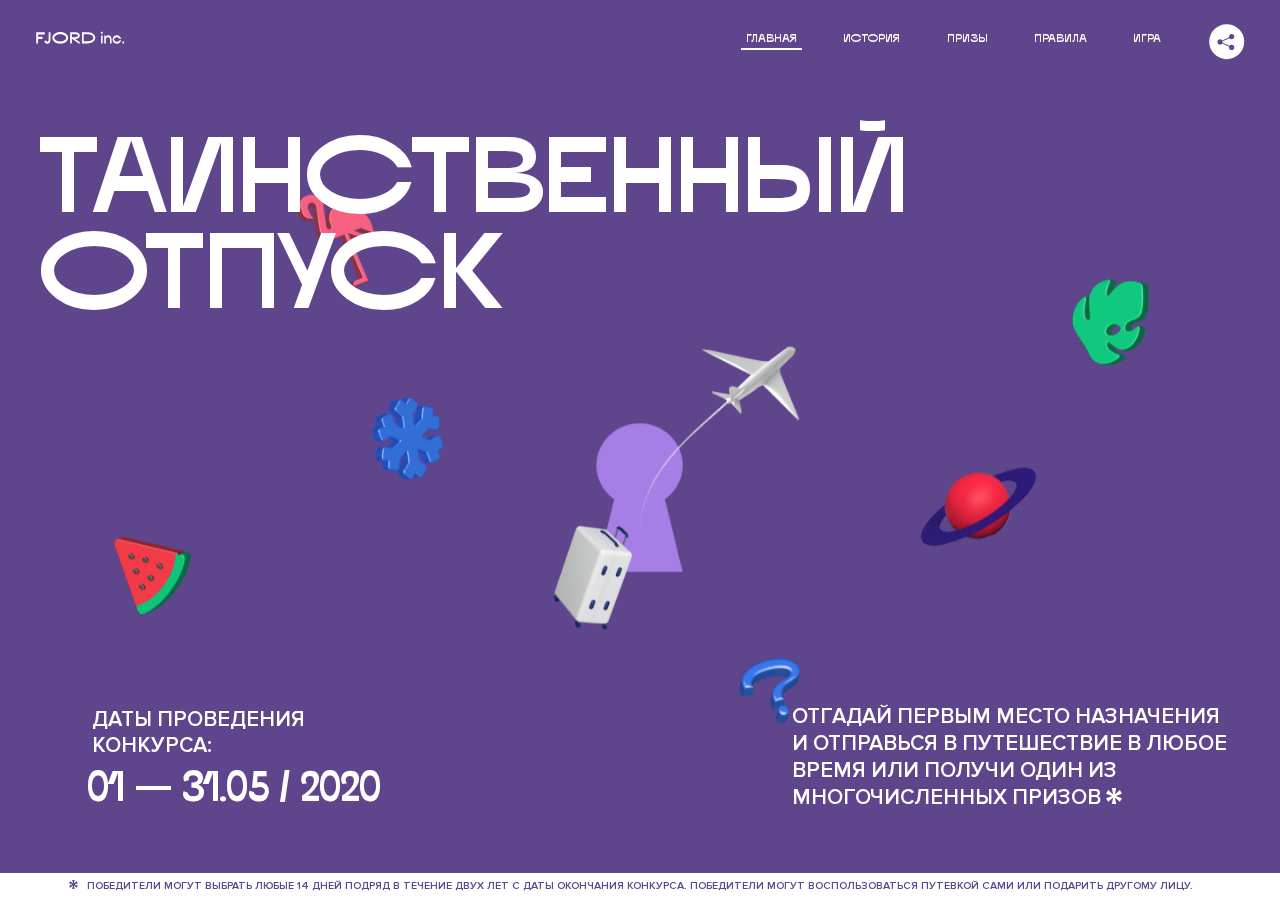
<file: 1/index.html>
<!DOCTYPE html>
<html lang="ru">
<head>
  <meta charset="UTF-8">
  <meta name="description" content="">
  <meta name="viewport" content="width=device-width, initial-scale=1.0">
  <meta http-equiv="X-UA-Compatible" content="ie=edge">
  <title>Mysterious Vacation</title>
<link href="css/style.min.css" rel="stylesheet">  <base href="https://htmlacademy-animation.github.io/845299-magic-vacation-1/1/">
</head>
<body>

  <header class="page-header js-header">
    <div class="page-header__wrapper">
      <a href="#" class="page-header__logo" aria-label="Перейти на страницу FJORD.Inc">
        <svg width="100" height="15" viewBox="0 0 100 15" fill="none" xmlns="http://www.w3.org/2000/svg">
          <path d="M0.26 1.4V14H2.276V8.906H7.334V6.44H2.276V3.848H9.872V1.4H0.26ZM12.733 14.36C15.127 14.36 16.243 12.65 16.243 9.5V1.4H14.263V8.96C14.263 11.21 13.723 11.876 12.733 11.876C11.833 11.876 11.473 11.3 11.347 10.58L9.36702 10.94C9.63702 13.046 10.663 14.36 12.733 14.36ZM18.3918 7.7C18.3918 11.372 22.3878 14.36 27.3198 14.36C32.2518 14.36 36.2478 11.372 36.2478 7.7C36.2478 4.028 32.2518 1.04 27.3198 1.04C22.3878 1.04 18.3918 4.028 18.3918 7.7ZM20.6058 7.7C20.6058 5.378 23.6118 3.524 27.3198 3.524C30.9918 3.524 33.9798 5.378 33.9798 7.7C33.9798 10.004 30.9918 11.858 27.3198 11.858C23.6118 11.858 20.6058 10.004 20.6058 7.7ZM40.403 14V8.906H40.799L49.079 14.702V12.38L44.039 8.906H44.201C47.999 8.906 49.277 7.304 49.277 5.162C49.277 3.092 47.999 1.4 44.201 1.4H38.387V14H40.403ZM43.535 3.722C45.785 3.722 47.045 4.136 47.045 5.432C47.045 6.764 45.785 7.034 43.535 7.034H40.403V3.722H43.535ZM51.6936 1.382V14H57.8676C62.7456 14 66.7236 11.534 66.7236 7.7C66.7236 3.848 62.7456 1.382 57.8676 1.382H51.6936ZM53.7096 11.624V3.722H57.5436C61.5396 3.722 64.4916 5.018 64.4916 7.7C64.4916 10.238 61.5396 11.624 57.5436 11.624H53.7096ZM73.1832 14.018H74.9832V5H73.1832V14.018ZM72.9132 1.976C72.9132 2.57 73.3992 3.092 74.0832 3.092C74.7492 3.092 75.2352 2.57 75.2352 1.976C75.2352 1.382 74.7672 0.805999 74.0832 0.805999C73.3812 0.805999 72.9132 1.382 72.9132 1.976ZM76.7867 14H78.5687V9.104C78.7487 8.006 79.5947 6.962 81.0887 6.962C82.1147 6.962 83.2667 7.448 83.2667 9.554V14H85.0487V9.014C85.0487 6.152 83.2307 4.73 81.3587 4.73C79.9187 4.73 79.0727 5.558 78.5687 6.854V5H76.7867V14ZM90.9898 14.27C93.5098 14.27 95.3818 12.506 95.7238 10.328H94.0498C93.7258 11.3 92.6998 12.02 90.9898 12.02C88.8478 12.02 87.7678 10.922 87.7678 9.59C87.7678 8.24 88.8478 6.962 90.9898 6.962C92.7538 6.962 93.7978 7.844 94.0858 8.924H95.7418C95.4358 6.71 93.6178 4.73 90.9898 4.73C88.0918 4.73 86.1298 7.124 86.1298 9.59C86.1298 12.074 88.1278 14.27 90.9898 14.27ZM97.0693 12.938C97.0693 13.658 97.5553 14.144 98.2753 14.144C98.9953 14.144 99.4813 13.658 99.4813 12.938C99.4813 12.2 98.9953 11.714 98.2753 11.714C97.5553 11.714 97.0693 12.2 97.0693 12.938Z" fill="currentColor"></path>
        </svg>
      </a>
      <button class="page-header__toggler js-menu-toggler" type="button" aria-label="Управление мобильным меню"><span>Меню</span></button>
      <nav class="page-header__nav">
        <div class="page-header__menu js-menu" id="menu">
          <ul>
            <li>
              <a class="js-menu-link active" href="#top" data-href="top">главная</a>
            </li>
            <li>
              <a class="js-menu-link" href="#story" data-href="story">история</a>
            </li>
            <li>
              <a class="js-menu-link" href="#prizes" data-href="prizes">призы</a>
            </li>
            <li>
              <a class="js-menu-link" href="#rules" data-href="rules">правила</a>
            </li>
            <li>
              <a class="js-menu-link" href="#game" data-href="game">игра</a>
            </li>
          </ul>
        </div>
        <div class="page-header__social">
          <div class="social-block js-social-block">
            <button class="social-block__toggler" aria-label="Управлять блоком с социальными кнопками">
              <svg width="26" height="22" viewBox="0 0 27 22" fill="none" xmlns="http://www.w3.org/2000/svg">
                <path d="M19.6721 7.43664C21.6273 7.43664 23.213 5.85095 23.213 3.89566C23.213 1.94037 21.6273 0.354675 19.6721 0.354675C17.7168 0.354675 16.1311 1.94037 16.1311 3.89566C16.1311 4.19968 16.1728 4.49178 16.2458 4.77345L7.21751 8.95527C6.57519 8.05214 5.52303 7.46049 4.33078 7.46049C2.37549 7.46049 0.789795 9.04618 0.789795 11.0015C0.789795 12.9568 2.37549 14.5425 4.33078 14.5425C5.52303 14.5425 6.57668 13.9508 7.21751 13.0477L16.2458 17.2295C16.1743 17.5112 16.1311 17.8033 16.1311 18.1073C16.1311 20.0626 17.7168 21.6483 19.6721 21.6483C21.6273 21.6483 23.213 20.0626 23.213 18.1073C23.213 16.152 21.6273 14.5663 19.6721 14.5663C18.4798 14.5663 17.4262 15.158 16.7853 16.0611L7.75701 11.8793C7.82854 11.5976 7.87176 11.3055 7.87176 11.0015C7.87176 10.6974 7.83003 10.4053 7.75701 10.1237L16.7853 5.94186C17.4262 6.84499 18.4783 7.43664 19.6721 7.43664Z" fill="currentColor"></path>
              </svg>
            </button>
            <ul class="social-block__list">
              <li>
                <a class="social-block__link social-block__link--fb" href="#" aria-label="Мы на Facebook">
                  <svg width="8" height="17" viewBox="0 0 8 17" fill="none" xmlns="http://www.w3.org/2000/svg">
                    <path d="M4.24646 16.9899H1.09275L1.05793 8.49828H0V5.30707H1.05793V3.81124C1.05793 1.42084 2.57654 0 5.21735 0H7.41758V3.18585H5.30841C4.28262 3.18585 4.2478 3.48582 4.2478 4.24914V5.30707H7.42964L7.16716 8.49828H4.2478V16.9899H4.24646Z" fill="currentColor"></path>
                  </svg>
                </a>
              </li>
              <li>
                <a class="social-block__link social-block__link--insta" href="#" aria-label="Мы в Instagram">
                  <svg width="15" height="15" viewBox="0 0 15 15" fill="none" xmlns="http://www.w3.org/2000/svg">
                    <path d="M11.0197 0H4.19806C2.14246 0 0.471191 1.66993 0.471191 3.72285V10.5499C0.471191 12.6082 2.14112 14.2727 4.19806 14.2727H11.0197C13.0753 14.2727 14.7466 12.6082 14.7466 10.5499V3.72285C14.7466 1.67127 13.0753 0 11.0197 0ZM11.0197 12.4849H4.19806C3.13076 12.4849 2.26432 11.6158 2.26432 10.5512V3.72419C2.26432 2.65956 3.13076 1.79715 4.19806 1.79715H11.0197C12.087 1.79715 12.9535 2.6609 12.9535 3.72419V10.5512C12.9535 11.6145 12.087 12.4849 11.0197 12.4849Z" fill="currentColor"></path>
                    <path d="M7.60887 3.11084C5.38989 3.11084 3.58203 4.9187 3.58203 7.14036C3.58203 9.35532 5.38989 11.1645 7.60887 11.1645C9.83053 11.1645 11.6357 9.35666 11.6357 7.14036C11.6357 4.9187 9.83053 3.11084 7.60887 3.11084ZM7.60887 9.36871C6.37551 9.36871 5.37784 8.37372 5.37784 7.14036C5.37784 5.90699 6.37551 4.90665 7.60887 4.90665C8.83822 4.90665 9.84259 5.90833 9.84259 7.14036C9.84392 8.37238 8.83822 9.36871 7.60887 9.36871Z" fill="currentColor"></path>
                    <path d="M11.3573 2.35962C10.8256 2.35962 10.3931 2.79752 10.3931 3.32381C10.3931 3.85546 10.8256 4.29336 11.3573 4.29336C11.8862 4.29336 12.3215 3.85546 12.3215 3.32381C12.3215 2.79752 11.8862 2.35962 11.3573 2.35962Z" fill="currentColor"></path>
                  </svg>
                </a>
              </li>
              <li>
                <a class="social-block__link social-block__link--vk" href="#" aria-label="Мы ВКонтакте">
                  <svg width="17" height="10" viewBox="0 0 17 10" fill="none" xmlns="http://www.w3.org/2000/svg">
                    <path d="M14.1234 4.9002C14.1234 4.9002 16.3623 1.72708 16.5866 0.680242C16.6595 0.312285 16.4947 0.103188 16.1069 0.103188C16.1069 0.103188 14.8193 0.103188 14.168 0.103188C13.7235 0.103188 13.5587 0.293278 13.4235 0.579768C13.4235 0.579768 12.3724 2.82553 11.0969 4.24712C10.6861 4.70333 10.4781 4.84318 10.2511 4.84318C10.0646 4.84318 9.98625 4.6911 9.98625 4.27834V0.649016C9.98625 0.147997 9.92545 0.00135496 9.5066 0.00135496H6.39628C6.15578 0.00135496 6.0085 0.134417 6.0085 0.324506C6.0085 0.801084 6.73406 0.908351 6.73406 2.20231V4.87305C6.73406 5.40529 6.70569 5.61575 6.45303 5.61575C5.78016 5.61575 4.19528 3.30618 3.30623 0.678887C3.12923 0.145282 2.93737 0 2.43475 0H0.486409C0.205373 0 0 0.190085 0 0.476576C0 0.991172 0.60666 3.40801 2.99277 6.64358C4.59927 8.8201 6.70569 10 8.60269 10C9.76196 10 10.0416 9.80312 10.0416 9.31432V7.63883C10.0416 7.22607 10.2065 7.04956 10.4429 7.04956C10.7078 7.04956 11.1847 7.13238 12.2805 8.22268C13.5843 9.47862 13.6762 10 14.3896 10H16.5676C16.7919 10 17 9.89273 17 9.52342C17 9.02919 16.3623 8.15343 15.384 7.10659C14.9801 6.56755 14.3302 5.98914 14.1248 5.72301C13.8275 5.40801 13.9154 5.23014 14.1234 4.9002Z" fill="currentColor"></path>
                  </svg>
                </a>
              </li>
            </ul>
          </div>
        </div>
      </nav>
    </div>
  </header>

  <main class="page-content">

    <section class="animation-screen"></section>

    <section class="screen screen--hidden screen--intro" id="top">
      <div class="screen__wrapper">
        <div class="intro">
          <h1 class="intro__title">Таинственный отпуск</h1>
          <div class="intro__content">
            <div class="intro__info">
              <p class="intro__label">Даты проведения конкурса:</p>
              <p class="intro__date">01 — 31.05 / 2020</p>
            </div>
            <div class="intro__message">
              <p>
                Отгадай первым место назначения и&nbsp;отправься в&nbsp;путешествие в&nbsp;любое время или получи один из многочисленных призов
                <svg width="16" height="16" viewBox="0 0 10 10" fill="none" xmlns="http://www.w3.org/2000/svg">
                  <path d="M0 6.35337L3.90271 4.99012L0 3.64663L1.34615 1.32374L4.44287 4.01073L3.67364 0H6.34615L5.57692 4.01073L8.65385 1.32374L10 3.64663L6.13405 4.99012L10 6.35337L8.65385 8.65651L5.57692 5.98927L6.34615 10H3.67364L4.44287 5.96952L1.34615 8.65651L0 6.35337Z" fill="currentColor"></path>
                </svg>
              </p>
            </div>
          </div>
        </div>
      </div>
      <div class="screen__footer js-footer">
        <button class="screen__footer-enlarge js-footer-toggler" type="button" aria-label="Показать сообщение">
          <svg width="10" height="10" viewBox="0 0 10 10" fill="none" xmlns="http://www.w3.org/2000/svg">
            <path d="M0 6.35337L3.90271 4.99012L0 3.64663L1.34615 1.32374L4.44287 4.01073L3.67364 0H6.34615L5.57692 4.01073L8.65385 1.32374L10 3.64663L6.13405 4.99012L10 6.35337L8.65385 8.65651L5.57692 5.98927L6.34615 10H3.67364L4.44287 5.96952L1.34615 8.65651L0 6.35337Z" fill="currentColor"></path>
          </svg>
        </button>
        <button class="screen__footer-collapse js-footer-toggler" type="button" aria-label="Скрыть сообщение">
          <svg width="13" height="13" viewBox="0 0 13 13" fill="none" xmlns="http://www.w3.org/2000/svg">
            <line x1="12.3536" y1="0.353553" x2="0.738349" y2="11.9688" stroke="currentColor"></line>
            <line x1="0.738319" y1="0.539925" x2="12.3535" y2="12.1551" stroke="currentColor"></line>
          </svg>
        </button>
        <div class="screen__footer-wrapper">
          <div class="screen__footer-announce">
            <p class="screen__footer-label">Даты проведения конкурса:</p>
            <p class="screen__footer-date">01 — 31.05 / 2020</p>
          </div>
          <div class="screen__footer-note">
            <p>
              <svg width="10" height="10" viewBox="0 0 10 10" fill="none" xmlns="http://www.w3.org/2000/svg">
                <path d="M0 6.35337L3.90271 4.99012L0 3.64663L1.34615 1.32374L4.44287 4.01073L3.67364 0H6.34615L5.57692 4.01073L8.65385 1.32374L10 3.64663L6.13405 4.99012L10 6.35337L8.65385 8.65651L5.57692 5.98927L6.34615 10H3.67364L4.44287 5.96952L1.34615 8.65651L0 6.35337Z" fill="currentColor"></path>
              </svg>
              <span>Победители могут выбрать любые 14 дней подряд в&nbsp;течение двух лет с&nbsp;даты окончания конкурса. Победители могут воспользоваться путевкой сами или подарить другому лицу.</span>
            </p>
          </div>
        </div>
      </div>
    </section>

    <section class="screen screen--hidden screen--story" id="story">

      <div class="slider swiper-container js-slider">

        <div class="swiper-wrapper">

          <div class="slider__item swiper-slide">
            <h2 class="slider__item-title">История</h2>
            <p class="slider__item-text">Джеймс Таргет был основателем компании &laquo;Fjord Inc.&raquo;. С&nbsp;1965 года &laquo;Fjord Inc.&raquo; прославилась надёжными и&nbsp;удобными чемоданами и&nbsp;аксессуарами для туристов.</p>
          </div>

          <div class="slider__item swiper-slide">
            <p class="slider__item-text">Когда Джеймсу было 7&nbsp;лет, в&nbsp;их&nbsp;доме гостил дядюшка и&nbsp;развлекал детей рассказами о&nbsp;своей поездке в&nbsp;место, показавшееся малышу Таргету невероятным. Тогда Джеймс решил, что однажды посетит его, но&nbsp;не&nbsp;будет рассказывать о&nbsp;мечте, пока не&nbsp;осуществит.</p>
          </div>

          <div class="slider__item swiper-slide">
            <p class="slider__item-text">Джеймс Таргет стал увлеченным путешественником. Он&nbsp;посетил 5&nbsp;континентов, 126&nbsp;стран.</p>
          </div>

          <div class="slider__item swiper-slide">
            <p class="slider__item-text">Он&nbsp;сплавлялся по&nbsp;Амазонке и&nbsp;погружался в&nbsp;пещеры Франции, медитировал в&nbsp;горах Тибета и&nbsp;пожимал руку вождя племени Акугауа.</p>
          </div>

          <div class="slider__item swiper-slide">
            <p class="slider__item-text">Из&nbsp;своих поездок Джеймс Таргет привозил идеи, как сделать свои чемоданы &laquo;Fjord Inc.&raquo; удобными и&nbsp;приспособленными к&nbsp;разным дорожным условиям.</p>
          </div>

          <div class="slider__item swiper-slide">
            <p class="slider__item-text">Всё это время Джеймс не&nbsp;оставлял идею поездки своей мечты. Однако, как только он&nbsp;брался за&nbsp;планирование, возникали препятствия, не&nbsp;позволяющие отправиться туда.</p>
          </div>

          <div class="slider__item swiper-slide">
            <p class="slider__item-text">В&nbsp;возрасте 67&nbsp;лет Джеймс Таргет попал под лавину и&nbsp;погиб. В&nbsp;своём завещании он&nbsp;поручил отправить в&nbsp;заветное путешествие трёх смельчаков, единых с&nbsp;ним духом.</p>
          </div>

          <div class="slider__item swiper-slide">
            <p class="slider__item-text">Тех, кто сможет узнать таинственное место, задавая вопросы специально обученному ИИ&nbsp;&laquo;Соне&raquo;, ждет фантастическое путешествие.</p>
          </div>
        </div>
        <div class="slider__controls">
          <button class="slider__control slider__control--prev js-control-prev" type="button" aria-label="Показать предыдущую историю">
            <svg width="12" height="22" viewBox="0 0 12 22" fill="none" xmlns="http://www.w3.org/2000/svg">
              <path d="M11 1L1 11L11 21" stroke="currentColor" stroke-width="2" stroke-linejoin="round"></path>
            </svg>
          </button>
          <button class="slider__control slider__control--next js-control-next" type="button" aria-label="Показать следующую историю">
            <svg width="12" height="22" viewBox="0 0 12 22" fill="none" xmlns="http://www.w3.org/2000/svg">
              <path d="M1 1L11 11L1 21" stroke="currentColor" stroke-width="2" stroke-linejoin="round"></path>
            </svg>
          </button>
        </div>
        <div class="slider__pagination swiper-pagination"></div>
      </div>
    </section>

    <section class="screen screen--hidden screen--prizes" id="prizes">
      <div class="screen__wrapper">
        <div class="prizes">
          <h2 class="prizes__title">ПРизы</h2>
          <div class="prizes__lead">
            <p>Найди ответ и&nbsp;получи один из&nbsp;призов:</p>
          </div>
          <ul class="prizes__list">
            <li class="prizes__item prizes__item--journeys">
              <div class="prizes__icon">
                <picture>
                  <source srcset="img/prize1-mob.svg" media="(orientation: portrait)">
                  <img src="img/prize1.svg" alt="">
                </picture>
              </div>
              <p class="prizes__desc">
                <b>3</b>
                <span>загадочных путешествия</span>
              </p>
            </li>
            <li class="prizes__item prizes__item--cases">
              <div class="prizes__icon">
                <picture>
                  <source srcset="img/prize2-mob.svg" media="(orientation: portrait)">
                  <img src="img/prize2.svg" alt="">
                </picture>
              </div>
              <p class="prizes__desc">
                <b>7</b>
                <span>надежных чемоданов</span>
              </p>
            </li>
            <li class="prizes__item prizes__item--codes">
              <div class="prizes__icon">
                <picture>
                  <source srcset="img/prize3-mob.svg" media="(orientation: portrait)">
                  <img src="img/prize3.svg" alt="">
                </picture>
              </div>
              <p class="prizes__desc">
                <b>900</b>
                <span>
                  промокодов на&nbsp;скидку 15%
                  <svg width="10" height="10" viewBox="0 0 10 10" fill="none" xmlns="http://www.w3.org/2000/svg">
                    <path d="M0 6.35337L3.90271 4.99012L0 3.64663L1.34615 1.32374L4.44287 4.01073L3.67364 0H6.34615L5.57692 4.01073L8.65385 1.32374L10 3.64663L6.13405 4.99012L10 6.35337L8.65385 8.65651L5.57692 5.98927L6.34615 10H3.67364L4.44287 5.96952L1.34615 8.65651L0 6.35337Z" fill="currentColor"></path>
                  </svg>
                </span>
              </p>
            </li>
          </ul>
        </div>
      </div>
      <div class="screen__footer js-footer">
        <button class="screen__footer-enlarge js-footer-toggler" type="button" aria-label="Показать сообщение">
          <svg width="10" height="10" viewBox="0 0 10 10" fill="none" xmlns="http://www.w3.org/2000/svg">
            <path d="M0 6.35337L3.90271 4.99012L0 3.64663L1.34615 1.32374L4.44287 4.01073L3.67364 0H6.34615L5.57692 4.01073L8.65385 1.32374L10 3.64663L6.13405 4.99012L10 6.35337L8.65385 8.65651L5.57692 5.98927L6.34615 10H3.67364L4.44287 5.96952L1.34615 8.65651L0 6.35337Z" fill="currentColor"></path>
          </svg>
        </button>
        <button class="screen__footer-collapse js-footer-toggler" type="button" aria-label="Скрыть сообщение">
          <svg width="13" height="13" viewBox="0 0 13 13" fill="none" xmlns="http://www.w3.org/2000/svg">
            <line x1="12.3536" y1="0.353553" x2="0.738349" y2="11.9688" stroke="currentColor"></line>
            <line x1="0.738319" y1="0.539925" x2="12.3535" y2="12.1551" stroke="currentColor"></line>
          </svg>
        </button>
        <div class="screen__footer-wrapper">
          <div class="screen__footer-announce">
            <p class="screen__footer-label">Даты проведения конкурса:</p>
            <p class="screen__footer-date">01 — 31.05 / 2020</p>
          </div>
          <div class="screen__footer-note">
            <p>
              <svg width="10" height="10" viewBox="0 0 10 10" fill="none" xmlns="http://www.w3.org/2000/svg">
                <path d="M0 6.35337L3.90271 4.99012L0 3.64663L1.34615 1.32374L4.44287 4.01073L3.67364 0H6.34615L5.57692 4.01073L8.65385 1.32374L10 3.64663L6.13405 4.99012L10 6.35337L8.65385 8.65651L5.57692 5.98927L6.34615 10H3.67364L4.44287 5.96952L1.34615 8.65651L0 6.35337Z" fill="currentColor"></path>
              </svg>
              <span>Скидка&nbsp;15% на&nbsp;единоразовое приобретение путёвки с&nbsp;1&nbsp;июня 2020 по&nbsp;31&nbsp;мая 2022&nbsp;года. Суммируется с&nbsp;другими акциями</span>
            </p>
          </div>
        </div>
      </div>
    </section>

    <section class="screen screen--hidden screen--rules" id="rules">
      <div class="screen__wrapper">
        <div class="rules">
          <h2 class="rules__title">Правила</h2>
          <div class="rules__lead">
            <p>Для того чтобы получить наследство Джеймса Таргета, тебе нужно выведать у&nbsp;&laquo;Сони&raquo;, куда предстоит отправиться тебе в&nbsp;случае победы</p>
          </div>
          <ol class="rules__list">
            <li class="rules__item">
              <p>Тебе отводится <br>5&nbsp;минут</p>
            </li>
            <li class="rules__item">
              <p>Задавай любые вопросы в&nbsp;текстовом поле</p>
            </li>
            <li class="rules__item">
              <p>Нажимай кнопку &laquo;Узнать&raquo;, чтобы получить ответ</p>
            </li>
            <li class="rules__item">
              <p>&laquo;Соня&raquo; может отвечать только&nbsp;Да или Нет</p>
            </li>
          </ol>
          <a href="#game" class="rules__link btn">Погнали!</a>
        </div>
      </div>
      <div class="screen__disclaimer">
        <div class="disclaimer">
          <ul>
            <li>
              <a href="#">Правовая информация</a>
            </li>
            <li>
              <a href="#">Подробные правила</a>
            </li>
          </ul>
        </div>
      </div>
    </section>

    <section class="screen screen--hidden screen--game" id="game">
      <div class="screen__wrapper">
        <div class="game">
          <div class="game__header">
            <h2 class="game__title">Игра</h2>
            <div class="game__counter">
              <span>05</span>:<span>00</span>
            </div>
          </div>
          <div class="game__body">
            <div class="chat">
              <div class="chat__body js-chat">
                <ul class="chat__list" id="messages"></ul>
              </div>
              <div class="chat__footer">
                <form action="#" method="post" class="form" id="message-form">
                  <label for="message-field" class="visually-hidden">Поле для ввода вопроса</label>
                  <input type="text" class="form__field" id="message-field" placeholder="задай вопрос">
                  <button class="form__button btn">
                    Узнать
                    <svg width="18" height="19" viewBox="0 0 18 19" fill="none" xmlns="http://www.w3.org/2000/svg">
                      <path stroke="currentColor" stroke-width="2" d="M9 19V1"></path>
                      <path d="M1 9l8-8 8 8" stroke="currentColor" stroke-width="2" stroke-linejoin="round"></path>
                    </svg>
                  </button>
                </form>
              </div>
            </div>
          </div>
          <!-- временные кнопки для показа результата -->
          <div class="game__buttons">
            <button class="game__button btn js-show-result" type="button" data-target="result">Положительный результат</button>
            <button class="game__button btn js-show-result" type="button" data-target="result2">Положительный результат - 2</button>
            <button class="game__button btn js-show-result" type="button" data-target="result3">Отрицательный результат</button>
          </div>
        </div>
      </div>
    </section>

    <section class="screen screen--hidden screen--result" id="result">
      <div class="screen__wrapper">
        <div class="result result--trip">
          <div class="result__image">
            <picture>
              <source srcset="img/result1-mob.png 1x, img/result1-mob@2x.png 2x" media="(max-width: 768px) and (orientation: portrait)">
              <img src="img/result1.png" srcset="img/result1@2x.png 2x" alt="">
            </picture>
          </div>
          <h2 class="result__title">
            <span class="visually-hidden">ПОбеда!</span>
            <svg xmlns="http://www.w3.org/2000/svg" viewBox="0 0 568.85 109.24">
              <path d="M16,24.44V92H2.6V8H75V92H61.52V24.44H16Z" transform="translate(-2.1 -1.5)" fill="none" stroke="currentColor"></path>
              <path d="M148.76,5.6c32.88,0,59.52,19.92,59.52,44.4s-26.64,44.4-59.52,44.4S89.24,74.48,89.24,50,115.88,5.6,148.76,5.6Zm0,72.12c24.48,0,44.4-12.36,44.4-27.72s-19.92-27.84-44.4-27.84C124,22.16,104,34.52,104,50S124,77.72,148.76,77.72Z" transform="translate(-2.1 -1.5)" fill="none" stroke="currentColor"></path>
              <path d="M287.36,8V24.44H236v14.4h25.32c25.44,0,34,11.16,34,26.52,0,15.6-8.52,26.64-34,26.64H222.56V8h64.8ZM256.88,76.52c15.12,0,23.52-2,23.52-11.52S272,54.44,256.88,54.44H236V76.52h20.88Z" transform="translate(-2.1 -1.5)" fill="none" stroke="currentColor"></path>
              <path d="M371.47,8V24.44H320.84V41.6h33.6V58h-33.6V75.56h50.64V92H307.4V8h64.08Z" transform="translate(-2.1 -1.5)" fill="none" stroke="currentColor"></path>
              <path d="M382.39,110.24V75.56h7.44c4.56-4.68,7.8-18.36,8.76-56L399,8h48.6V75.56h10v34.68H442.87V92H397v18.24H382.39Zm51.72-34.68V24.44H411.55v3.12c-0.48,22.44-3.24,37.68-7.2,48h29.76Z" transform="translate(-2.1 -1.5)" fill="none" stroke="currentColor"></path>
              <path d="M463.75,92l28-84h27.12l28.08,84H533.47l-7.8-23.52h-37.8L480.07,92H463.75Zm56.64-40L507,11.84,493.51,52h26.88Z" transform="translate(-2.1 -1.5)" fill="none" stroke="currentColor"></path>
              <path d="M554.12,70.4L555.55,2H569l1.44,68.4H554.12Zm8.28,6.36c4.8,0,8,3.24,8,8.16a8,8,0,1,1-16.08,0C554.35,80,557.59,76.76,562.39,76.76Z" transform="translate(-2.1 -1.5)" fill="none" stroke="currentColor"></path>
            </svg>
          </h2>
          <div class="result__text">
            <p>ты&nbsp;отправляешься в&nbsp;Арктику!</p>
          </div>
          <div class="result__form">
            <form action="#" method="post" class="form form--result">
              <label for="email-field" class="form__label">зарегистрируй результат</label>
              <input type="email" class="form__field" id="email-field" placeholder="e-mail для регистации результата и получения приза" required="">
              <button class="form__button btn">
                отправить
                <svg width="18" height="19" viewBox="0 0 18 19" fill="none" xmlns="http://www.w3.org/2000/svg">
                  <path stroke="currentColor" stroke-width="2" d="M9 19V1"></path>
                  <path d="M1 9l8-8 8 8" stroke="currentColor" stroke-width="2" stroke-linejoin="round"></path>
                </svg>
              </button>
            </form>
          </div>
        </div>
      </div>
    </section>

    <section class="screen screen--hidden screen--result" id="result2">
      <div class="screen__wrapper">
        <div class="result result--prize">
          <div class="result__image">
            <picture>
              <source srcset="img/result2-mob.png 1x, img/result2-mob@2x.png 2x" media="(max-width: 768px) and (orientation: portrait)">
              <img src="img/result2.png" srcset="img/result2@2x.png 2x" alt="">
            </picture>
          </div>
          <h2 class="result__title">
            <span class="visually-hidden">ПОбеда!</span>
            <svg xmlns="http://www.w3.org/2000/svg" viewBox="0 0 568.85 109.24">
              <path d="M16,24.44V92H2.6V8H75V92H61.52V24.44H16Z" transform="translate(-2.1 -1.5)" fill="none" stroke="currentColor"></path>
              <path d="M148.76,5.6c32.88,0,59.52,19.92,59.52,44.4s-26.64,44.4-59.52,44.4S89.24,74.48,89.24,50,115.88,5.6,148.76,5.6Zm0,72.12c24.48,0,44.4-12.36,44.4-27.72s-19.92-27.84-44.4-27.84C124,22.16,104,34.52,104,50S124,77.72,148.76,77.72Z" transform="translate(-2.1 -1.5)" fill="none" stroke="currentColor"></path>
              <path d="M287.36,8V24.44H236v14.4h25.32c25.44,0,34,11.16,34,26.52,0,15.6-8.52,26.64-34,26.64H222.56V8h64.8ZM256.88,76.52c15.12,0,23.52-2,23.52-11.52S272,54.44,256.88,54.44H236V76.52h20.88Z" transform="translate(-2.1 -1.5)" fill="none" stroke="currentColor"></path>
              <path d="M371.47,8V24.44H320.84V41.6h33.6V58h-33.6V75.56h50.64V92H307.4V8h64.08Z" transform="translate(-2.1 -1.5)" fill="none" stroke="currentColor"></path>
              <path d="M382.39,110.24V75.56h7.44c4.56-4.68,7.8-18.36,8.76-56L399,8h48.6V75.56h10v34.68H442.87V92H397v18.24H382.39Zm51.72-34.68V24.44H411.55v3.12c-0.48,22.44-3.24,37.68-7.2,48h29.76Z" transform="translate(-2.1 -1.5)" fill="none" stroke="currentColor"></path>
              <path d="M463.75,92l28-84h27.12l28.08,84H533.47l-7.8-23.52h-37.8L480.07,92H463.75Zm56.64-40L507,11.84,493.51,52h26.88Z" transform="translate(-2.1 -1.5)" fill="none" stroke="currentColor"></path>
              <path d="M554.12,70.4L555.55,2H569l1.44,68.4H554.12Zm8.28,6.36c4.8,0,8,3.24,8,8.16a8,8,0,1,1-16.08,0C554.35,80,557.59,76.76,562.39,76.76Z" transform="translate(-2.1 -1.5)" fill="none" stroke="currentColor"></path>
            </svg>
          </h2>
          <div class="result__text">
            <p>чемодан &laquo;Fjord&nbsp;Inc.&raquo;&nbsp;твой</p>
          </div>
          <div class="result__form">
            <form action="#" method="post" class="form form--result">
              <label for="email-field2" class="form__label">зарегистрируй результат</label>
              <input type="email" class="form__field" id="email-field2" placeholder="e-mail для регистации результата и получения приза" required="">
              <button class="form__button btn">
                отправить
                <svg width="18" height="19" viewBox="0 0 18 19" fill="none" xmlns="http://www.w3.org/2000/svg">
                  <path stroke="currentColor" stroke-width="2" d="M9 19V1"></path>
                  <path d="M1 9l8-8 8 8" stroke="currentColor" stroke-width="2" stroke-linejoin="round"></path>
                </svg>
              </button>
            </form>
          </div>
        </div>
      </div>
    </section>

    <section class="screen screen--hidden screen--result" id="result3">
      <div class="screen__wrapper">
        <div class="result result--negative">
          <div class="result__image">
            <picture>
              <source srcset="img/result3-mob.png 1x, img/result3-mob@2x.png 2x" media="(max-width: 768px) and (orientation: portrait)">
              <img src="img/result3.png" srcset="img/result3@2x.png 2x" alt="">
            </picture>
          </div>
          <h2 class="result__title">
            <span class="visually-hidden">Не угадал!</span>
            <svg xmlns="http://www.w3.org/2000/svg" viewBox="0 0 660.77 109.24">
              <path d="M2.66,92V8H16.1V42.2H53.3V8H66.74V92H53.3V58.64H16.1V92H2.66Z" transform="translate(-2.16 -1.5)" fill="none" stroke="currentColor"></path>
              <path d="M147.62,8V24.44H97V41.6h33.6V58H97V75.56h50.64V92H83.54V8h64.08Z" transform="translate(-2.16 -1.5)" fill="none" stroke="currentColor"></path>
              <path d="M199.22,8l20.52,42.36L235.34,8h16.44l-31,84H204.38l9.48-25.92L185.78,8h13.44Z" transform="translate(-2.16 -1.5)" fill="none" stroke="currentColor"></path>
              <path d="M273.74,24.44V92H260.3V8h50.16V24.44H273.74Z" transform="translate(-2.16 -1.5)" fill="none" stroke="currentColor"></path>
              <path d="M307.1,92l28-84h27.12l28.08,84H376.82L369,68.48h-37.8L323.42,92H307.1Zm56.64-40L350.3,11.84,336.86,52h26.88Z" transform="translate(-2.16 -1.5)" fill="none" stroke="currentColor"></path>
              <path d="M396.38,110.24V75.56h7.44c4.56-4.68,7.8-18.36,8.76-56L412.94,8h48.6V75.56h10v34.68H456.86V92H411v18.24H396.38ZM448.1,75.56V24.44H425.54v3.12c-0.48,22.44-3.24,37.68-7.2,48H448.1Z" transform="translate(-2.16 -1.5)" fill="none" stroke="currentColor"></path>
              <path d="M477.74,92l28-84h27.12L560.9,92H547.46l-7.8-23.52h-37.8L494.06,92H477.74Zm56.64-40-13.44-40.2L507.5,52h26.88Z" transform="translate(-2.16 -1.5)" fill="none" stroke="currentColor"></path>
              <path d="M568.7,76.88a13.77,13.77,0,0,0,5,1c6.6,0,10.44-6.24,12-58.32L586.22,8h46.2V92H619V24.44H598.82l-0.12,3.12C597.14,81,589,94.4,573.74,94.4a28.55,28.55,0,0,1-6.72-.84Z" transform="translate(-2.16 -1.5)" fill="none" stroke="currentColor"></path>
              <path d="M646.1,70.4L647.54,2H661l1.44,68.4H646.1Zm8.28,6.36c4.8,0,8,3.24,8,8.16a8,8,0,0,1-16.08,0C646.34,80,649.58,76.76,654.38,76.76Z" transform="translate(-2.16 -1.5)" fill="none" stroke="currentColor"></path>
            </svg>
          </h2>
          <button class="result__button js-play" type="button">
            не сдавайся!
            <span>
              <svg width="27" height="22" viewBox="0 0 27 22" fill="none" xmlns="http://www.w3.org/2000/svg">
                <path d="M10.6899 1.47998C5.42992 1.47998 1.16992 5.73998 1.16992 11C1.16992 16.26 5.42992 20.52 10.6899 20.52C15.9499 20.52 20.2099 16.26 20.2099 11V7.13998" stroke="currentColor" stroke-width="2" stroke-miterlimit="10"></path>
                <path d="M15.1099 12.5099L20.1499 7.13989L25.3099 12.6299" stroke="currentColor" stroke-width="2" stroke-miterlimit="10" stroke-linejoin="round"></path>
              </svg>
            </span>
          </button>
        </div>
      </div>
    </section>

  </main>

<script src="js/script.js"></script></body>
</html>
</file>
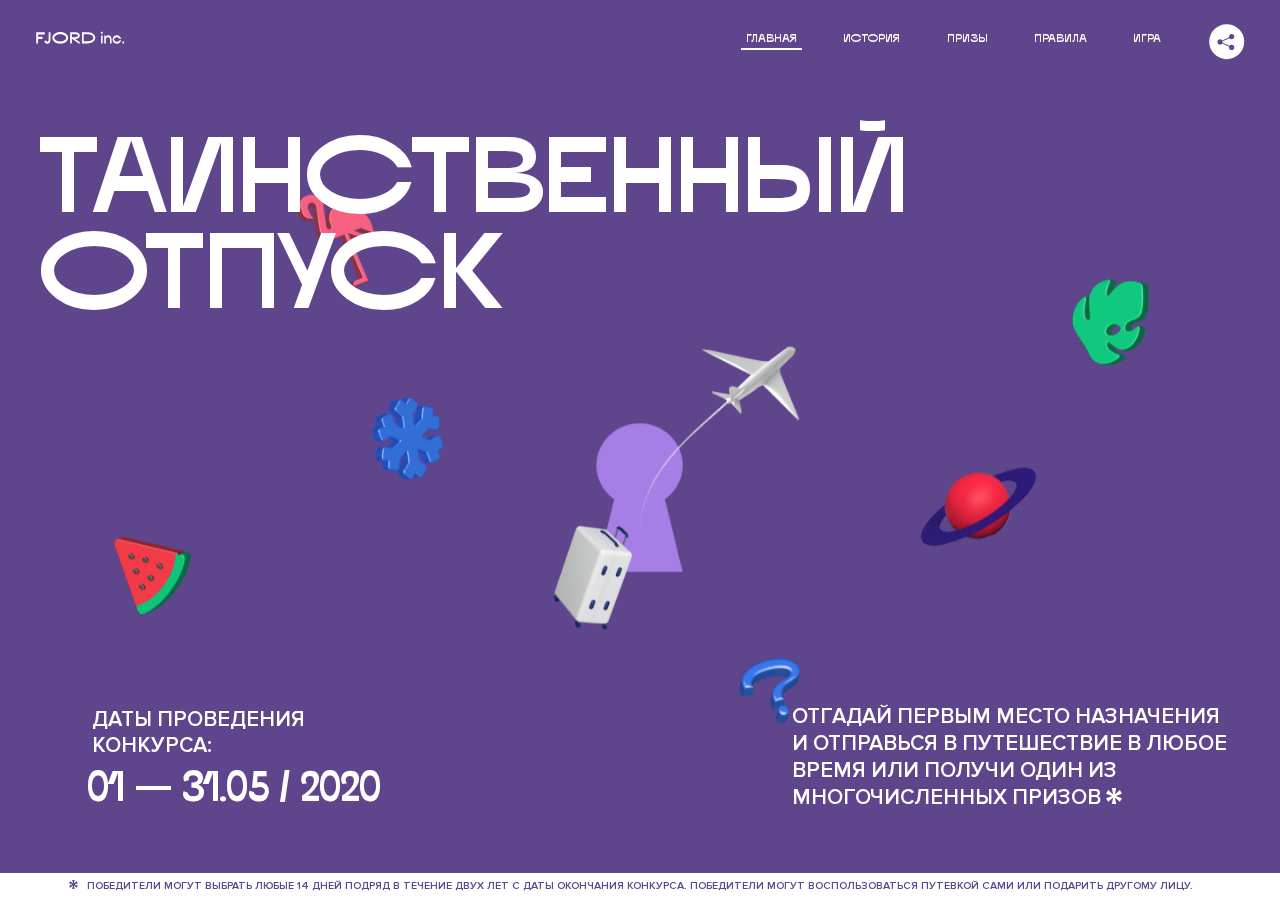
<file: 2/index.html>
<!DOCTYPE html>
<html lang="ru">
<head>
  <meta charset="UTF-8">
  <meta name="description" content="">
  <meta name="viewport" content="width=device-width, initial-scale=1.0">
  <meta http-equiv="X-UA-Compatible" content="ie=edge">
  <title>Mysterious Vacation</title>
<link href="css/style.min.css" rel="stylesheet">  <base href="https://htmlacademy-animation.github.io/845299-magic-vacation-1/2/">
</head>
<body>

  <header class="page-header js-header">
    <div class="page-header__wrapper">
      <a href="#" class="page-header__logo" aria-label="Перейти на страницу FJORD.Inc">
        <svg width="100" height="15" viewBox="0 0 100 15" fill="none" xmlns="http://www.w3.org/2000/svg">
          <path d="M0.26 1.4V14H2.276V8.906H7.334V6.44H2.276V3.848H9.872V1.4H0.26ZM12.733 14.36C15.127 14.36 16.243 12.65 16.243 9.5V1.4H14.263V8.96C14.263 11.21 13.723 11.876 12.733 11.876C11.833 11.876 11.473 11.3 11.347 10.58L9.36702 10.94C9.63702 13.046 10.663 14.36 12.733 14.36ZM18.3918 7.7C18.3918 11.372 22.3878 14.36 27.3198 14.36C32.2518 14.36 36.2478 11.372 36.2478 7.7C36.2478 4.028 32.2518 1.04 27.3198 1.04C22.3878 1.04 18.3918 4.028 18.3918 7.7ZM20.6058 7.7C20.6058 5.378 23.6118 3.524 27.3198 3.524C30.9918 3.524 33.9798 5.378 33.9798 7.7C33.9798 10.004 30.9918 11.858 27.3198 11.858C23.6118 11.858 20.6058 10.004 20.6058 7.7ZM40.403 14V8.906H40.799L49.079 14.702V12.38L44.039 8.906H44.201C47.999 8.906 49.277 7.304 49.277 5.162C49.277 3.092 47.999 1.4 44.201 1.4H38.387V14H40.403ZM43.535 3.722C45.785 3.722 47.045 4.136 47.045 5.432C47.045 6.764 45.785 7.034 43.535 7.034H40.403V3.722H43.535ZM51.6936 1.382V14H57.8676C62.7456 14 66.7236 11.534 66.7236 7.7C66.7236 3.848 62.7456 1.382 57.8676 1.382H51.6936ZM53.7096 11.624V3.722H57.5436C61.5396 3.722 64.4916 5.018 64.4916 7.7C64.4916 10.238 61.5396 11.624 57.5436 11.624H53.7096ZM73.1832 14.018H74.9832V5H73.1832V14.018ZM72.9132 1.976C72.9132 2.57 73.3992 3.092 74.0832 3.092C74.7492 3.092 75.2352 2.57 75.2352 1.976C75.2352 1.382 74.7672 0.805999 74.0832 0.805999C73.3812 0.805999 72.9132 1.382 72.9132 1.976ZM76.7867 14H78.5687V9.104C78.7487 8.006 79.5947 6.962 81.0887 6.962C82.1147 6.962 83.2667 7.448 83.2667 9.554V14H85.0487V9.014C85.0487 6.152 83.2307 4.73 81.3587 4.73C79.9187 4.73 79.0727 5.558 78.5687 6.854V5H76.7867V14ZM90.9898 14.27C93.5098 14.27 95.3818 12.506 95.7238 10.328H94.0498C93.7258 11.3 92.6998 12.02 90.9898 12.02C88.8478 12.02 87.7678 10.922 87.7678 9.59C87.7678 8.24 88.8478 6.962 90.9898 6.962C92.7538 6.962 93.7978 7.844 94.0858 8.924H95.7418C95.4358 6.71 93.6178 4.73 90.9898 4.73C88.0918 4.73 86.1298 7.124 86.1298 9.59C86.1298 12.074 88.1278 14.27 90.9898 14.27ZM97.0693 12.938C97.0693 13.658 97.5553 14.144 98.2753 14.144C98.9953 14.144 99.4813 13.658 99.4813 12.938C99.4813 12.2 98.9953 11.714 98.2753 11.714C97.5553 11.714 97.0693 12.2 97.0693 12.938Z" fill="currentColor"></path>
        </svg>
      </a>
      <button class="page-header__toggler js-menu-toggler" type="button" aria-label="Управление мобильным меню"><span>Меню</span></button>
      <nav class="page-header__nav">
        <div class="page-header__menu js-menu" id="menu">
          <ul>
            <li>
              <a class="js-menu-link active" href="#top" data-href="top">главная</a>
            </li>
            <li>
              <a class="js-menu-link" href="#story" data-href="story">история</a>
            </li>
            <li>
              <a class="js-menu-link" href="#prizes" data-href="prizes">призы</a>
            </li>
            <li>
              <a class="js-menu-link" href="#rules" data-href="rules">правила</a>
            </li>
            <li>
              <a class="js-menu-link" href="#game" data-href="game">игра</a>
            </li>
          </ul>
        </div>
        <div class="page-header__social">
          <div class="social-block js-social-block">
            <button class="social-block__toggler" aria-label="Управлять блоком с социальными кнопками">
              <svg width="26" height="22" viewBox="0 0 27 22" fill="none" xmlns="http://www.w3.org/2000/svg">
                <path d="M19.6721 7.43664C21.6273 7.43664 23.213 5.85095 23.213 3.89566C23.213 1.94037 21.6273 0.354675 19.6721 0.354675C17.7168 0.354675 16.1311 1.94037 16.1311 3.89566C16.1311 4.19968 16.1728 4.49178 16.2458 4.77345L7.21751 8.95527C6.57519 8.05214 5.52303 7.46049 4.33078 7.46049C2.37549 7.46049 0.789795 9.04618 0.789795 11.0015C0.789795 12.9568 2.37549 14.5425 4.33078 14.5425C5.52303 14.5425 6.57668 13.9508 7.21751 13.0477L16.2458 17.2295C16.1743 17.5112 16.1311 17.8033 16.1311 18.1073C16.1311 20.0626 17.7168 21.6483 19.6721 21.6483C21.6273 21.6483 23.213 20.0626 23.213 18.1073C23.213 16.152 21.6273 14.5663 19.6721 14.5663C18.4798 14.5663 17.4262 15.158 16.7853 16.0611L7.75701 11.8793C7.82854 11.5976 7.87176 11.3055 7.87176 11.0015C7.87176 10.6974 7.83003 10.4053 7.75701 10.1237L16.7853 5.94186C17.4262 6.84499 18.4783 7.43664 19.6721 7.43664Z" fill="currentColor"></path>
              </svg>
            </button>
            <ul class="social-block__list">
              <li>
                <a class="social-block__link social-block__link--fb" href="#" aria-label="Мы на Facebook">
                  <svg width="8" height="17" viewBox="0 0 8 17" fill="none" xmlns="http://www.w3.org/2000/svg">
                    <path d="M4.24646 16.9899H1.09275L1.05793 8.49828H0V5.30707H1.05793V3.81124C1.05793 1.42084 2.57654 0 5.21735 0H7.41758V3.18585H5.30841C4.28262 3.18585 4.2478 3.48582 4.2478 4.24914V5.30707H7.42964L7.16716 8.49828H4.2478V16.9899H4.24646Z" fill="currentColor"></path>
                  </svg>
                </a>
              </li>
              <li>
                <a class="social-block__link social-block__link--insta" href="#" aria-label="Мы в Instagram">
                  <svg width="15" height="15" viewBox="0 0 15 15" fill="none" xmlns="http://www.w3.org/2000/svg">
                    <path d="M11.0197 0H4.19806C2.14246 0 0.471191 1.66993 0.471191 3.72285V10.5499C0.471191 12.6082 2.14112 14.2727 4.19806 14.2727H11.0197C13.0753 14.2727 14.7466 12.6082 14.7466 10.5499V3.72285C14.7466 1.67127 13.0753 0 11.0197 0ZM11.0197 12.4849H4.19806C3.13076 12.4849 2.26432 11.6158 2.26432 10.5512V3.72419C2.26432 2.65956 3.13076 1.79715 4.19806 1.79715H11.0197C12.087 1.79715 12.9535 2.6609 12.9535 3.72419V10.5512C12.9535 11.6145 12.087 12.4849 11.0197 12.4849Z" fill="currentColor"></path>
                    <path d="M7.60887 3.11084C5.38989 3.11084 3.58203 4.9187 3.58203 7.14036C3.58203 9.35532 5.38989 11.1645 7.60887 11.1645C9.83053 11.1645 11.6357 9.35666 11.6357 7.14036C11.6357 4.9187 9.83053 3.11084 7.60887 3.11084ZM7.60887 9.36871C6.37551 9.36871 5.37784 8.37372 5.37784 7.14036C5.37784 5.90699 6.37551 4.90665 7.60887 4.90665C8.83822 4.90665 9.84259 5.90833 9.84259 7.14036C9.84392 8.37238 8.83822 9.36871 7.60887 9.36871Z" fill="currentColor"></path>
                    <path d="M11.3573 2.35962C10.8256 2.35962 10.3931 2.79752 10.3931 3.32381C10.3931 3.85546 10.8256 4.29336 11.3573 4.29336C11.8862 4.29336 12.3215 3.85546 12.3215 3.32381C12.3215 2.79752 11.8862 2.35962 11.3573 2.35962Z" fill="currentColor"></path>
                  </svg>
                </a>
              </li>
              <li>
                <a class="social-block__link social-block__link--vk" href="#" aria-label="Мы ВКонтакте">
                  <svg width="17" height="10" viewBox="0 0 17 10" fill="none" xmlns="http://www.w3.org/2000/svg">
                    <path d="M14.1234 4.9002C14.1234 4.9002 16.3623 1.72708 16.5866 0.680242C16.6595 0.312285 16.4947 0.103188 16.1069 0.103188C16.1069 0.103188 14.8193 0.103188 14.168 0.103188C13.7235 0.103188 13.5587 0.293278 13.4235 0.579768C13.4235 0.579768 12.3724 2.82553 11.0969 4.24712C10.6861 4.70333 10.4781 4.84318 10.2511 4.84318C10.0646 4.84318 9.98625 4.6911 9.98625 4.27834V0.649016C9.98625 0.147997 9.92545 0.00135496 9.5066 0.00135496H6.39628C6.15578 0.00135496 6.0085 0.134417 6.0085 0.324506C6.0085 0.801084 6.73406 0.908351 6.73406 2.20231V4.87305C6.73406 5.40529 6.70569 5.61575 6.45303 5.61575C5.78016 5.61575 4.19528 3.30618 3.30623 0.678887C3.12923 0.145282 2.93737 0 2.43475 0H0.486409C0.205373 0 0 0.190085 0 0.476576C0 0.991172 0.60666 3.40801 2.99277 6.64358C4.59927 8.8201 6.70569 10 8.60269 10C9.76196 10 10.0416 9.80312 10.0416 9.31432V7.63883C10.0416 7.22607 10.2065 7.04956 10.4429 7.04956C10.7078 7.04956 11.1847 7.13238 12.2805 8.22268C13.5843 9.47862 13.6762 10 14.3896 10H16.5676C16.7919 10 17 9.89273 17 9.52342C17 9.02919 16.3623 8.15343 15.384 7.10659C14.9801 6.56755 14.3302 5.98914 14.1248 5.72301C13.8275 5.40801 13.9154 5.23014 14.1234 4.9002Z" fill="currentColor"></path>
                  </svg>
                </a>
              </li>
            </ul>
          </div>
        </div>
      </nav>
    </div>
  </header>

  <main class="page-content">

    <section class="animation-screen"></section>

    <section class="screen screen--hidden screen--intro" id="top">
      <div class="screen__wrapper">
        <div class="intro">
          <h1 class="intro__title">Таинственный отпуск</h1>
          <div class="intro__content">
            <div class="intro__info">
              <p class="intro__label">Даты проведения конкурса:</p>
              <p class="intro__date">01 — 31.05 / 2020</p>
            </div>
            <div class="intro__message">
              <p>
                Отгадай первым место назначения и&nbsp;отправься в&nbsp;путешествие в&nbsp;любое время или получи один из многочисленных призов
                <svg width="16" height="16" viewBox="0 0 10 10" fill="none" xmlns="http://www.w3.org/2000/svg">
                  <path d="M0 6.35337L3.90271 4.99012L0 3.64663L1.34615 1.32374L4.44287 4.01073L3.67364 0H6.34615L5.57692 4.01073L8.65385 1.32374L10 3.64663L6.13405 4.99012L10 6.35337L8.65385 8.65651L5.57692 5.98927L6.34615 10H3.67364L4.44287 5.96952L1.34615 8.65651L0 6.35337Z" fill="currentColor"></path>
                </svg>
              </p>
            </div>
          </div>
        </div>
      </div>
      <div class="screen__footer js-footer">
        <button class="screen__footer-enlarge js-footer-toggler" type="button" aria-label="Показать сообщение">
          <svg width="10" height="10" viewBox="0 0 10 10" fill="none" xmlns="http://www.w3.org/2000/svg">
            <path d="M0 6.35337L3.90271 4.99012L0 3.64663L1.34615 1.32374L4.44287 4.01073L3.67364 0H6.34615L5.57692 4.01073L8.65385 1.32374L10 3.64663L6.13405 4.99012L10 6.35337L8.65385 8.65651L5.57692 5.98927L6.34615 10H3.67364L4.44287 5.96952L1.34615 8.65651L0 6.35337Z" fill="currentColor"></path>
          </svg>
        </button>
        <button class="screen__footer-collapse js-footer-toggler" type="button" aria-label="Скрыть сообщение">
          <svg width="13" height="13" viewBox="0 0 13 13" fill="none" xmlns="http://www.w3.org/2000/svg">
            <line x1="12.3536" y1="0.353553" x2="0.738349" y2="11.9688" stroke="currentColor"></line>
            <line x1="0.738319" y1="0.539925" x2="12.3535" y2="12.1551" stroke="currentColor"></line>
          </svg>
        </button>
        <div class="screen__footer-wrapper">
          <div class="screen__footer-announce">
            <p class="screen__footer-label">Даты проведения конкурса:</p>
            <p class="screen__footer-date">01 — 31.05 / 2020</p>
          </div>
          <div class="screen__footer-note">
            <p>
              <svg width="10" height="10" viewBox="0 0 10 10" fill="none" xmlns="http://www.w3.org/2000/svg">
                <path d="M0 6.35337L3.90271 4.99012L0 3.64663L1.34615 1.32374L4.44287 4.01073L3.67364 0H6.34615L5.57692 4.01073L8.65385 1.32374L10 3.64663L6.13405 4.99012L10 6.35337L8.65385 8.65651L5.57692 5.98927L6.34615 10H3.67364L4.44287 5.96952L1.34615 8.65651L0 6.35337Z" fill="currentColor"></path>
              </svg>
              <span>Победители могут выбрать любые 14 дней подряд в&nbsp;течение двух лет с&nbsp;даты окончания конкурса. Победители могут воспользоваться путевкой сами или подарить другому лицу.</span>
            </p>
          </div>
        </div>
      </div>
    </section>

    <section class="screen screen--hidden screen--story" id="story">

      <div class="slider swiper-container js-slider">

        <div class="swiper-wrapper">

          <div class="slider__item swiper-slide">
            <h2 class="slider__item-title">История</h2>
            <p class="slider__item-text">Джеймс Таргет был основателем компании &laquo;Fjord Inc.&raquo;. С&nbsp;1965 года &laquo;Fjord Inc.&raquo; прославилась надёжными и&nbsp;удобными чемоданами и&nbsp;аксессуарами для туристов.</p>
          </div>

          <div class="slider__item swiper-slide">
            <p class="slider__item-text">Когда Джеймсу было 7&nbsp;лет, в&nbsp;их&nbsp;доме гостил дядюшка и&nbsp;развлекал детей рассказами о&nbsp;своей поездке в&nbsp;место, показавшееся малышу Таргету невероятным. Тогда Джеймс решил, что однажды посетит его, но&nbsp;не&nbsp;будет рассказывать о&nbsp;мечте, пока не&nbsp;осуществит.</p>
          </div>

          <div class="slider__item swiper-slide">
            <p class="slider__item-text">Джеймс Таргет стал увлеченным путешественником. Он&nbsp;посетил 5&nbsp;континентов, 126&nbsp;стран.</p>
          </div>

          <div class="slider__item swiper-slide">
            <p class="slider__item-text">Он&nbsp;сплавлялся по&nbsp;Амазонке и&nbsp;погружался в&nbsp;пещеры Франции, медитировал в&nbsp;горах Тибета и&nbsp;пожимал руку вождя племени Акугауа.</p>
          </div>

          <div class="slider__item swiper-slide">
            <p class="slider__item-text">Из&nbsp;своих поездок Джеймс Таргет привозил идеи, как сделать свои чемоданы &laquo;Fjord Inc.&raquo; удобными и&nbsp;приспособленными к&nbsp;разным дорожным условиям.</p>
          </div>

          <div class="slider__item swiper-slide">
            <p class="slider__item-text">Всё это время Джеймс не&nbsp;оставлял идею поездки своей мечты. Однако, как только он&nbsp;брался за&nbsp;планирование, возникали препятствия, не&nbsp;позволяющие отправиться туда.</p>
          </div>

          <div class="slider__item swiper-slide">
            <p class="slider__item-text">В&nbsp;возрасте 67&nbsp;лет Джеймс Таргет попал под лавину и&nbsp;погиб. В&nbsp;своём завещании он&nbsp;поручил отправить в&nbsp;заветное путешествие трёх смельчаков, единых с&nbsp;ним духом.</p>
          </div>

          <div class="slider__item swiper-slide">
            <p class="slider__item-text">Тех, кто сможет узнать таинственное место, задавая вопросы специально обученному ИИ&nbsp;&laquo;Соне&raquo;, ждет фантастическое путешествие.</p>
          </div>
        </div>
        <div class="slider__controls">
          <button class="slider__control slider__control--prev js-control-prev" type="button" aria-label="Показать предыдущую историю">
            <svg width="12" height="22" viewBox="0 0 12 22" fill="none" xmlns="http://www.w3.org/2000/svg">
              <path d="M11 1L1 11L11 21" stroke="currentColor" stroke-width="2" stroke-linejoin="round"></path>
            </svg>
          </button>
          <button class="slider__control slider__control--next js-control-next" type="button" aria-label="Показать следующую историю">
            <svg width="12" height="22" viewBox="0 0 12 22" fill="none" xmlns="http://www.w3.org/2000/svg">
              <path d="M1 1L11 11L1 21" stroke="currentColor" stroke-width="2" stroke-linejoin="round"></path>
            </svg>
          </button>
        </div>
        <div class="slider__pagination swiper-pagination"></div>
      </div>
    </section>

    <section class="screen screen--hidden screen--prizes" id="prizes">
      <div class="screen__wrapper">
        <div class="prizes">
          <h2 class="prizes__title">ПРизы</h2>
          <div class="prizes__lead">
            <p>Найди ответ и&nbsp;получи один из&nbsp;призов:</p>
          </div>
          <ul class="prizes__list">
            <li class="prizes__item prizes__item--journeys">
              <div class="prizes__icon">
                <picture>
                  <source srcset="img/prize1-mob.svg" media="(orientation: portrait)">
                  <img src="img/prize1.svg" alt="">
                </picture>
              </div>
              <p class="prizes__desc">
                <b>3</b>
                <span>загадочных путешествия</span>
              </p>
            </li>
            <li class="prizes__item prizes__item--cases">
              <div class="prizes__icon">
                <picture>
                  <source srcset="img/prize2-mob.svg" media="(orientation: portrait)">
                  <img src="img/prize2.svg" alt="">
                </picture>
              </div>
              <p class="prizes__desc">
                <b>7</b>
                <span>надежных чемоданов</span>
              </p>
            </li>
            <li class="prizes__item prizes__item--codes">
              <div class="prizes__icon">
                <picture>
                  <source srcset="img/prize3-mob.svg" media="(orientation: portrait)">
                  <img src="img/prize3.svg" alt="">
                </picture>
              </div>
              <p class="prizes__desc">
                <b>900</b>
                <span>
                  промокодов на&nbsp;скидку 15%
                  <svg width="10" height="10" viewBox="0 0 10 10" fill="none" xmlns="http://www.w3.org/2000/svg">
                    <path d="M0 6.35337L3.90271 4.99012L0 3.64663L1.34615 1.32374L4.44287 4.01073L3.67364 0H6.34615L5.57692 4.01073L8.65385 1.32374L10 3.64663L6.13405 4.99012L10 6.35337L8.65385 8.65651L5.57692 5.98927L6.34615 10H3.67364L4.44287 5.96952L1.34615 8.65651L0 6.35337Z" fill="currentColor"></path>
                  </svg>
                </span>
              </p>
            </li>
          </ul>
        </div>
      </div>
      <div class="screen__footer js-footer">
        <button class="screen__footer-enlarge js-footer-toggler" type="button" aria-label="Показать сообщение">
          <svg width="10" height="10" viewBox="0 0 10 10" fill="none" xmlns="http://www.w3.org/2000/svg">
            <path d="M0 6.35337L3.90271 4.99012L0 3.64663L1.34615 1.32374L4.44287 4.01073L3.67364 0H6.34615L5.57692 4.01073L8.65385 1.32374L10 3.64663L6.13405 4.99012L10 6.35337L8.65385 8.65651L5.57692 5.98927L6.34615 10H3.67364L4.44287 5.96952L1.34615 8.65651L0 6.35337Z" fill="currentColor"></path>
          </svg>
        </button>
        <button class="screen__footer-collapse js-footer-toggler" type="button" aria-label="Скрыть сообщение">
          <svg width="13" height="13" viewBox="0 0 13 13" fill="none" xmlns="http://www.w3.org/2000/svg">
            <line x1="12.3536" y1="0.353553" x2="0.738349" y2="11.9688" stroke="currentColor"></line>
            <line x1="0.738319" y1="0.539925" x2="12.3535" y2="12.1551" stroke="currentColor"></line>
          </svg>
        </button>
        <div class="screen__footer-wrapper">
          <div class="screen__footer-announce">
            <p class="screen__footer-label">Даты проведения конкурса:</p>
            <p class="screen__footer-date">01 — 31.05 / 2020</p>
          </div>
          <div class="screen__footer-note">
            <p>
              <svg width="10" height="10" viewBox="0 0 10 10" fill="none" xmlns="http://www.w3.org/2000/svg">
                <path d="M0 6.35337L3.90271 4.99012L0 3.64663L1.34615 1.32374L4.44287 4.01073L3.67364 0H6.34615L5.57692 4.01073L8.65385 1.32374L10 3.64663L6.13405 4.99012L10 6.35337L8.65385 8.65651L5.57692 5.98927L6.34615 10H3.67364L4.44287 5.96952L1.34615 8.65651L0 6.35337Z" fill="currentColor"></path>
              </svg>
              <span>Скидка&nbsp;15% на&nbsp;единоразовое приобретение путёвки с&nbsp;1&nbsp;июня 2020 по&nbsp;31&nbsp;мая 2022&nbsp;года. Суммируется с&nbsp;другими акциями</span>
            </p>
          </div>
        </div>
      </div>
    </section>

    <section class="screen screen--hidden screen--rules" id="rules">
      <div class="screen__wrapper">
        <div class="rules">
          <h2 class="rules__title">Правила</h2>
          <div class="rules__lead">
            <p>Для того чтобы получить наследство Джеймса Таргета, тебе нужно выведать у&nbsp;&laquo;Сони&raquo;, куда предстоит отправиться тебе в&nbsp;случае победы</p>
          </div>
          <ol class="rules__list">
            <li class="rules__item">
              <p>Тебе отводится <br>5&nbsp;минут</p>
            </li>
            <li class="rules__item">
              <p>Задавай любые вопросы в&nbsp;текстовом поле</p>
            </li>
            <li class="rules__item">
              <p>Нажимай кнопку &laquo;Узнать&raquo;, чтобы получить ответ</p>
            </li>
            <li class="rules__item">
              <p>&laquo;Соня&raquo; может отвечать только&nbsp;Да или Нет</p>
            </li>
          </ol>
          <a href="#game" class="rules__link btn">Погнали!</a>
        </div>
      </div>
      <div class="screen__disclaimer">
        <div class="disclaimer">
          <ul>
            <li>
              <a href="#">Правовая информация</a>
            </li>
            <li>
              <a href="#">Подробные правила</a>
            </li>
          </ul>
        </div>
      </div>
    </section>

    <section class="screen screen--hidden screen--game" id="game">
      <div class="screen__wrapper">
        <div class="game">
          <div class="game__header">
            <h2 class="game__title">Игра</h2>
            <div class="game__counter">
              <span>05</span>:<span>00</span>
            </div>
          </div>
          <div class="game__body">
            <div class="chat">
              <div class="chat__body js-chat">
                <ul class="chat__list" id="messages"></ul>
              </div>
              <div class="chat__footer">
                <form action="#" method="post" class="form" id="message-form">
                  <label for="message-field" class="visually-hidden">Поле для ввода вопроса</label>
                  <input type="text" class="form__field" id="message-field" placeholder="задай вопрос">
                  <button class="form__button btn">
                    Узнать
                    <svg width="18" height="19" viewBox="0 0 18 19" fill="none" xmlns="http://www.w3.org/2000/svg">
                      <path stroke="currentColor" stroke-width="2" d="M9 19V1"></path>
                      <path d="M1 9l8-8 8 8" stroke="currentColor" stroke-width="2" stroke-linejoin="round"></path>
                    </svg>
                  </button>
                </form>
              </div>
            </div>
          </div>
          <!-- временные кнопки для показа результата -->
          <div class="game__buttons">
            <button class="game__button btn js-show-result" type="button" data-target="result">Положительный результат</button>
            <button class="game__button btn js-show-result" type="button" data-target="result2">Положительный результат - 2</button>
            <button class="game__button btn js-show-result" type="button" data-target="result3">Отрицательный результат</button>
          </div>
        </div>
      </div>
    </section>

    <section class="screen screen--hidden screen--result" id="result">
      <div class="screen__wrapper">
        <div class="result result--trip">
          <div class="result__image">
            <picture>
              <source srcset="img/result1-mob.png 1x, img/result1-mob@2x.png 2x" media="(max-width: 768px) and (orientation: portrait)">
              <img src="img/result1.png" srcset="img/result1@2x.png 2x" alt="">
            </picture>
          </div>
          <h2 class="result__title">
            <span class="visually-hidden">ПОбеда!</span>
            <svg xmlns="http://www.w3.org/2000/svg" viewBox="0 0 568.85 109.24">
              <path d="M16,24.44V92H2.6V8H75V92H61.52V24.44H16Z" transform="translate(-2.1 -1.5)" fill="none" stroke="currentColor"></path>
              <path d="M148.76,5.6c32.88,0,59.52,19.92,59.52,44.4s-26.64,44.4-59.52,44.4S89.24,74.48,89.24,50,115.88,5.6,148.76,5.6Zm0,72.12c24.48,0,44.4-12.36,44.4-27.72s-19.92-27.84-44.4-27.84C124,22.16,104,34.52,104,50S124,77.72,148.76,77.72Z" transform="translate(-2.1 -1.5)" fill="none" stroke="currentColor"></path>
              <path d="M287.36,8V24.44H236v14.4h25.32c25.44,0,34,11.16,34,26.52,0,15.6-8.52,26.64-34,26.64H222.56V8h64.8ZM256.88,76.52c15.12,0,23.52-2,23.52-11.52S272,54.44,256.88,54.44H236V76.52h20.88Z" transform="translate(-2.1 -1.5)" fill="none" stroke="currentColor"></path>
              <path d="M371.47,8V24.44H320.84V41.6h33.6V58h-33.6V75.56h50.64V92H307.4V8h64.08Z" transform="translate(-2.1 -1.5)" fill="none" stroke="currentColor"></path>
              <path d="M382.39,110.24V75.56h7.44c4.56-4.68,7.8-18.36,8.76-56L399,8h48.6V75.56h10v34.68H442.87V92H397v18.24H382.39Zm51.72-34.68V24.44H411.55v3.12c-0.48,22.44-3.24,37.68-7.2,48h29.76Z" transform="translate(-2.1 -1.5)" fill="none" stroke="currentColor"></path>
              <path d="M463.75,92l28-84h27.12l28.08,84H533.47l-7.8-23.52h-37.8L480.07,92H463.75Zm56.64-40L507,11.84,493.51,52h26.88Z" transform="translate(-2.1 -1.5)" fill="none" stroke="currentColor"></path>
              <path d="M554.12,70.4L555.55,2H569l1.44,68.4H554.12Zm8.28,6.36c4.8,0,8,3.24,8,8.16a8,8,0,1,1-16.08,0C554.35,80,557.59,76.76,562.39,76.76Z" transform="translate(-2.1 -1.5)" fill="none" stroke="currentColor"></path>
            </svg>
          </h2>
          <div class="result__text">
            <p>ты&nbsp;отправляешься в&nbsp;Арктику!</p>
          </div>
          <div class="result__form">
            <form action="#" method="post" class="form form--result">
              <label for="email-field" class="form__label">зарегистрируй результат</label>
              <input type="email" class="form__field" id="email-field" placeholder="e-mail для регистации результата и получения приза" required="">
              <button class="form__button btn">
                отправить
                <svg width="18" height="19" viewBox="0 0 18 19" fill="none" xmlns="http://www.w3.org/2000/svg">
                  <path stroke="currentColor" stroke-width="2" d="M9 19V1"></path>
                  <path d="M1 9l8-8 8 8" stroke="currentColor" stroke-width="2" stroke-linejoin="round"></path>
                </svg>
              </button>
            </form>
          </div>
        </div>
      </div>
    </section>

    <section class="screen screen--hidden screen--result" id="result2">
      <div class="screen__wrapper">
        <div class="result result--prize">
          <div class="result__image">
            <picture>
              <source srcset="img/result2-mob.png 1x, img/result2-mob@2x.png 2x" media="(max-width: 768px) and (orientation: portrait)">
              <img src="img/result2.png" srcset="img/result2@2x.png 2x" alt="">
            </picture>
          </div>
          <h2 class="result__title">
            <span class="visually-hidden">ПОбеда!</span>
            <svg xmlns="http://www.w3.org/2000/svg" viewBox="0 0 568.85 109.24">
              <path d="M16,24.44V92H2.6V8H75V92H61.52V24.44H16Z" transform="translate(-2.1 -1.5)" fill="none" stroke="currentColor"></path>
              <path d="M148.76,5.6c32.88,0,59.52,19.92,59.52,44.4s-26.64,44.4-59.52,44.4S89.24,74.48,89.24,50,115.88,5.6,148.76,5.6Zm0,72.12c24.48,0,44.4-12.36,44.4-27.72s-19.92-27.84-44.4-27.84C124,22.16,104,34.52,104,50S124,77.72,148.76,77.72Z" transform="translate(-2.1 -1.5)" fill="none" stroke="currentColor"></path>
              <path d="M287.36,8V24.44H236v14.4h25.32c25.44,0,34,11.16,34,26.52,0,15.6-8.52,26.64-34,26.64H222.56V8h64.8ZM256.88,76.52c15.12,0,23.52-2,23.52-11.52S272,54.44,256.88,54.44H236V76.52h20.88Z" transform="translate(-2.1 -1.5)" fill="none" stroke="currentColor"></path>
              <path d="M371.47,8V24.44H320.84V41.6h33.6V58h-33.6V75.56h50.64V92H307.4V8h64.08Z" transform="translate(-2.1 -1.5)" fill="none" stroke="currentColor"></path>
              <path d="M382.39,110.24V75.56h7.44c4.56-4.68,7.8-18.36,8.76-56L399,8h48.6V75.56h10v34.68H442.87V92H397v18.24H382.39Zm51.72-34.68V24.44H411.55v3.12c-0.48,22.44-3.24,37.68-7.2,48h29.76Z" transform="translate(-2.1 -1.5)" fill="none" stroke="currentColor"></path>
              <path d="M463.75,92l28-84h27.12l28.08,84H533.47l-7.8-23.52h-37.8L480.07,92H463.75Zm56.64-40L507,11.84,493.51,52h26.88Z" transform="translate(-2.1 -1.5)" fill="none" stroke="currentColor"></path>
              <path d="M554.12,70.4L555.55,2H569l1.44,68.4H554.12Zm8.28,6.36c4.8,0,8,3.24,8,8.16a8,8,0,1,1-16.08,0C554.35,80,557.59,76.76,562.39,76.76Z" transform="translate(-2.1 -1.5)" fill="none" stroke="currentColor"></path>
            </svg>
          </h2>
          <div class="result__text">
            <p>чемодан &laquo;Fjord&nbsp;Inc.&raquo;&nbsp;твой</p>
          </div>
          <div class="result__form">
            <form action="#" method="post" class="form form--result">
              <label for="email-field2" class="form__label">зарегистрируй результат</label>
              <input type="email" class="form__field" id="email-field2" placeholder="e-mail для регистации результата и получения приза" required="">
              <button class="form__button btn">
                отправить
                <svg width="18" height="19" viewBox="0 0 18 19" fill="none" xmlns="http://www.w3.org/2000/svg">
                  <path stroke="currentColor" stroke-width="2" d="M9 19V1"></path>
                  <path d="M1 9l8-8 8 8" stroke="currentColor" stroke-width="2" stroke-linejoin="round"></path>
                </svg>
              </button>
            </form>
          </div>
        </div>
      </div>
    </section>

    <section class="screen screen--hidden screen--result" id="result3">
      <div class="screen__wrapper">
        <div class="result result--negative">
          <div class="result__image">
            <picture>
              <source srcset="img/result3-mob.png 1x, img/result3-mob@2x.png 2x" media="(max-width: 768px) and (orientation: portrait)">
              <img src="img/result3.png" srcset="img/result3@2x.png 2x" alt="">
            </picture>
          </div>
          <h2 class="result__title">
            <span class="visually-hidden">Не угадал!</span>
            <svg xmlns="http://www.w3.org/2000/svg" viewBox="0 0 660.77 109.24">
              <path d="M2.66,92V8H16.1V42.2H53.3V8H66.74V92H53.3V58.64H16.1V92H2.66Z" transform="translate(-2.16 -1.5)" fill="none" stroke="currentColor"></path>
              <path d="M147.62,8V24.44H97V41.6h33.6V58H97V75.56h50.64V92H83.54V8h64.08Z" transform="translate(-2.16 -1.5)" fill="none" stroke="currentColor"></path>
              <path d="M199.22,8l20.52,42.36L235.34,8h16.44l-31,84H204.38l9.48-25.92L185.78,8h13.44Z" transform="translate(-2.16 -1.5)" fill="none" stroke="currentColor"></path>
              <path d="M273.74,24.44V92H260.3V8h50.16V24.44H273.74Z" transform="translate(-2.16 -1.5)" fill="none" stroke="currentColor"></path>
              <path d="M307.1,92l28-84h27.12l28.08,84H376.82L369,68.48h-37.8L323.42,92H307.1Zm56.64-40L350.3,11.84,336.86,52h26.88Z" transform="translate(-2.16 -1.5)" fill="none" stroke="currentColor"></path>
              <path d="M396.38,110.24V75.56h7.44c4.56-4.68,7.8-18.36,8.76-56L412.94,8h48.6V75.56h10v34.68H456.86V92H411v18.24H396.38ZM448.1,75.56V24.44H425.54v3.12c-0.48,22.44-3.24,37.68-7.2,48H448.1Z" transform="translate(-2.16 -1.5)" fill="none" stroke="currentColor"></path>
              <path d="M477.74,92l28-84h27.12L560.9,92H547.46l-7.8-23.52h-37.8L494.06,92H477.74Zm56.64-40-13.44-40.2L507.5,52h26.88Z" transform="translate(-2.16 -1.5)" fill="none" stroke="currentColor"></path>
              <path d="M568.7,76.88a13.77,13.77,0,0,0,5,1c6.6,0,10.44-6.24,12-58.32L586.22,8h46.2V92H619V24.44H598.82l-0.12,3.12C597.14,81,589,94.4,573.74,94.4a28.55,28.55,0,0,1-6.72-.84Z" transform="translate(-2.16 -1.5)" fill="none" stroke="currentColor"></path>
              <path d="M646.1,70.4L647.54,2H661l1.44,68.4H646.1Zm8.28,6.36c4.8,0,8,3.24,8,8.16a8,8,0,0,1-16.08,0C646.34,80,649.58,76.76,654.38,76.76Z" transform="translate(-2.16 -1.5)" fill="none" stroke="currentColor"></path>
            </svg>
          </h2>
          <button class="result__button js-play" type="button">
            не сдавайся!
            <span>
              <svg width="27" height="22" viewBox="0 0 27 22" fill="none" xmlns="http://www.w3.org/2000/svg">
                <path d="M10.6899 1.47998C5.42992 1.47998 1.16992 5.73998 1.16992 11C1.16992 16.26 5.42992 20.52 10.6899 20.52C15.9499 20.52 20.2099 16.26 20.2099 11V7.13998" stroke="currentColor" stroke-width="2" stroke-miterlimit="10"></path>
                <path d="M15.1099 12.5099L20.1499 7.13989L25.3099 12.6299" stroke="currentColor" stroke-width="2" stroke-miterlimit="10" stroke-linejoin="round"></path>
              </svg>
            </span>
          </button>
        </div>
      </div>
    </section>

  </main>

<script src="js/script.js"></script></body>
</html>
</file>
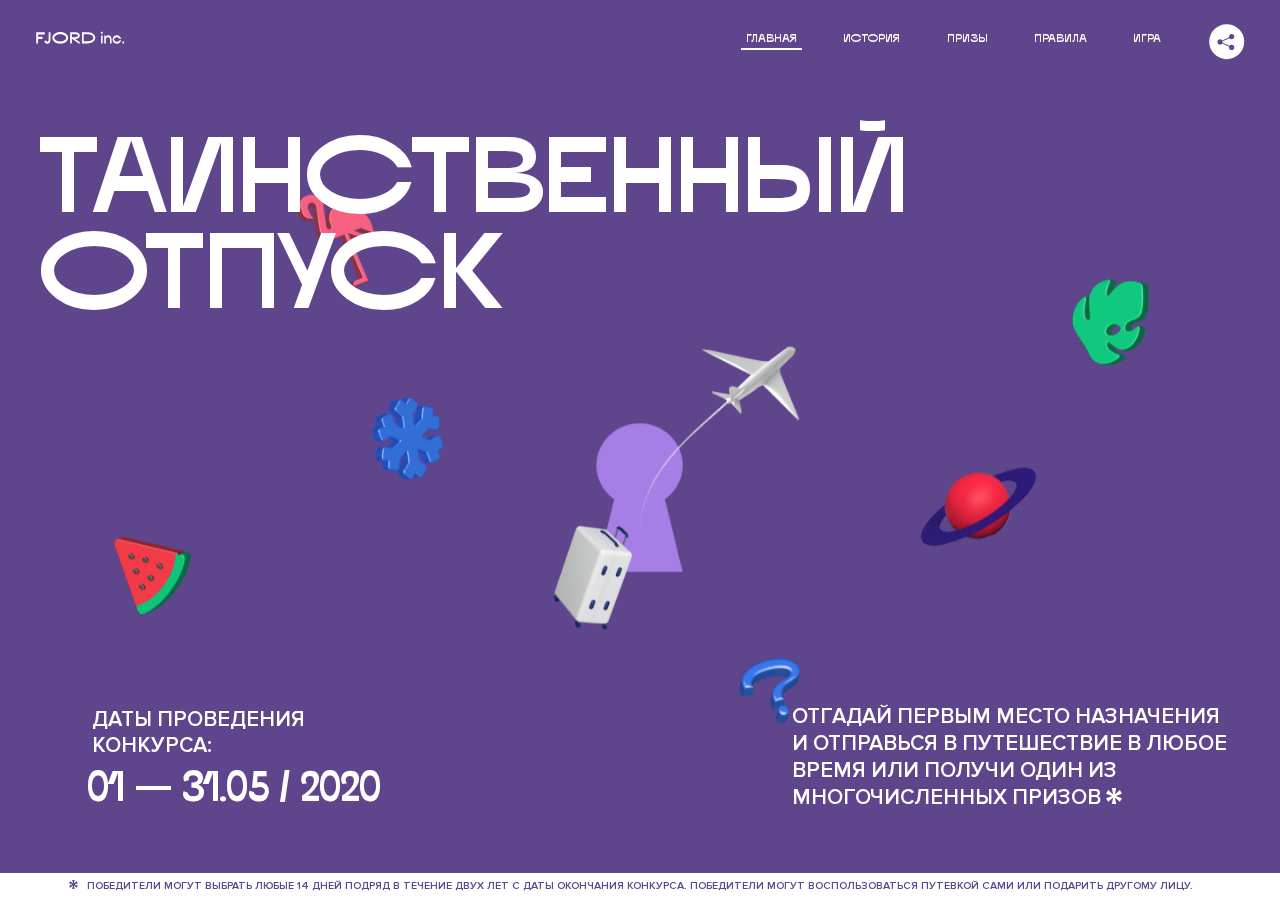
<file: 3/index.html>
<!DOCTYPE html>
<html lang="ru">
<head>
  <meta charset="UTF-8">
  <meta name="description" content="">
  <meta name="viewport" content="width=device-width, initial-scale=1.0">
  <meta http-equiv="X-UA-Compatible" content="ie=edge">
  <title>Mysterious Vacation</title>
<link href="css/style.min.css" rel="stylesheet">  <base href="https://htmlacademy-animation.github.io/845299-magic-vacation-1/3/">
</head>
<body>

  <header class="page-header js-header">
    <div class="page-header__wrapper">
      <a href="#" class="page-header__logo" aria-label="Перейти на страницу FJORD.Inc">
        <svg width="100" height="15" viewBox="0 0 100 15" fill="none" xmlns="http://www.w3.org/2000/svg">
          <path d="M0.26 1.4V14H2.276V8.906H7.334V6.44H2.276V3.848H9.872V1.4H0.26ZM12.733 14.36C15.127 14.36 16.243 12.65 16.243 9.5V1.4H14.263V8.96C14.263 11.21 13.723 11.876 12.733 11.876C11.833 11.876 11.473 11.3 11.347 10.58L9.36702 10.94C9.63702 13.046 10.663 14.36 12.733 14.36ZM18.3918 7.7C18.3918 11.372 22.3878 14.36 27.3198 14.36C32.2518 14.36 36.2478 11.372 36.2478 7.7C36.2478 4.028 32.2518 1.04 27.3198 1.04C22.3878 1.04 18.3918 4.028 18.3918 7.7ZM20.6058 7.7C20.6058 5.378 23.6118 3.524 27.3198 3.524C30.9918 3.524 33.9798 5.378 33.9798 7.7C33.9798 10.004 30.9918 11.858 27.3198 11.858C23.6118 11.858 20.6058 10.004 20.6058 7.7ZM40.403 14V8.906H40.799L49.079 14.702V12.38L44.039 8.906H44.201C47.999 8.906 49.277 7.304 49.277 5.162C49.277 3.092 47.999 1.4 44.201 1.4H38.387V14H40.403ZM43.535 3.722C45.785 3.722 47.045 4.136 47.045 5.432C47.045 6.764 45.785 7.034 43.535 7.034H40.403V3.722H43.535ZM51.6936 1.382V14H57.8676C62.7456 14 66.7236 11.534 66.7236 7.7C66.7236 3.848 62.7456 1.382 57.8676 1.382H51.6936ZM53.7096 11.624V3.722H57.5436C61.5396 3.722 64.4916 5.018 64.4916 7.7C64.4916 10.238 61.5396 11.624 57.5436 11.624H53.7096ZM73.1832 14.018H74.9832V5H73.1832V14.018ZM72.9132 1.976C72.9132 2.57 73.3992 3.092 74.0832 3.092C74.7492 3.092 75.2352 2.57 75.2352 1.976C75.2352 1.382 74.7672 0.805999 74.0832 0.805999C73.3812 0.805999 72.9132 1.382 72.9132 1.976ZM76.7867 14H78.5687V9.104C78.7487 8.006 79.5947 6.962 81.0887 6.962C82.1147 6.962 83.2667 7.448 83.2667 9.554V14H85.0487V9.014C85.0487 6.152 83.2307 4.73 81.3587 4.73C79.9187 4.73 79.0727 5.558 78.5687 6.854V5H76.7867V14ZM90.9898 14.27C93.5098 14.27 95.3818 12.506 95.7238 10.328H94.0498C93.7258 11.3 92.6998 12.02 90.9898 12.02C88.8478 12.02 87.7678 10.922 87.7678 9.59C87.7678 8.24 88.8478 6.962 90.9898 6.962C92.7538 6.962 93.7978 7.844 94.0858 8.924H95.7418C95.4358 6.71 93.6178 4.73 90.9898 4.73C88.0918 4.73 86.1298 7.124 86.1298 9.59C86.1298 12.074 88.1278 14.27 90.9898 14.27ZM97.0693 12.938C97.0693 13.658 97.5553 14.144 98.2753 14.144C98.9953 14.144 99.4813 13.658 99.4813 12.938C99.4813 12.2 98.9953 11.714 98.2753 11.714C97.5553 11.714 97.0693 12.2 97.0693 12.938Z" fill="currentColor"></path>
        </svg>
      </a>
      <button class="page-header__toggler js-menu-toggler" type="button" aria-label="Управление мобильным меню"><span>Меню</span></button>
      <nav class="page-header__nav">
        <div class="page-header__menu js-menu" id="menu">
          <ul>
            <li>
              <a class="js-menu-link active" href="#top" data-href="top">главная</a>
            </li>
            <li>
              <a class="js-menu-link" href="#story" data-href="story">история</a>
            </li>
            <li>
              <a class="js-menu-link" href="#prizes" data-href="prizes">призы</a>
            </li>
            <li>
              <a class="js-menu-link" href="#rules" data-href="rules">правила</a>
            </li>
            <li>
              <a class="js-menu-link" href="#game" data-href="game">игра</a>
            </li>
          </ul>
        </div>
        <div class="page-header__social">
          <div class="social-block js-social-block">
            <button class="social-block__toggler" aria-label="Управлять блоком с социальными кнопками">
              <svg width="26" height="22" viewBox="0 0 27 22" fill="none" xmlns="http://www.w3.org/2000/svg">
                <path d="M19.6721 7.43664C21.6273 7.43664 23.213 5.85095 23.213 3.89566C23.213 1.94037 21.6273 0.354675 19.6721 0.354675C17.7168 0.354675 16.1311 1.94037 16.1311 3.89566C16.1311 4.19968 16.1728 4.49178 16.2458 4.77345L7.21751 8.95527C6.57519 8.05214 5.52303 7.46049 4.33078 7.46049C2.37549 7.46049 0.789795 9.04618 0.789795 11.0015C0.789795 12.9568 2.37549 14.5425 4.33078 14.5425C5.52303 14.5425 6.57668 13.9508 7.21751 13.0477L16.2458 17.2295C16.1743 17.5112 16.1311 17.8033 16.1311 18.1073C16.1311 20.0626 17.7168 21.6483 19.6721 21.6483C21.6273 21.6483 23.213 20.0626 23.213 18.1073C23.213 16.152 21.6273 14.5663 19.6721 14.5663C18.4798 14.5663 17.4262 15.158 16.7853 16.0611L7.75701 11.8793C7.82854 11.5976 7.87176 11.3055 7.87176 11.0015C7.87176 10.6974 7.83003 10.4053 7.75701 10.1237L16.7853 5.94186C17.4262 6.84499 18.4783 7.43664 19.6721 7.43664Z" fill="currentColor"></path>
              </svg>
            </button>
            <ul class="social-block__list">
              <li>
                <a class="social-block__link social-block__link--fb" href="#" aria-label="Мы на Facebook">
                  <svg width="8" height="17" viewBox="0 0 8 17" fill="none" xmlns="http://www.w3.org/2000/svg">
                    <path d="M4.24646 16.9899H1.09275L1.05793 8.49828H0V5.30707H1.05793V3.81124C1.05793 1.42084 2.57654 0 5.21735 0H7.41758V3.18585H5.30841C4.28262 3.18585 4.2478 3.48582 4.2478 4.24914V5.30707H7.42964L7.16716 8.49828H4.2478V16.9899H4.24646Z" fill="currentColor"></path>
                  </svg>
                </a>
              </li>
              <li>
                <a class="social-block__link social-block__link--insta" href="#" aria-label="Мы в Instagram">
                  <svg width="15" height="15" viewBox="0 0 15 15" fill="none" xmlns="http://www.w3.org/2000/svg">
                    <path d="M11.0197 0H4.19806C2.14246 0 0.471191 1.66993 0.471191 3.72285V10.5499C0.471191 12.6082 2.14112 14.2727 4.19806 14.2727H11.0197C13.0753 14.2727 14.7466 12.6082 14.7466 10.5499V3.72285C14.7466 1.67127 13.0753 0 11.0197 0ZM11.0197 12.4849H4.19806C3.13076 12.4849 2.26432 11.6158 2.26432 10.5512V3.72419C2.26432 2.65956 3.13076 1.79715 4.19806 1.79715H11.0197C12.087 1.79715 12.9535 2.6609 12.9535 3.72419V10.5512C12.9535 11.6145 12.087 12.4849 11.0197 12.4849Z" fill="currentColor"></path>
                    <path d="M7.60887 3.11084C5.38989 3.11084 3.58203 4.9187 3.58203 7.14036C3.58203 9.35532 5.38989 11.1645 7.60887 11.1645C9.83053 11.1645 11.6357 9.35666 11.6357 7.14036C11.6357 4.9187 9.83053 3.11084 7.60887 3.11084ZM7.60887 9.36871C6.37551 9.36871 5.37784 8.37372 5.37784 7.14036C5.37784 5.90699 6.37551 4.90665 7.60887 4.90665C8.83822 4.90665 9.84259 5.90833 9.84259 7.14036C9.84392 8.37238 8.83822 9.36871 7.60887 9.36871Z" fill="currentColor"></path>
                    <path d="M11.3573 2.35962C10.8256 2.35962 10.3931 2.79752 10.3931 3.32381C10.3931 3.85546 10.8256 4.29336 11.3573 4.29336C11.8862 4.29336 12.3215 3.85546 12.3215 3.32381C12.3215 2.79752 11.8862 2.35962 11.3573 2.35962Z" fill="currentColor"></path>
                  </svg>
                </a>
              </li>
              <li>
                <a class="social-block__link social-block__link--vk" href="#" aria-label="Мы ВКонтакте">
                  <svg width="17" height="10" viewBox="0 0 17 10" fill="none" xmlns="http://www.w3.org/2000/svg">
                    <path d="M14.1234 4.9002C14.1234 4.9002 16.3623 1.72708 16.5866 0.680242C16.6595 0.312285 16.4947 0.103188 16.1069 0.103188C16.1069 0.103188 14.8193 0.103188 14.168 0.103188C13.7235 0.103188 13.5587 0.293278 13.4235 0.579768C13.4235 0.579768 12.3724 2.82553 11.0969 4.24712C10.6861 4.70333 10.4781 4.84318 10.2511 4.84318C10.0646 4.84318 9.98625 4.6911 9.98625 4.27834V0.649016C9.98625 0.147997 9.92545 0.00135496 9.5066 0.00135496H6.39628C6.15578 0.00135496 6.0085 0.134417 6.0085 0.324506C6.0085 0.801084 6.73406 0.908351 6.73406 2.20231V4.87305C6.73406 5.40529 6.70569 5.61575 6.45303 5.61575C5.78016 5.61575 4.19528 3.30618 3.30623 0.678887C3.12923 0.145282 2.93737 0 2.43475 0H0.486409C0.205373 0 0 0.190085 0 0.476576C0 0.991172 0.60666 3.40801 2.99277 6.64358C4.59927 8.8201 6.70569 10 8.60269 10C9.76196 10 10.0416 9.80312 10.0416 9.31432V7.63883C10.0416 7.22607 10.2065 7.04956 10.4429 7.04956C10.7078 7.04956 11.1847 7.13238 12.2805 8.22268C13.5843 9.47862 13.6762 10 14.3896 10H16.5676C16.7919 10 17 9.89273 17 9.52342C17 9.02919 16.3623 8.15343 15.384 7.10659C14.9801 6.56755 14.3302 5.98914 14.1248 5.72301C13.8275 5.40801 13.9154 5.23014 14.1234 4.9002Z" fill="currentColor"></path>
                  </svg>
                </a>
              </li>
            </ul>
          </div>
        </div>
      </nav>
    </div>
  </header>

  <main class="page-content">

    <section class="animation-screen"></section>

    <section class="screen screen--hidden screen--intro" id="top">
      <div class="screen__wrapper">
        <div class="intro">
          <h1 class="intro__title">Таинственный отпуск</h1>
          <div class="intro__content">
            <div class="intro__info">
              <p class="intro__label">Даты проведения конкурса:</p>
              <p class="intro__date">01 — 31.05 / 2020</p>
            </div>
            <div class="intro__message">
              <p>
                Отгадай первым место назначения и&nbsp;отправься в&nbsp;путешествие в&nbsp;любое время или получи один из многочисленных призов
                <svg width="16" height="16" viewBox="0 0 10 10" fill="none" xmlns="http://www.w3.org/2000/svg">
                  <path d="M0 6.35337L3.90271 4.99012L0 3.64663L1.34615 1.32374L4.44287 4.01073L3.67364 0H6.34615L5.57692 4.01073L8.65385 1.32374L10 3.64663L6.13405 4.99012L10 6.35337L8.65385 8.65651L5.57692 5.98927L6.34615 10H3.67364L4.44287 5.96952L1.34615 8.65651L0 6.35337Z" fill="currentColor"></path>
                </svg>
              </p>
            </div>
          </div>
        </div>
      </div>
      <div class="screen__footer js-footer">
        <button class="screen__footer-enlarge js-footer-toggler" type="button" aria-label="Показать сообщение">
          <svg width="10" height="10" viewBox="0 0 10 10" fill="none" xmlns="http://www.w3.org/2000/svg">
            <path d="M0 6.35337L3.90271 4.99012L0 3.64663L1.34615 1.32374L4.44287 4.01073L3.67364 0H6.34615L5.57692 4.01073L8.65385 1.32374L10 3.64663L6.13405 4.99012L10 6.35337L8.65385 8.65651L5.57692 5.98927L6.34615 10H3.67364L4.44287 5.96952L1.34615 8.65651L0 6.35337Z" fill="currentColor"></path>
          </svg>
        </button>
        <button class="screen__footer-collapse js-footer-toggler" type="button" aria-label="Скрыть сообщение">
          <svg width="13" height="13" viewBox="0 0 13 13" fill="none" xmlns="http://www.w3.org/2000/svg">
            <line x1="12.3536" y1="0.353553" x2="0.738349" y2="11.9688" stroke="currentColor"></line>
            <line x1="0.738319" y1="0.539925" x2="12.3535" y2="12.1551" stroke="currentColor"></line>
          </svg>
        </button>
        <div class="screen__footer-wrapper">
          <div class="screen__footer-announce">
            <p class="screen__footer-label">Даты проведения конкурса:</p>
            <p class="screen__footer-date">01 — 31.05 / 2020</p>
          </div>
          <div class="screen__footer-note">
            <p>
              <svg width="10" height="10" viewBox="0 0 10 10" fill="none" xmlns="http://www.w3.org/2000/svg">
                <path d="M0 6.35337L3.90271 4.99012L0 3.64663L1.34615 1.32374L4.44287 4.01073L3.67364 0H6.34615L5.57692 4.01073L8.65385 1.32374L10 3.64663L6.13405 4.99012L10 6.35337L8.65385 8.65651L5.57692 5.98927L6.34615 10H3.67364L4.44287 5.96952L1.34615 8.65651L0 6.35337Z" fill="currentColor"></path>
              </svg>
              <span>Победители могут выбрать любые 14 дней подряд в&nbsp;течение двух лет с&nbsp;даты окончания конкурса. Победители могут воспользоваться путевкой сами или подарить другому лицу.</span>
            </p>
          </div>
        </div>
      </div>
    </section>

    <section class="screen screen--hidden screen--story" id="story">

      <div class="slider swiper-container js-slider">

        <div class="swiper-wrapper">

          <div class="slider__item swiper-slide">
            <h2 class="slider__item-title">История</h2>
            <p class="slider__item-text">Джеймс Таргет был основателем компании &laquo;Fjord Inc.&raquo;. С&nbsp;1965 года &laquo;Fjord Inc.&raquo; прославилась надёжными и&nbsp;удобными чемоданами и&nbsp;аксессуарами для туристов.</p>
          </div>

          <div class="slider__item swiper-slide">
            <p class="slider__item-text">Когда Джеймсу было 7&nbsp;лет, в&nbsp;их&nbsp;доме гостил дядюшка и&nbsp;развлекал детей рассказами о&nbsp;своей поездке в&nbsp;место, показавшееся малышу Таргету невероятным. Тогда Джеймс решил, что однажды посетит его, но&nbsp;не&nbsp;будет рассказывать о&nbsp;мечте, пока не&nbsp;осуществит.</p>
          </div>

          <div class="slider__item swiper-slide">
            <p class="slider__item-text">Джеймс Таргет стал увлеченным путешественником. Он&nbsp;посетил 5&nbsp;континентов, 126&nbsp;стран.</p>
          </div>

          <div class="slider__item swiper-slide">
            <p class="slider__item-text">Он&nbsp;сплавлялся по&nbsp;Амазонке и&nbsp;погружался в&nbsp;пещеры Франции, медитировал в&nbsp;горах Тибета и&nbsp;пожимал руку вождя племени Акугауа.</p>
          </div>

          <div class="slider__item swiper-slide">
            <p class="slider__item-text">Из&nbsp;своих поездок Джеймс Таргет привозил идеи, как сделать свои чемоданы &laquo;Fjord Inc.&raquo; удобными и&nbsp;приспособленными к&nbsp;разным дорожным условиям.</p>
          </div>

          <div class="slider__item swiper-slide">
            <p class="slider__item-text">Всё это время Джеймс не&nbsp;оставлял идею поездки своей мечты. Однако, как только он&nbsp;брался за&nbsp;планирование, возникали препятствия, не&nbsp;позволяющие отправиться туда.</p>
          </div>

          <div class="slider__item swiper-slide">
            <p class="slider__item-text">В&nbsp;возрасте 67&nbsp;лет Джеймс Таргет попал под лавину и&nbsp;погиб. В&nbsp;своём завещании он&nbsp;поручил отправить в&nbsp;заветное путешествие трёх смельчаков, единых с&nbsp;ним духом.</p>
          </div>

          <div class="slider__item swiper-slide">
            <p class="slider__item-text">Тех, кто сможет узнать таинственное место, задавая вопросы специально обученному ИИ&nbsp;&laquo;Соне&raquo;, ждет фантастическое путешествие.</p>
          </div>
        </div>
        <div class="slider__controls">
          <button class="slider__control slider__control--prev js-control-prev" type="button" aria-label="Показать предыдущую историю">
            <svg width="12" height="22" viewBox="0 0 12 22" fill="none" xmlns="http://www.w3.org/2000/svg">
              <path d="M11 1L1 11L11 21" stroke="currentColor" stroke-width="2" stroke-linejoin="round"></path>
            </svg>
          </button>
          <button class="slider__control slider__control--next js-control-next" type="button" aria-label="Показать следующую историю">
            <svg width="12" height="22" viewBox="0 0 12 22" fill="none" xmlns="http://www.w3.org/2000/svg">
              <path d="M1 1L11 11L1 21" stroke="currentColor" stroke-width="2" stroke-linejoin="round"></path>
            </svg>
          </button>
        </div>
        <div class="slider__pagination swiper-pagination"></div>
      </div>
    </section>

    <section class="screen screen--hidden screen--prizes" id="prizes">
      <div class="screen__wrapper">
        <div class="prizes">
          <h2 class="prizes__title">ПРизы</h2>
          <div class="prizes__lead">
            <p>Найди ответ и&nbsp;получи один из&nbsp;призов:</p>
          </div>
          <ul class="prizes__list">
            <li class="prizes__item prizes__item--journeys">
              <div class="prizes__icon">
                <picture>
                  <source srcset="img/prize1-mob.svg" media="(orientation: portrait)">
                  <img src="img/prize1.svg" alt="">
                </picture>
              </div>
              <p class="prizes__desc">
                <b>3</b>
                <span>загадочных путешествия</span>
              </p>
            </li>
            <li class="prizes__item prizes__item--cases">
              <div class="prizes__icon">
                <picture>
                  <source srcset="img/prize2-mob.svg" media="(orientation: portrait)">
                  <img src="img/prize2.svg" alt="">
                </picture>
              </div>
              <p class="prizes__desc">
                <b>7</b>
                <span>надежных чемоданов</span>
              </p>
            </li>
            <li class="prizes__item prizes__item--codes">
              <div class="prizes__icon">
                <picture>
                  <source srcset="img/prize3-mob.svg" media="(orientation: portrait)">
                  <img src="img/prize3.svg" alt="">
                </picture>
              </div>
              <p class="prizes__desc">
                <b>900</b>
                <span>
                  промокодов на&nbsp;скидку 15%
                  <svg width="10" height="10" viewBox="0 0 10 10" fill="none" xmlns="http://www.w3.org/2000/svg">
                    <path d="M0 6.35337L3.90271 4.99012L0 3.64663L1.34615 1.32374L4.44287 4.01073L3.67364 0H6.34615L5.57692 4.01073L8.65385 1.32374L10 3.64663L6.13405 4.99012L10 6.35337L8.65385 8.65651L5.57692 5.98927L6.34615 10H3.67364L4.44287 5.96952L1.34615 8.65651L0 6.35337Z" fill="currentColor"></path>
                  </svg>
                </span>
              </p>
            </li>
          </ul>
        </div>
      </div>
      <div class="screen__footer js-footer">
        <button class="screen__footer-enlarge js-footer-toggler" type="button" aria-label="Показать сообщение">
          <svg width="10" height="10" viewBox="0 0 10 10" fill="none" xmlns="http://www.w3.org/2000/svg">
            <path d="M0 6.35337L3.90271 4.99012L0 3.64663L1.34615 1.32374L4.44287 4.01073L3.67364 0H6.34615L5.57692 4.01073L8.65385 1.32374L10 3.64663L6.13405 4.99012L10 6.35337L8.65385 8.65651L5.57692 5.98927L6.34615 10H3.67364L4.44287 5.96952L1.34615 8.65651L0 6.35337Z" fill="currentColor"></path>
          </svg>
        </button>
        <button class="screen__footer-collapse js-footer-toggler" type="button" aria-label="Скрыть сообщение">
          <svg width="13" height="13" viewBox="0 0 13 13" fill="none" xmlns="http://www.w3.org/2000/svg">
            <line x1="12.3536" y1="0.353553" x2="0.738349" y2="11.9688" stroke="currentColor"></line>
            <line x1="0.738319" y1="0.539925" x2="12.3535" y2="12.1551" stroke="currentColor"></line>
          </svg>
        </button>
        <div class="screen__footer-wrapper">
          <div class="screen__footer-announce">
            <p class="screen__footer-label">Даты проведения конкурса:</p>
            <p class="screen__footer-date">01 — 31.05 / 2020</p>
          </div>
          <div class="screen__footer-note">
            <p>
              <svg width="10" height="10" viewBox="0 0 10 10" fill="none" xmlns="http://www.w3.org/2000/svg">
                <path d="M0 6.35337L3.90271 4.99012L0 3.64663L1.34615 1.32374L4.44287 4.01073L3.67364 0H6.34615L5.57692 4.01073L8.65385 1.32374L10 3.64663L6.13405 4.99012L10 6.35337L8.65385 8.65651L5.57692 5.98927L6.34615 10H3.67364L4.44287 5.96952L1.34615 8.65651L0 6.35337Z" fill="currentColor"></path>
              </svg>
              <span>Скидка&nbsp;15% на&nbsp;единоразовое приобретение путёвки с&nbsp;1&nbsp;июня 2020 по&nbsp;31&nbsp;мая 2022&nbsp;года. Суммируется с&nbsp;другими акциями</span>
            </p>
          </div>
        </div>
      </div>
    </section>

    <section class="screen screen--hidden screen--rules" id="rules">
      <div class="screen__wrapper">
        <div class="rules">
          <h2 class="rules__title">Правила</h2>
          <div class="rules__lead">
            <p>Для того чтобы получить наследство Джеймса Таргета, тебе нужно выведать у&nbsp;&laquo;Сони&raquo;, куда предстоит отправиться тебе в&nbsp;случае победы</p>
          </div>
          <ol class="rules__list">
            <li class="rules__item">
              <p>Тебе отводится <br>5&nbsp;минут</p>
            </li>
            <li class="rules__item">
              <p>Задавай любые вопросы в&nbsp;текстовом поле</p>
            </li>
            <li class="rules__item">
              <p>Нажимай кнопку &laquo;Узнать&raquo;, чтобы получить ответ</p>
            </li>
            <li class="rules__item">
              <p>&laquo;Соня&raquo; может отвечать только&nbsp;Да или Нет</p>
            </li>
          </ol>
          <a href="#game" class="rules__link btn">Погнали!</a>
        </div>
      </div>
      <div class="screen__disclaimer">
        <div class="disclaimer">
          <ul>
            <li>
              <a href="#">Правовая информация</a>
            </li>
            <li>
              <a href="#">Подробные правила</a>
            </li>
          </ul>
        </div>
      </div>
    </section>

    <section class="screen screen--hidden screen--game" id="game">
      <div class="screen__wrapper">
        <div class="game">
          <div class="game__header">
            <h2 class="game__title">Игра</h2>
            <div class="game__counter">
              <span>05</span>:<span>00</span>
            </div>
          </div>
          <div class="game__body">
            <div class="chat">
              <div class="chat__body js-chat">
                <ul class="chat__list" id="messages"></ul>
              </div>
              <div class="chat__footer">
                <form action="#" method="post" class="form" id="message-form">
                  <label for="message-field" class="visually-hidden">Поле для ввода вопроса</label>
                  <input type="text" class="form__field" id="message-field" placeholder="задай вопрос">
                  <button class="form__button btn">
                    Узнать
                    <svg width="18" height="19" viewBox="0 0 18 19" fill="none" xmlns="http://www.w3.org/2000/svg">
                      <path stroke="currentColor" stroke-width="2" d="M9 19V1"></path>
                      <path d="M1 9l8-8 8 8" stroke="currentColor" stroke-width="2" stroke-linejoin="round"></path>
                    </svg>
                  </button>
                </form>
              </div>
            </div>
          </div>
          <!-- временные кнопки для показа результата -->
          <div class="game__buttons">
            <button class="game__button btn js-show-result" type="button" data-target="result">Положительный результат</button>
            <button class="game__button btn js-show-result" type="button" data-target="result2">Положительный результат - 2</button>
            <button class="game__button btn js-show-result" type="button" data-target="result3">Отрицательный результат</button>
          </div>
        </div>
      </div>
    </section>

    <section class="screen screen--hidden screen--result" id="result">
      <div class="screen__wrapper">
        <div class="result result--trip">
          <div class="result__image">
            <picture>
              <source srcset="img/result1-mob.png 1x, img/result1-mob@2x.png 2x" media="(max-width: 768px) and (orientation: portrait)">
              <img src="img/result1.png" srcset="img/result1@2x.png 2x" alt="">
            </picture>
          </div>
          <h2 class="result__title">
            <span class="visually-hidden">ПОбеда!</span>
            <svg xmlns="http://www.w3.org/2000/svg" viewBox="0 0 568.85 109.24">
              <path d="M16,24.44V92H2.6V8H75V92H61.52V24.44H16Z" transform="translate(-2.1 -1.5)" fill="none" stroke="currentColor"></path>
              <path d="M148.76,5.6c32.88,0,59.52,19.92,59.52,44.4s-26.64,44.4-59.52,44.4S89.24,74.48,89.24,50,115.88,5.6,148.76,5.6Zm0,72.12c24.48,0,44.4-12.36,44.4-27.72s-19.92-27.84-44.4-27.84C124,22.16,104,34.52,104,50S124,77.72,148.76,77.72Z" transform="translate(-2.1 -1.5)" fill="none" stroke="currentColor"></path>
              <path d="M287.36,8V24.44H236v14.4h25.32c25.44,0,34,11.16,34,26.52,0,15.6-8.52,26.64-34,26.64H222.56V8h64.8ZM256.88,76.52c15.12,0,23.52-2,23.52-11.52S272,54.44,256.88,54.44H236V76.52h20.88Z" transform="translate(-2.1 -1.5)" fill="none" stroke="currentColor"></path>
              <path d="M371.47,8V24.44H320.84V41.6h33.6V58h-33.6V75.56h50.64V92H307.4V8h64.08Z" transform="translate(-2.1 -1.5)" fill="none" stroke="currentColor"></path>
              <path d="M382.39,110.24V75.56h7.44c4.56-4.68,7.8-18.36,8.76-56L399,8h48.6V75.56h10v34.68H442.87V92H397v18.24H382.39Zm51.72-34.68V24.44H411.55v3.12c-0.48,22.44-3.24,37.68-7.2,48h29.76Z" transform="translate(-2.1 -1.5)" fill="none" stroke="currentColor"></path>
              <path d="M463.75,92l28-84h27.12l28.08,84H533.47l-7.8-23.52h-37.8L480.07,92H463.75Zm56.64-40L507,11.84,493.51,52h26.88Z" transform="translate(-2.1 -1.5)" fill="none" stroke="currentColor"></path>
              <path d="M554.12,70.4L555.55,2H569l1.44,68.4H554.12Zm8.28,6.36c4.8,0,8,3.24,8,8.16a8,8,0,1,1-16.08,0C554.35,80,557.59,76.76,562.39,76.76Z" transform="translate(-2.1 -1.5)" fill="none" stroke="currentColor"></path>
            </svg>
          </h2>
          <div class="result__text">
            <p>ты&nbsp;отправляешься в&nbsp;Арктику!</p>
          </div>
          <div class="result__form">
            <form action="#" method="post" class="form form--result">
              <label for="email-field" class="form__label">зарегистрируй результат</label>
              <input type="email" class="form__field" id="email-field" placeholder="e-mail для регистации результата и получения приза" required="">
              <button class="form__button btn">
                отправить
                <svg width="18" height="19" viewBox="0 0 18 19" fill="none" xmlns="http://www.w3.org/2000/svg">
                  <path stroke="currentColor" stroke-width="2" d="M9 19V1"></path>
                  <path d="M1 9l8-8 8 8" stroke="currentColor" stroke-width="2" stroke-linejoin="round"></path>
                </svg>
              </button>
            </form>
          </div>
        </div>
      </div>
    </section>

    <section class="screen screen--hidden screen--result" id="result2">
      <div class="screen__wrapper">
        <div class="result result--prize">
          <div class="result__image">
            <picture>
              <source srcset="img/result2-mob.png 1x, img/result2-mob@2x.png 2x" media="(max-width: 768px) and (orientation: portrait)">
              <img src="img/result2.png" srcset="img/result2@2x.png 2x" alt="">
            </picture>
          </div>
          <h2 class="result__title">
            <span class="visually-hidden">ПОбеда!</span>
            <svg xmlns="http://www.w3.org/2000/svg" viewBox="0 0 568.85 109.24">
              <path d="M16,24.44V92H2.6V8H75V92H61.52V24.44H16Z" transform="translate(-2.1 -1.5)" fill="none" stroke="currentColor"></path>
              <path d="M148.76,5.6c32.88,0,59.52,19.92,59.52,44.4s-26.64,44.4-59.52,44.4S89.24,74.48,89.24,50,115.88,5.6,148.76,5.6Zm0,72.12c24.48,0,44.4-12.36,44.4-27.72s-19.92-27.84-44.4-27.84C124,22.16,104,34.52,104,50S124,77.72,148.76,77.72Z" transform="translate(-2.1 -1.5)" fill="none" stroke="currentColor"></path>
              <path d="M287.36,8V24.44H236v14.4h25.32c25.44,0,34,11.16,34,26.52,0,15.6-8.52,26.64-34,26.64H222.56V8h64.8ZM256.88,76.52c15.12,0,23.52-2,23.52-11.52S272,54.44,256.88,54.44H236V76.52h20.88Z" transform="translate(-2.1 -1.5)" fill="none" stroke="currentColor"></path>
              <path d="M371.47,8V24.44H320.84V41.6h33.6V58h-33.6V75.56h50.64V92H307.4V8h64.08Z" transform="translate(-2.1 -1.5)" fill="none" stroke="currentColor"></path>
              <path d="M382.39,110.24V75.56h7.44c4.56-4.68,7.8-18.36,8.76-56L399,8h48.6V75.56h10v34.68H442.87V92H397v18.24H382.39Zm51.72-34.68V24.44H411.55v3.12c-0.48,22.44-3.24,37.68-7.2,48h29.76Z" transform="translate(-2.1 -1.5)" fill="none" stroke="currentColor"></path>
              <path d="M463.75,92l28-84h27.12l28.08,84H533.47l-7.8-23.52h-37.8L480.07,92H463.75Zm56.64-40L507,11.84,493.51,52h26.88Z" transform="translate(-2.1 -1.5)" fill="none" stroke="currentColor"></path>
              <path d="M554.12,70.4L555.55,2H569l1.44,68.4H554.12Zm8.28,6.36c4.8,0,8,3.24,8,8.16a8,8,0,1,1-16.08,0C554.35,80,557.59,76.76,562.39,76.76Z" transform="translate(-2.1 -1.5)" fill="none" stroke="currentColor"></path>
            </svg>
          </h2>
          <div class="result__text">
            <p>чемодан &laquo;Fjord&nbsp;Inc.&raquo;&nbsp;твой</p>
          </div>
          <div class="result__form">
            <form action="#" method="post" class="form form--result">
              <label for="email-field2" class="form__label">зарегистрируй результат</label>
              <input type="email" class="form__field" id="email-field2" placeholder="e-mail для регистации результата и получения приза" required="">
              <button class="form__button btn">
                отправить
                <svg width="18" height="19" viewBox="0 0 18 19" fill="none" xmlns="http://www.w3.org/2000/svg">
                  <path stroke="currentColor" stroke-width="2" d="M9 19V1"></path>
                  <path d="M1 9l8-8 8 8" stroke="currentColor" stroke-width="2" stroke-linejoin="round"></path>
                </svg>
              </button>
            </form>
          </div>
        </div>
      </div>
    </section>

    <section class="screen screen--hidden screen--result" id="result3">
      <div class="screen__wrapper">
        <div class="result result--negative">
          <div class="result__image">
            <picture>
              <source srcset="img/result3-mob.png 1x, img/result3-mob@2x.png 2x" media="(max-width: 768px) and (orientation: portrait)">
              <img src="img/result3.png" srcset="img/result3@2x.png 2x" alt="">
            </picture>
          </div>
          <h2 class="result__title">
            <span class="visually-hidden">Не угадал!</span>
            <svg xmlns="http://www.w3.org/2000/svg" viewBox="0 0 660.77 109.24">
              <path d="M2.66,92V8H16.1V42.2H53.3V8H66.74V92H53.3V58.64H16.1V92H2.66Z" transform="translate(-2.16 -1.5)" fill="none" stroke="currentColor"></path>
              <path d="M147.62,8V24.44H97V41.6h33.6V58H97V75.56h50.64V92H83.54V8h64.08Z" transform="translate(-2.16 -1.5)" fill="none" stroke="currentColor"></path>
              <path d="M199.22,8l20.52,42.36L235.34,8h16.44l-31,84H204.38l9.48-25.92L185.78,8h13.44Z" transform="translate(-2.16 -1.5)" fill="none" stroke="currentColor"></path>
              <path d="M273.74,24.44V92H260.3V8h50.16V24.44H273.74Z" transform="translate(-2.16 -1.5)" fill="none" stroke="currentColor"></path>
              <path d="M307.1,92l28-84h27.12l28.08,84H376.82L369,68.48h-37.8L323.42,92H307.1Zm56.64-40L350.3,11.84,336.86,52h26.88Z" transform="translate(-2.16 -1.5)" fill="none" stroke="currentColor"></path>
              <path d="M396.38,110.24V75.56h7.44c4.56-4.68,7.8-18.36,8.76-56L412.94,8h48.6V75.56h10v34.68H456.86V92H411v18.24H396.38ZM448.1,75.56V24.44H425.54v3.12c-0.48,22.44-3.24,37.68-7.2,48H448.1Z" transform="translate(-2.16 -1.5)" fill="none" stroke="currentColor"></path>
              <path d="M477.74,92l28-84h27.12L560.9,92H547.46l-7.8-23.52h-37.8L494.06,92H477.74Zm56.64-40-13.44-40.2L507.5,52h26.88Z" transform="translate(-2.16 -1.5)" fill="none" stroke="currentColor"></path>
              <path d="M568.7,76.88a13.77,13.77,0,0,0,5,1c6.6,0,10.44-6.24,12-58.32L586.22,8h46.2V92H619V24.44H598.82l-0.12,3.12C597.14,81,589,94.4,573.74,94.4a28.55,28.55,0,0,1-6.72-.84Z" transform="translate(-2.16 -1.5)" fill="none" stroke="currentColor"></path>
              <path d="M646.1,70.4L647.54,2H661l1.44,68.4H646.1Zm8.28,6.36c4.8,0,8,3.24,8,8.16a8,8,0,0,1-16.08,0C646.34,80,649.58,76.76,654.38,76.76Z" transform="translate(-2.16 -1.5)" fill="none" stroke="currentColor"></path>
            </svg>
          </h2>
          <button class="result__button js-play" type="button">
            не сдавайся!
            <span>
              <svg width="27" height="22" viewBox="0 0 27 22" fill="none" xmlns="http://www.w3.org/2000/svg">
                <path d="M10.6899 1.47998C5.42992 1.47998 1.16992 5.73998 1.16992 11C1.16992 16.26 5.42992 20.52 10.6899 20.52C15.9499 20.52 20.2099 16.26 20.2099 11V7.13998" stroke="currentColor" stroke-width="2" stroke-miterlimit="10"></path>
                <path d="M15.1099 12.5099L20.1499 7.13989L25.3099 12.6299" stroke="currentColor" stroke-width="2" stroke-miterlimit="10" stroke-linejoin="round"></path>
              </svg>
            </span>
          </button>
        </div>
      </div>
    </section>

  </main>

<script src="js/script.js"></script></body>
</html>
</file>
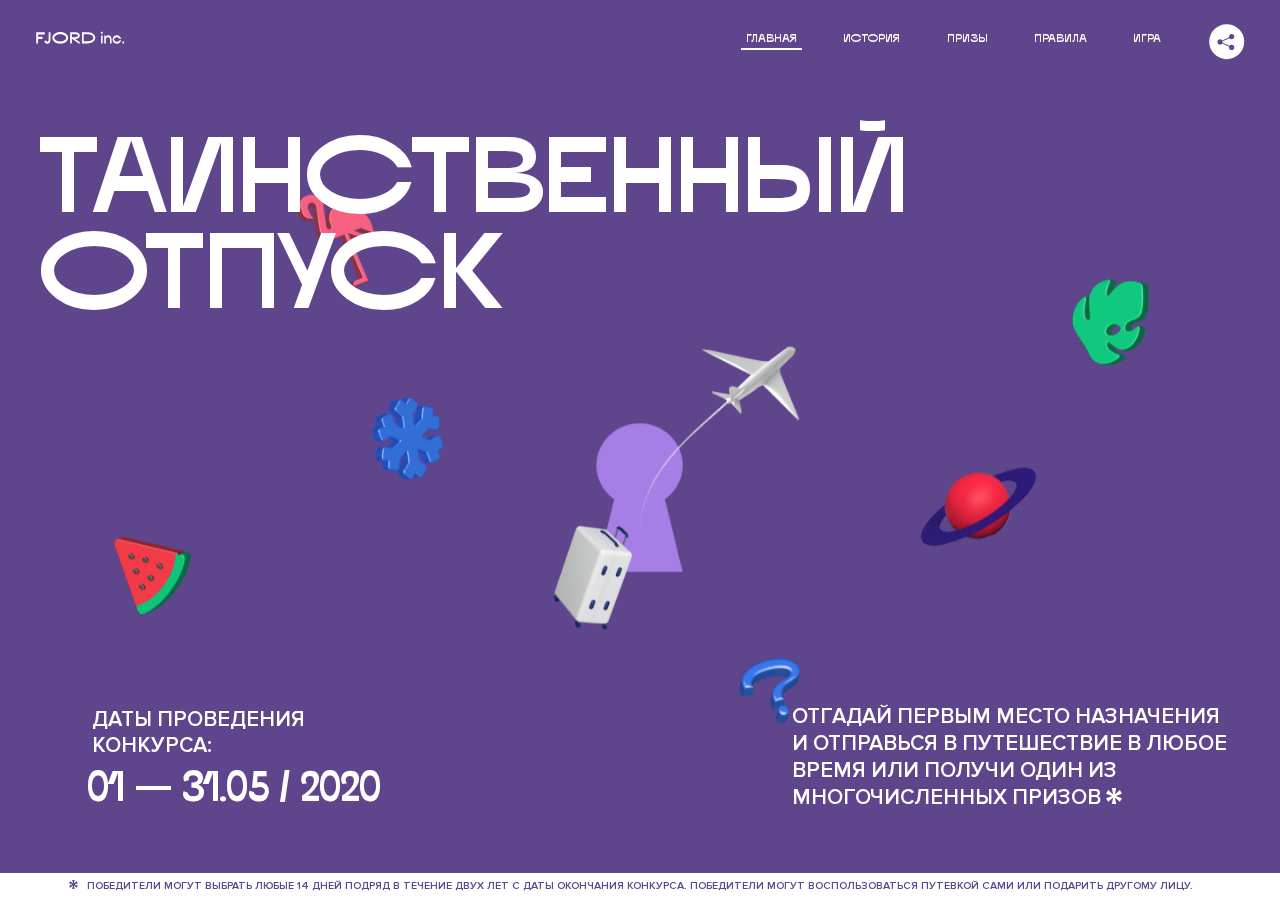
<file: 4/index.html>
<!DOCTYPE html>
<html lang="ru">
<head>
  <meta charset="UTF-8">
  <meta name="description" content="">
  <meta name="viewport" content="width=device-width, initial-scale=1.0">
  <meta http-equiv="X-UA-Compatible" content="ie=edge">
  <title>Mysterious Vacation</title>
<link href="css/style.min.css" rel="stylesheet">  <base href="https://htmlacademy-animation.github.io/845299-magic-vacation-1/4/">
</head>
<body>

  <header class="page-header js-header">
    <div class="page-header__wrapper">
      <a href="#" class="page-header__logo" aria-label="Перейти на страницу FJORD.Inc">
        <svg width="100" height="15" viewBox="0 0 100 15" fill="none" xmlns="http://www.w3.org/2000/svg">
          <path d="M0.26 1.4V14H2.276V8.906H7.334V6.44H2.276V3.848H9.872V1.4H0.26ZM12.733 14.36C15.127 14.36 16.243 12.65 16.243 9.5V1.4H14.263V8.96C14.263 11.21 13.723 11.876 12.733 11.876C11.833 11.876 11.473 11.3 11.347 10.58L9.36702 10.94C9.63702 13.046 10.663 14.36 12.733 14.36ZM18.3918 7.7C18.3918 11.372 22.3878 14.36 27.3198 14.36C32.2518 14.36 36.2478 11.372 36.2478 7.7C36.2478 4.028 32.2518 1.04 27.3198 1.04C22.3878 1.04 18.3918 4.028 18.3918 7.7ZM20.6058 7.7C20.6058 5.378 23.6118 3.524 27.3198 3.524C30.9918 3.524 33.9798 5.378 33.9798 7.7C33.9798 10.004 30.9918 11.858 27.3198 11.858C23.6118 11.858 20.6058 10.004 20.6058 7.7ZM40.403 14V8.906H40.799L49.079 14.702V12.38L44.039 8.906H44.201C47.999 8.906 49.277 7.304 49.277 5.162C49.277 3.092 47.999 1.4 44.201 1.4H38.387V14H40.403ZM43.535 3.722C45.785 3.722 47.045 4.136 47.045 5.432C47.045 6.764 45.785 7.034 43.535 7.034H40.403V3.722H43.535ZM51.6936 1.382V14H57.8676C62.7456 14 66.7236 11.534 66.7236 7.7C66.7236 3.848 62.7456 1.382 57.8676 1.382H51.6936ZM53.7096 11.624V3.722H57.5436C61.5396 3.722 64.4916 5.018 64.4916 7.7C64.4916 10.238 61.5396 11.624 57.5436 11.624H53.7096ZM73.1832 14.018H74.9832V5H73.1832V14.018ZM72.9132 1.976C72.9132 2.57 73.3992 3.092 74.0832 3.092C74.7492 3.092 75.2352 2.57 75.2352 1.976C75.2352 1.382 74.7672 0.805999 74.0832 0.805999C73.3812 0.805999 72.9132 1.382 72.9132 1.976ZM76.7867 14H78.5687V9.104C78.7487 8.006 79.5947 6.962 81.0887 6.962C82.1147 6.962 83.2667 7.448 83.2667 9.554V14H85.0487V9.014C85.0487 6.152 83.2307 4.73 81.3587 4.73C79.9187 4.73 79.0727 5.558 78.5687 6.854V5H76.7867V14ZM90.9898 14.27C93.5098 14.27 95.3818 12.506 95.7238 10.328H94.0498C93.7258 11.3 92.6998 12.02 90.9898 12.02C88.8478 12.02 87.7678 10.922 87.7678 9.59C87.7678 8.24 88.8478 6.962 90.9898 6.962C92.7538 6.962 93.7978 7.844 94.0858 8.924H95.7418C95.4358 6.71 93.6178 4.73 90.9898 4.73C88.0918 4.73 86.1298 7.124 86.1298 9.59C86.1298 12.074 88.1278 14.27 90.9898 14.27ZM97.0693 12.938C97.0693 13.658 97.5553 14.144 98.2753 14.144C98.9953 14.144 99.4813 13.658 99.4813 12.938C99.4813 12.2 98.9953 11.714 98.2753 11.714C97.5553 11.714 97.0693 12.2 97.0693 12.938Z" fill="currentColor"></path>
        </svg>
      </a>
      <button class="page-header__toggler js-menu-toggler" type="button" aria-label="Управление мобильным меню"><span>Меню</span></button>
      <nav class="page-header__nav">
        <div class="page-header__menu js-menu" id="menu">
          <ul>
            <li>
              <a class="js-menu-link active" href="#top" data-href="top">главная</a>
            </li>
            <li>
              <a class="js-menu-link" href="#story" data-href="story">история</a>
            </li>
            <li>
              <a class="js-menu-link" href="#prizes" data-href="prizes">призы</a>
            </li>
            <li>
              <a class="js-menu-link" href="#rules" data-href="rules">правила</a>
            </li>
            <li>
              <a class="js-menu-link" href="#game" data-href="game">игра</a>
            </li>
          </ul>
        </div>
        <div class="page-header__social">
          <div class="social-block js-social-block">
            <button class="social-block__toggler" aria-label="Управлять блоком с социальными кнопками">
              <svg width="26" height="22" viewBox="0 0 27 22" fill="none" xmlns="http://www.w3.org/2000/svg">
                <path d="M19.6721 7.43664C21.6273 7.43664 23.213 5.85095 23.213 3.89566C23.213 1.94037 21.6273 0.354675 19.6721 0.354675C17.7168 0.354675 16.1311 1.94037 16.1311 3.89566C16.1311 4.19968 16.1728 4.49178 16.2458 4.77345L7.21751 8.95527C6.57519 8.05214 5.52303 7.46049 4.33078 7.46049C2.37549 7.46049 0.789795 9.04618 0.789795 11.0015C0.789795 12.9568 2.37549 14.5425 4.33078 14.5425C5.52303 14.5425 6.57668 13.9508 7.21751 13.0477L16.2458 17.2295C16.1743 17.5112 16.1311 17.8033 16.1311 18.1073C16.1311 20.0626 17.7168 21.6483 19.6721 21.6483C21.6273 21.6483 23.213 20.0626 23.213 18.1073C23.213 16.152 21.6273 14.5663 19.6721 14.5663C18.4798 14.5663 17.4262 15.158 16.7853 16.0611L7.75701 11.8793C7.82854 11.5976 7.87176 11.3055 7.87176 11.0015C7.87176 10.6974 7.83003 10.4053 7.75701 10.1237L16.7853 5.94186C17.4262 6.84499 18.4783 7.43664 19.6721 7.43664Z" fill="currentColor"></path>
              </svg>
            </button>
            <ul class="social-block__list">
              <li>
                <a class="social-block__link social-block__link--fb" href="#" aria-label="Мы на Facebook">
                  <svg width="8" height="17" viewBox="0 0 8 17" fill="none" xmlns="http://www.w3.org/2000/svg">
                    <path d="M4.24646 16.9899H1.09275L1.05793 8.49828H0V5.30707H1.05793V3.81124C1.05793 1.42084 2.57654 0 5.21735 0H7.41758V3.18585H5.30841C4.28262 3.18585 4.2478 3.48582 4.2478 4.24914V5.30707H7.42964L7.16716 8.49828H4.2478V16.9899H4.24646Z" fill="currentColor"></path>
                  </svg>
                </a>
              </li>
              <li>
                <a class="social-block__link social-block__link--insta" href="#" aria-label="Мы в Instagram">
                  <svg width="15" height="15" viewBox="0 0 15 15" fill="none" xmlns="http://www.w3.org/2000/svg">
                    <path d="M11.0197 0H4.19806C2.14246 0 0.471191 1.66993 0.471191 3.72285V10.5499C0.471191 12.6082 2.14112 14.2727 4.19806 14.2727H11.0197C13.0753 14.2727 14.7466 12.6082 14.7466 10.5499V3.72285C14.7466 1.67127 13.0753 0 11.0197 0ZM11.0197 12.4849H4.19806C3.13076 12.4849 2.26432 11.6158 2.26432 10.5512V3.72419C2.26432 2.65956 3.13076 1.79715 4.19806 1.79715H11.0197C12.087 1.79715 12.9535 2.6609 12.9535 3.72419V10.5512C12.9535 11.6145 12.087 12.4849 11.0197 12.4849Z" fill="currentColor"></path>
                    <path d="M7.60887 3.11084C5.38989 3.11084 3.58203 4.9187 3.58203 7.14036C3.58203 9.35532 5.38989 11.1645 7.60887 11.1645C9.83053 11.1645 11.6357 9.35666 11.6357 7.14036C11.6357 4.9187 9.83053 3.11084 7.60887 3.11084ZM7.60887 9.36871C6.37551 9.36871 5.37784 8.37372 5.37784 7.14036C5.37784 5.90699 6.37551 4.90665 7.60887 4.90665C8.83822 4.90665 9.84259 5.90833 9.84259 7.14036C9.84392 8.37238 8.83822 9.36871 7.60887 9.36871Z" fill="currentColor"></path>
                    <path d="M11.3573 2.35962C10.8256 2.35962 10.3931 2.79752 10.3931 3.32381C10.3931 3.85546 10.8256 4.29336 11.3573 4.29336C11.8862 4.29336 12.3215 3.85546 12.3215 3.32381C12.3215 2.79752 11.8862 2.35962 11.3573 2.35962Z" fill="currentColor"></path>
                  </svg>
                </a>
              </li>
              <li>
                <a class="social-block__link social-block__link--vk" href="#" aria-label="Мы ВКонтакте">
                  <svg width="17" height="10" viewBox="0 0 17 10" fill="none" xmlns="http://www.w3.org/2000/svg">
                    <path d="M14.1234 4.9002C14.1234 4.9002 16.3623 1.72708 16.5866 0.680242C16.6595 0.312285 16.4947 0.103188 16.1069 0.103188C16.1069 0.103188 14.8193 0.103188 14.168 0.103188C13.7235 0.103188 13.5587 0.293278 13.4235 0.579768C13.4235 0.579768 12.3724 2.82553 11.0969 4.24712C10.6861 4.70333 10.4781 4.84318 10.2511 4.84318C10.0646 4.84318 9.98625 4.6911 9.98625 4.27834V0.649016C9.98625 0.147997 9.92545 0.00135496 9.5066 0.00135496H6.39628C6.15578 0.00135496 6.0085 0.134417 6.0085 0.324506C6.0085 0.801084 6.73406 0.908351 6.73406 2.20231V4.87305C6.73406 5.40529 6.70569 5.61575 6.45303 5.61575C5.78016 5.61575 4.19528 3.30618 3.30623 0.678887C3.12923 0.145282 2.93737 0 2.43475 0H0.486409C0.205373 0 0 0.190085 0 0.476576C0 0.991172 0.60666 3.40801 2.99277 6.64358C4.59927 8.8201 6.70569 10 8.60269 10C9.76196 10 10.0416 9.80312 10.0416 9.31432V7.63883C10.0416 7.22607 10.2065 7.04956 10.4429 7.04956C10.7078 7.04956 11.1847 7.13238 12.2805 8.22268C13.5843 9.47862 13.6762 10 14.3896 10H16.5676C16.7919 10 17 9.89273 17 9.52342C17 9.02919 16.3623 8.15343 15.384 7.10659C14.9801 6.56755 14.3302 5.98914 14.1248 5.72301C13.8275 5.40801 13.9154 5.23014 14.1234 4.9002Z" fill="currentColor"></path>
                  </svg>
                </a>
              </li>
            </ul>
          </div>
        </div>
      </nav>
    </div>
  </header>

  <main class="page-content">

    <section class="animation-screen"></section>

    <section class="screen screen--hidden screen--intro" id="top">
      <div class="screen__wrapper">
        <div class="intro">
          <h1 class="intro__title">Таинственный отпуск</h1>
          <div class="intro__content">
            <div class="intro__info">
              <p class="intro__label">Даты проведения конкурса:</p>
              <p class="intro__date">01 — 31.05 / 2020</p>
            </div>
            <div class="intro__message">
              <p>
                Отгадай первым место назначения и&nbsp;отправься в&nbsp;путешествие в&nbsp;любое время или получи один из многочисленных призов
                <svg width="16" height="16" viewBox="0 0 10 10" fill="none" xmlns="http://www.w3.org/2000/svg">
                  <path d="M0 6.35337L3.90271 4.99012L0 3.64663L1.34615 1.32374L4.44287 4.01073L3.67364 0H6.34615L5.57692 4.01073L8.65385 1.32374L10 3.64663L6.13405 4.99012L10 6.35337L8.65385 8.65651L5.57692 5.98927L6.34615 10H3.67364L4.44287 5.96952L1.34615 8.65651L0 6.35337Z" fill="currentColor"></path>
                </svg>
              </p>
            </div>
          </div>
        </div>
      </div>
      <div class="screen__footer js-footer">
        <button class="screen__footer-enlarge js-footer-toggler" type="button" aria-label="Показать сообщение">
          <svg width="10" height="10" viewBox="0 0 10 10" fill="none" xmlns="http://www.w3.org/2000/svg">
            <path d="M0 6.35337L3.90271 4.99012L0 3.64663L1.34615 1.32374L4.44287 4.01073L3.67364 0H6.34615L5.57692 4.01073L8.65385 1.32374L10 3.64663L6.13405 4.99012L10 6.35337L8.65385 8.65651L5.57692 5.98927L6.34615 10H3.67364L4.44287 5.96952L1.34615 8.65651L0 6.35337Z" fill="currentColor"></path>
          </svg>
        </button>
        <button class="screen__footer-collapse js-footer-toggler" type="button" aria-label="Скрыть сообщение">
          <svg width="13" height="13" viewBox="0 0 13 13" fill="none" xmlns="http://www.w3.org/2000/svg">
            <line x1="12.3536" y1="0.353553" x2="0.738349" y2="11.9688" stroke="currentColor"></line>
            <line x1="0.738319" y1="0.539925" x2="12.3535" y2="12.1551" stroke="currentColor"></line>
          </svg>
        </button>
        <div class="screen__footer-wrapper">
          <div class="screen__footer-announce">
            <p class="screen__footer-label">Даты проведения конкурса:</p>
            <p class="screen__footer-date">01 — 31.05 / 2020</p>
          </div>
          <div class="screen__footer-note">
            <p>
              <svg width="10" height="10" viewBox="0 0 10 10" fill="none" xmlns="http://www.w3.org/2000/svg">
                <path d="M0 6.35337L3.90271 4.99012L0 3.64663L1.34615 1.32374L4.44287 4.01073L3.67364 0H6.34615L5.57692 4.01073L8.65385 1.32374L10 3.64663L6.13405 4.99012L10 6.35337L8.65385 8.65651L5.57692 5.98927L6.34615 10H3.67364L4.44287 5.96952L1.34615 8.65651L0 6.35337Z" fill="currentColor"></path>
              </svg>
              <span>Победители могут выбрать любые 14 дней подряд в&nbsp;течение двух лет с&nbsp;даты окончания конкурса. Победители могут воспользоваться путевкой сами или подарить другому лицу.</span>
            </p>
          </div>
        </div>
      </div>
    </section>

    <section class="screen screen--hidden screen--story" id="story">

      <div class="slider swiper-container js-slider">

        <div class="swiper-wrapper">

          <div class="slider__item swiper-slide">
            <h2 class="slider__item-title">История</h2>
            <p class="slider__item-text">Джеймс Таргет был основателем компании &laquo;Fjord Inc.&raquo;. С&nbsp;1965 года &laquo;Fjord Inc.&raquo; прославилась надёжными и&nbsp;удобными чемоданами и&nbsp;аксессуарами для туристов.</p>
          </div>

          <div class="slider__item swiper-slide">
            <p class="slider__item-text">Когда Джеймсу было 7&nbsp;лет, в&nbsp;их&nbsp;доме гостил дядюшка и&nbsp;развлекал детей рассказами о&nbsp;своей поездке в&nbsp;место, показавшееся малышу Таргету невероятным. Тогда Джеймс решил, что однажды посетит его, но&nbsp;не&nbsp;будет рассказывать о&nbsp;мечте, пока не&nbsp;осуществит.</p>
          </div>

          <div class="slider__item swiper-slide">
            <p class="slider__item-text">Джеймс Таргет стал увлеченным путешественником. Он&nbsp;посетил 5&nbsp;континентов, 126&nbsp;стран.</p>
          </div>

          <div class="slider__item swiper-slide">
            <p class="slider__item-text">Он&nbsp;сплавлялся по&nbsp;Амазонке и&nbsp;погружался в&nbsp;пещеры Франции, медитировал в&nbsp;горах Тибета и&nbsp;пожимал руку вождя племени Акугауа.</p>
          </div>

          <div class="slider__item swiper-slide">
            <p class="slider__item-text">Из&nbsp;своих поездок Джеймс Таргет привозил идеи, как сделать свои чемоданы &laquo;Fjord Inc.&raquo; удобными и&nbsp;приспособленными к&nbsp;разным дорожным условиям.</p>
          </div>

          <div class="slider__item swiper-slide">
            <p class="slider__item-text">Всё это время Джеймс не&nbsp;оставлял идею поездки своей мечты. Однако, как только он&nbsp;брался за&nbsp;планирование, возникали препятствия, не&nbsp;позволяющие отправиться туда.</p>
          </div>

          <div class="slider__item swiper-slide">
            <p class="slider__item-text">В&nbsp;возрасте 67&nbsp;лет Джеймс Таргет попал под лавину и&nbsp;погиб. В&nbsp;своём завещании он&nbsp;поручил отправить в&nbsp;заветное путешествие трёх смельчаков, единых с&nbsp;ним духом.</p>
          </div>

          <div class="slider__item swiper-slide">
            <p class="slider__item-text">Тех, кто сможет узнать таинственное место, задавая вопросы специально обученному ИИ&nbsp;&laquo;Соне&raquo;, ждет фантастическое путешествие.</p>
          </div>
        </div>
        <div class="slider__controls">
          <button class="slider__control slider__control--prev js-control-prev" type="button" aria-label="Показать предыдущую историю">
            <svg width="12" height="22" viewBox="0 0 12 22" fill="none" xmlns="http://www.w3.org/2000/svg">
              <path d="M11 1L1 11L11 21" stroke="currentColor" stroke-width="2" stroke-linejoin="round"></path>
            </svg>
          </button>
          <button class="slider__control slider__control--next js-control-next" type="button" aria-label="Показать следующую историю">
            <svg width="12" height="22" viewBox="0 0 12 22" fill="none" xmlns="http://www.w3.org/2000/svg">
              <path d="M1 1L11 11L1 21" stroke="currentColor" stroke-width="2" stroke-linejoin="round"></path>
            </svg>
          </button>
        </div>
        <div class="slider__pagination swiper-pagination"></div>
      </div>
    </section>

    <section class="screen screen--hidden screen--prizes" id="prizes">
      <div class="screen__wrapper">
        <div class="prizes">
          <h2 class="prizes__title">ПРизы</h2>
          <div class="prizes__lead">
            <p>Найди ответ и&nbsp;получи один из&nbsp;призов:</p>
          </div>
          <ul class="prizes__list">
            <li class="prizes__item prizes__item--journeys">
              <div class="prizes__icon">
                <picture>
                  <source srcset="img/prize1-mob.svg" media="(orientation: portrait)">
                  <img src="img/prize1.svg" alt="">
                </picture>
              </div>
              <p class="prizes__desc">
                <b>3</b>
                <span>загадочных путешествия</span>
              </p>
            </li>
            <li class="prizes__item prizes__item--cases">
              <div class="prizes__icon">
                <picture>
                  <source srcset="img/prize2-mob.svg" media="(orientation: portrait)">
                  <img src="img/prize2.svg" alt="">
                </picture>
              </div>
              <p class="prizes__desc">
                <b>7</b>
                <span>надежных чемоданов</span>
              </p>
            </li>
            <li class="prizes__item prizes__item--codes">
              <div class="prizes__icon">
                <picture>
                  <source srcset="img/prize3-mob.svg" media="(orientation: portrait)">
                  <img src="img/prize3.svg" alt="">
                </picture>
              </div>
              <p class="prizes__desc">
                <b>900</b>
                <span>
                  промокодов на&nbsp;скидку 15%
                  <svg width="10" height="10" viewBox="0 0 10 10" fill="none" xmlns="http://www.w3.org/2000/svg">
                    <path d="M0 6.35337L3.90271 4.99012L0 3.64663L1.34615 1.32374L4.44287 4.01073L3.67364 0H6.34615L5.57692 4.01073L8.65385 1.32374L10 3.64663L6.13405 4.99012L10 6.35337L8.65385 8.65651L5.57692 5.98927L6.34615 10H3.67364L4.44287 5.96952L1.34615 8.65651L0 6.35337Z" fill="currentColor"></path>
                  </svg>
                </span>
              </p>
            </li>
          </ul>
        </div>
      </div>
      <div class="screen__footer js-footer">
        <button class="screen__footer-enlarge js-footer-toggler" type="button" aria-label="Показать сообщение">
          <svg width="10" height="10" viewBox="0 0 10 10" fill="none" xmlns="http://www.w3.org/2000/svg">
            <path d="M0 6.35337L3.90271 4.99012L0 3.64663L1.34615 1.32374L4.44287 4.01073L3.67364 0H6.34615L5.57692 4.01073L8.65385 1.32374L10 3.64663L6.13405 4.99012L10 6.35337L8.65385 8.65651L5.57692 5.98927L6.34615 10H3.67364L4.44287 5.96952L1.34615 8.65651L0 6.35337Z" fill="currentColor"></path>
          </svg>
        </button>
        <button class="screen__footer-collapse js-footer-toggler" type="button" aria-label="Скрыть сообщение">
          <svg width="13" height="13" viewBox="0 0 13 13" fill="none" xmlns="http://www.w3.org/2000/svg">
            <line x1="12.3536" y1="0.353553" x2="0.738349" y2="11.9688" stroke="currentColor"></line>
            <line x1="0.738319" y1="0.539925" x2="12.3535" y2="12.1551" stroke="currentColor"></line>
          </svg>
        </button>
        <div class="screen__footer-wrapper">
          <div class="screen__footer-announce">
            <p class="screen__footer-label">Даты проведения конкурса:</p>
            <p class="screen__footer-date">01 — 31.05 / 2020</p>
          </div>
          <div class="screen__footer-note">
            <p>
              <svg width="10" height="10" viewBox="0 0 10 10" fill="none" xmlns="http://www.w3.org/2000/svg">
                <path d="M0 6.35337L3.90271 4.99012L0 3.64663L1.34615 1.32374L4.44287 4.01073L3.67364 0H6.34615L5.57692 4.01073L8.65385 1.32374L10 3.64663L6.13405 4.99012L10 6.35337L8.65385 8.65651L5.57692 5.98927L6.34615 10H3.67364L4.44287 5.96952L1.34615 8.65651L0 6.35337Z" fill="currentColor"></path>
              </svg>
              <span>Скидка&nbsp;15% на&nbsp;единоразовое приобретение путёвки с&nbsp;1&nbsp;июня 2020 по&nbsp;31&nbsp;мая 2022&nbsp;года. Суммируется с&nbsp;другими акциями</span>
            </p>
          </div>
        </div>
      </div>
    </section>

    <section class="screen screen--hidden screen--rules" id="rules">
      <div class="screen__wrapper">
        <div class="rules">
          <h2 class="rules__title">Правила</h2>
          <div class="rules__lead">
            <p>Для того чтобы получить наследство Джеймса Таргета, тебе нужно выведать у&nbsp;&laquo;Сони&raquo;, куда предстоит отправиться тебе в&nbsp;случае победы</p>
          </div>
          <ol class="rules__list">
            <li class="rules__item">
              <p>Тебе отводится <br>5&nbsp;минут</p>
            </li>
            <li class="rules__item">
              <p>Задавай любые вопросы в&nbsp;текстовом поле</p>
            </li>
            <li class="rules__item">
              <p>Нажимай кнопку &laquo;Узнать&raquo;, чтобы получить ответ</p>
            </li>
            <li class="rules__item">
              <p>&laquo;Соня&raquo; может отвечать только&nbsp;Да или Нет</p>
            </li>
          </ol>
          <a href="#game" class="rules__link btn">Погнали!</a>
        </div>
      </div>
      <div class="screen__disclaimer">
        <div class="disclaimer">
          <ul>
            <li>
              <a href="#">Правовая информация</a>
            </li>
            <li>
              <a href="#">Подробные правила</a>
            </li>
          </ul>
        </div>
      </div>
    </section>

    <section class="screen screen--hidden screen--game" id="game">
      <div class="screen__wrapper">
        <div class="game">
          <div class="game__header">
            <h2 class="game__title">Игра</h2>
            <div class="game__counter">
              <span>05</span>:<span>00</span>
            </div>
          </div>
          <div class="game__body">
            <div class="chat">
              <div class="chat__body js-chat">
                <ul class="chat__list" id="messages"></ul>
              </div>
              <div class="chat__footer">
                <form action="#" method="post" class="form" id="message-form">
                  <label for="message-field" class="visually-hidden">Поле для ввода вопроса</label>
                  <input type="text" class="form__field" id="message-field" placeholder="задай вопрос">
                  <button class="form__button btn">
                    Узнать
                    <svg width="18" height="19" viewBox="0 0 18 19" fill="none" xmlns="http://www.w3.org/2000/svg">
                      <path stroke="currentColor" stroke-width="2" d="M9 19V1"></path>
                      <path d="M1 9l8-8 8 8" stroke="currentColor" stroke-width="2" stroke-linejoin="round"></path>
                    </svg>
                  </button>
                </form>
              </div>
            </div>
          </div>
          <!-- временные кнопки для показа результата -->
          <div class="game__buttons">
            <button class="game__button btn js-show-result" type="button" data-target="result">Положительный результат</button>
            <button class="game__button btn js-show-result" type="button" data-target="result2">Положительный результат - 2</button>
            <button class="game__button btn js-show-result" type="button" data-target="result3">Отрицательный результат</button>
          </div>
        </div>
      </div>
    </section>

    <section class="screen screen--hidden screen--result" id="result">
      <div class="screen__wrapper">
        <div class="result result--trip">
          <div class="result__image">
            <picture>
              <source srcset="img/result1-mob.png 1x, img/result1-mob@2x.png 2x" media="(max-width: 768px) and (orientation: portrait)">
              <img src="img/result1.png" srcset="img/result1@2x.png 2x" alt="">
            </picture>
          </div>
          <h2 class="result__title">
            <span class="visually-hidden">ПОбеда!</span>
            <svg xmlns="http://www.w3.org/2000/svg" viewBox="0 0 568.85 109.24">
              <path d="M16,24.44V92H2.6V8H75V92H61.52V24.44H16Z" transform="translate(-2.1 -1.5)" fill="none" stroke="currentColor"></path>
              <path d="M148.76,5.6c32.88,0,59.52,19.92,59.52,44.4s-26.64,44.4-59.52,44.4S89.24,74.48,89.24,50,115.88,5.6,148.76,5.6Zm0,72.12c24.48,0,44.4-12.36,44.4-27.72s-19.92-27.84-44.4-27.84C124,22.16,104,34.52,104,50S124,77.72,148.76,77.72Z" transform="translate(-2.1 -1.5)" fill="none" stroke="currentColor"></path>
              <path d="M287.36,8V24.44H236v14.4h25.32c25.44,0,34,11.16,34,26.52,0,15.6-8.52,26.64-34,26.64H222.56V8h64.8ZM256.88,76.52c15.12,0,23.52-2,23.52-11.52S272,54.44,256.88,54.44H236V76.52h20.88Z" transform="translate(-2.1 -1.5)" fill="none" stroke="currentColor"></path>
              <path d="M371.47,8V24.44H320.84V41.6h33.6V58h-33.6V75.56h50.64V92H307.4V8h64.08Z" transform="translate(-2.1 -1.5)" fill="none" stroke="currentColor"></path>
              <path d="M382.39,110.24V75.56h7.44c4.56-4.68,7.8-18.36,8.76-56L399,8h48.6V75.56h10v34.68H442.87V92H397v18.24H382.39Zm51.72-34.68V24.44H411.55v3.12c-0.48,22.44-3.24,37.68-7.2,48h29.76Z" transform="translate(-2.1 -1.5)" fill="none" stroke="currentColor"></path>
              <path d="M463.75,92l28-84h27.12l28.08,84H533.47l-7.8-23.52h-37.8L480.07,92H463.75Zm56.64-40L507,11.84,493.51,52h26.88Z" transform="translate(-2.1 -1.5)" fill="none" stroke="currentColor"></path>
              <path d="M554.12,70.4L555.55,2H569l1.44,68.4H554.12Zm8.28,6.36c4.8,0,8,3.24,8,8.16a8,8,0,1,1-16.08,0C554.35,80,557.59,76.76,562.39,76.76Z" transform="translate(-2.1 -1.5)" fill="none" stroke="currentColor"></path>
            </svg>
          </h2>
          <div class="result__text">
            <p>ты&nbsp;отправляешься в&nbsp;Арктику!</p>
          </div>
          <div class="result__form">
            <form action="#" method="post" class="form form--result">
              <label for="email-field" class="form__label">зарегистрируй результат</label>
              <input type="email" class="form__field" id="email-field" placeholder="e-mail для регистации результата и получения приза" required="">
              <button class="form__button btn">
                отправить
                <svg width="18" height="19" viewBox="0 0 18 19" fill="none" xmlns="http://www.w3.org/2000/svg">
                  <path stroke="currentColor" stroke-width="2" d="M9 19V1"></path>
                  <path d="M1 9l8-8 8 8" stroke="currentColor" stroke-width="2" stroke-linejoin="round"></path>
                </svg>
              </button>
            </form>
          </div>
        </div>
      </div>
    </section>

    <section class="screen screen--hidden screen--result" id="result2">
      <div class="screen__wrapper">
        <div class="result result--prize">
          <div class="result__image">
            <picture>
              <source srcset="img/result2-mob.png 1x, img/result2-mob@2x.png 2x" media="(max-width: 768px) and (orientation: portrait)">
              <img src="img/result2.png" srcset="img/result2@2x.png 2x" alt="">
            </picture>
          </div>
          <h2 class="result__title">
            <span class="visually-hidden">ПОбеда!</span>
            <svg xmlns="http://www.w3.org/2000/svg" viewBox="0 0 568.85 109.24">
              <path d="M16,24.44V92H2.6V8H75V92H61.52V24.44H16Z" transform="translate(-2.1 -1.5)" fill="none" stroke="currentColor"></path>
              <path d="M148.76,5.6c32.88,0,59.52,19.92,59.52,44.4s-26.64,44.4-59.52,44.4S89.24,74.48,89.24,50,115.88,5.6,148.76,5.6Zm0,72.12c24.48,0,44.4-12.36,44.4-27.72s-19.92-27.84-44.4-27.84C124,22.16,104,34.52,104,50S124,77.72,148.76,77.72Z" transform="translate(-2.1 -1.5)" fill="none" stroke="currentColor"></path>
              <path d="M287.36,8V24.44H236v14.4h25.32c25.44,0,34,11.16,34,26.52,0,15.6-8.52,26.64-34,26.64H222.56V8h64.8ZM256.88,76.52c15.12,0,23.52-2,23.52-11.52S272,54.44,256.88,54.44H236V76.52h20.88Z" transform="translate(-2.1 -1.5)" fill="none" stroke="currentColor"></path>
              <path d="M371.47,8V24.44H320.84V41.6h33.6V58h-33.6V75.56h50.64V92H307.4V8h64.08Z" transform="translate(-2.1 -1.5)" fill="none" stroke="currentColor"></path>
              <path d="M382.39,110.24V75.56h7.44c4.56-4.68,7.8-18.36,8.76-56L399,8h48.6V75.56h10v34.68H442.87V92H397v18.24H382.39Zm51.72-34.68V24.44H411.55v3.12c-0.48,22.44-3.24,37.68-7.2,48h29.76Z" transform="translate(-2.1 -1.5)" fill="none" stroke="currentColor"></path>
              <path d="M463.75,92l28-84h27.12l28.08,84H533.47l-7.8-23.52h-37.8L480.07,92H463.75Zm56.64-40L507,11.84,493.51,52h26.88Z" transform="translate(-2.1 -1.5)" fill="none" stroke="currentColor"></path>
              <path d="M554.12,70.4L555.55,2H569l1.44,68.4H554.12Zm8.28,6.36c4.8,0,8,3.24,8,8.16a8,8,0,1,1-16.08,0C554.35,80,557.59,76.76,562.39,76.76Z" transform="translate(-2.1 -1.5)" fill="none" stroke="currentColor"></path>
            </svg>
          </h2>
          <div class="result__text">
            <p>чемодан &laquo;Fjord&nbsp;Inc.&raquo;&nbsp;твой</p>
          </div>
          <div class="result__form">
            <form action="#" method="post" class="form form--result">
              <label for="email-field2" class="form__label">зарегистрируй результат</label>
              <input type="email" class="form__field" id="email-field2" placeholder="e-mail для регистации результата и получения приза" required="">
              <button class="form__button btn">
                отправить
                <svg width="18" height="19" viewBox="0 0 18 19" fill="none" xmlns="http://www.w3.org/2000/svg">
                  <path stroke="currentColor" stroke-width="2" d="M9 19V1"></path>
                  <path d="M1 9l8-8 8 8" stroke="currentColor" stroke-width="2" stroke-linejoin="round"></path>
                </svg>
              </button>
            </form>
          </div>
        </div>
      </div>
    </section>

    <section class="screen screen--hidden screen--result" id="result3">
      <div class="screen__wrapper">
        <div class="result result--negative">
          <div class="result__image">
            <picture>
              <source srcset="img/result3-mob.png 1x, img/result3-mob@2x.png 2x" media="(max-width: 768px) and (orientation: portrait)">
              <img src="img/result3.png" srcset="img/result3@2x.png 2x" alt="">
            </picture>
          </div>
          <h2 class="result__title">
            <span class="visually-hidden">Не угадал!</span>
            <svg xmlns="http://www.w3.org/2000/svg" viewBox="0 0 660.77 109.24">
              <path d="M2.66,92V8H16.1V42.2H53.3V8H66.74V92H53.3V58.64H16.1V92H2.66Z" transform="translate(-2.16 -1.5)" fill="none" stroke="currentColor"></path>
              <path d="M147.62,8V24.44H97V41.6h33.6V58H97V75.56h50.64V92H83.54V8h64.08Z" transform="translate(-2.16 -1.5)" fill="none" stroke="currentColor"></path>
              <path d="M199.22,8l20.52,42.36L235.34,8h16.44l-31,84H204.38l9.48-25.92L185.78,8h13.44Z" transform="translate(-2.16 -1.5)" fill="none" stroke="currentColor"></path>
              <path d="M273.74,24.44V92H260.3V8h50.16V24.44H273.74Z" transform="translate(-2.16 -1.5)" fill="none" stroke="currentColor"></path>
              <path d="M307.1,92l28-84h27.12l28.08,84H376.82L369,68.48h-37.8L323.42,92H307.1Zm56.64-40L350.3,11.84,336.86,52h26.88Z" transform="translate(-2.16 -1.5)" fill="none" stroke="currentColor"></path>
              <path d="M396.38,110.24V75.56h7.44c4.56-4.68,7.8-18.36,8.76-56L412.94,8h48.6V75.56h10v34.68H456.86V92H411v18.24H396.38ZM448.1,75.56V24.44H425.54v3.12c-0.48,22.44-3.24,37.68-7.2,48H448.1Z" transform="translate(-2.16 -1.5)" fill="none" stroke="currentColor"></path>
              <path d="M477.74,92l28-84h27.12L560.9,92H547.46l-7.8-23.52h-37.8L494.06,92H477.74Zm56.64-40-13.44-40.2L507.5,52h26.88Z" transform="translate(-2.16 -1.5)" fill="none" stroke="currentColor"></path>
              <path d="M568.7,76.88a13.77,13.77,0,0,0,5,1c6.6,0,10.44-6.24,12-58.32L586.22,8h46.2V92H619V24.44H598.82l-0.12,3.12C597.14,81,589,94.4,573.74,94.4a28.55,28.55,0,0,1-6.72-.84Z" transform="translate(-2.16 -1.5)" fill="none" stroke="currentColor"></path>
              <path d="M646.1,70.4L647.54,2H661l1.44,68.4H646.1Zm8.28,6.36c4.8,0,8,3.24,8,8.16a8,8,0,0,1-16.08,0C646.34,80,649.58,76.76,654.38,76.76Z" transform="translate(-2.16 -1.5)" fill="none" stroke="currentColor"></path>
            </svg>
          </h2>
          <button class="result__button js-play" type="button">
            не сдавайся!
            <span>
              <svg width="27" height="22" viewBox="0 0 27 22" fill="none" xmlns="http://www.w3.org/2000/svg">
                <path d="M10.6899 1.47998C5.42992 1.47998 1.16992 5.73998 1.16992 11C1.16992 16.26 5.42992 20.52 10.6899 20.52C15.9499 20.52 20.2099 16.26 20.2099 11V7.13998" stroke="currentColor" stroke-width="2" stroke-miterlimit="10"></path>
                <path d="M15.1099 12.5099L20.1499 7.13989L25.3099 12.6299" stroke="currentColor" stroke-width="2" stroke-miterlimit="10" stroke-linejoin="round"></path>
              </svg>
            </span>
          </button>
        </div>
      </div>
    </section>

  </main>

<script src="js/script.js"></script></body>
</html>
</file>
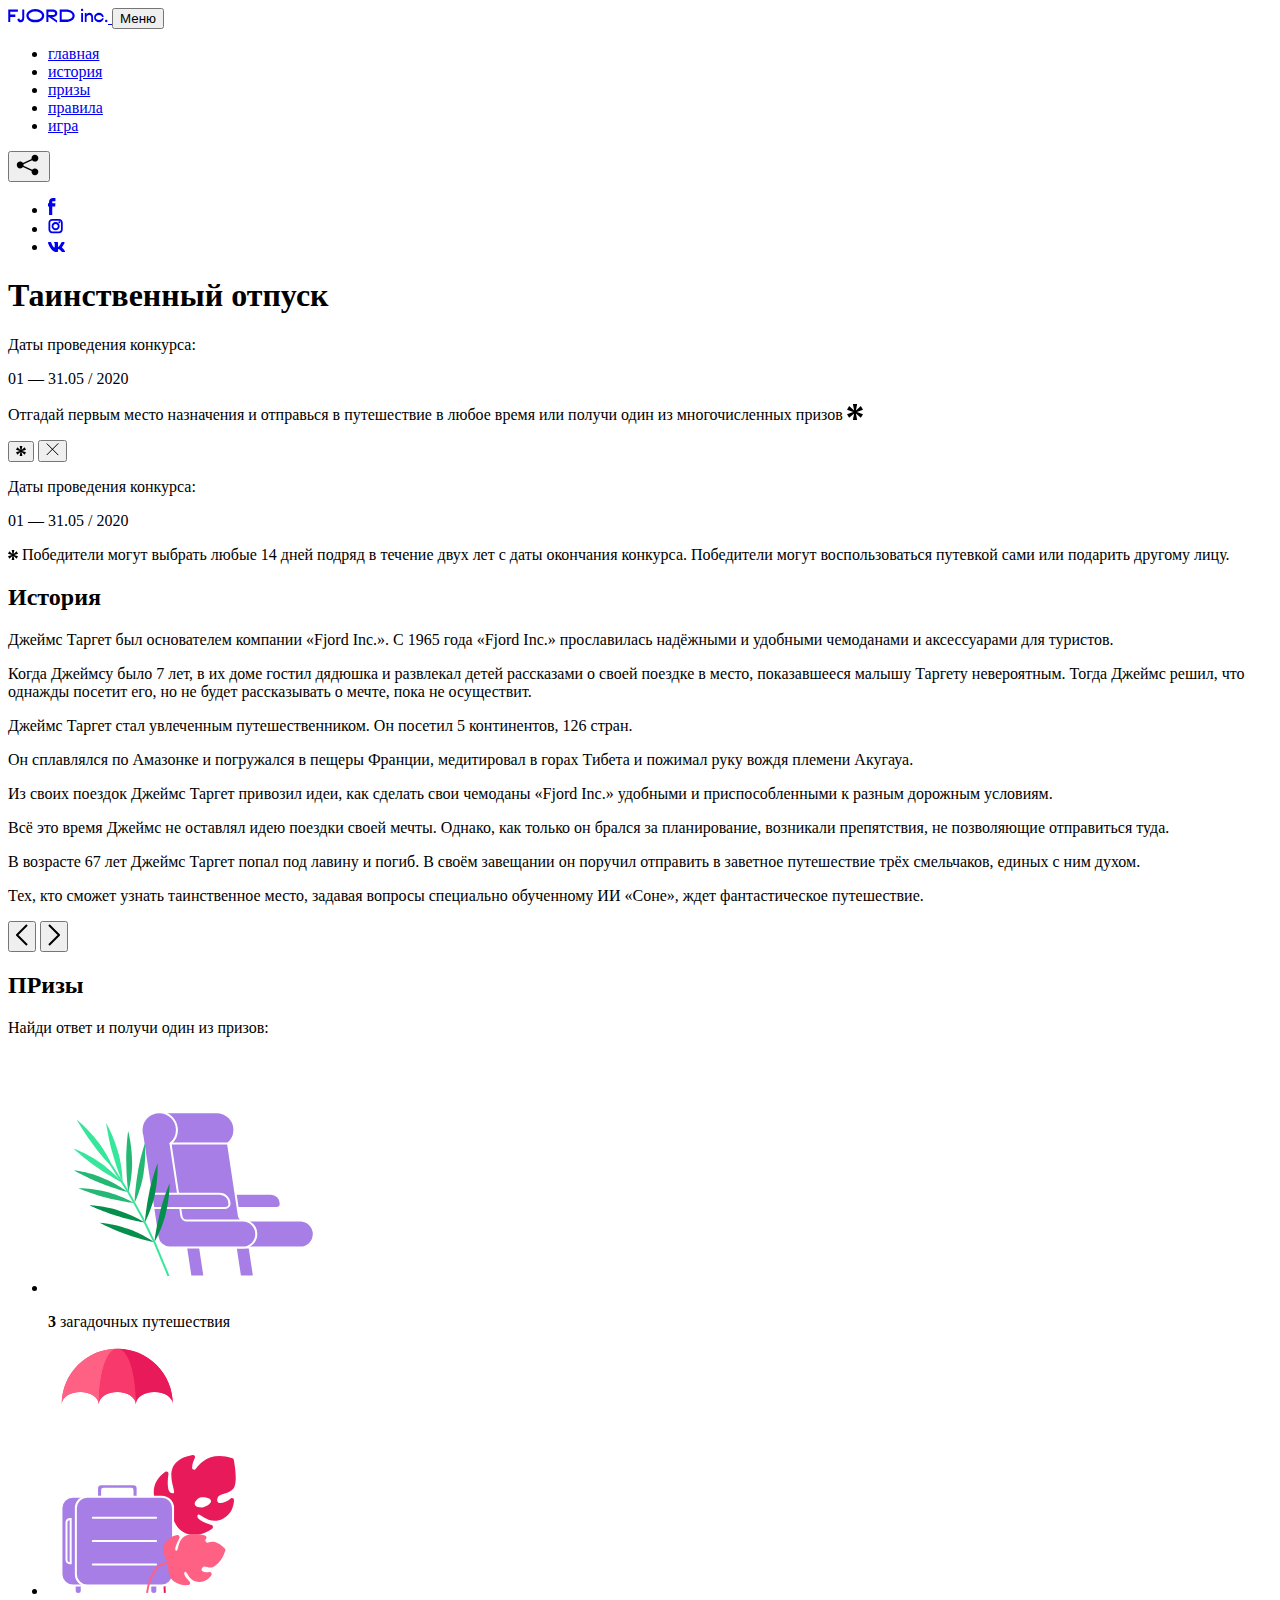
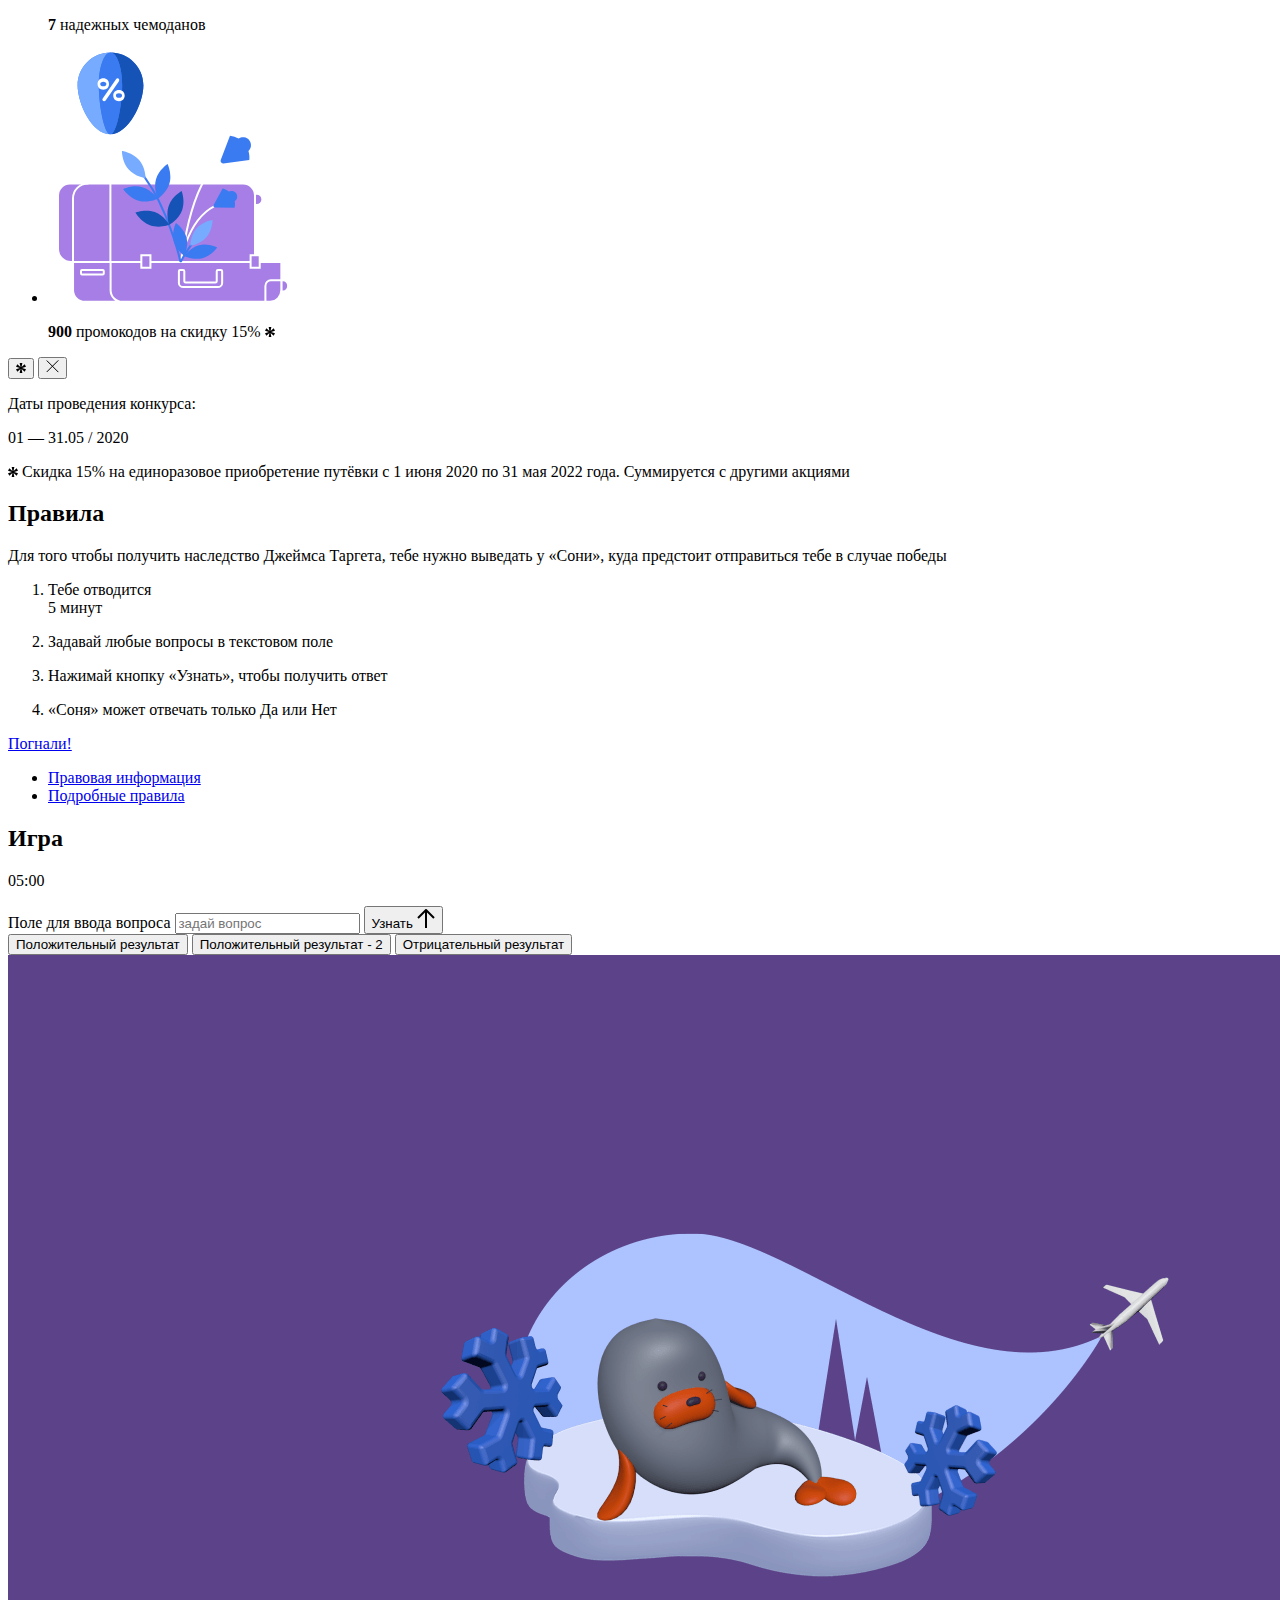
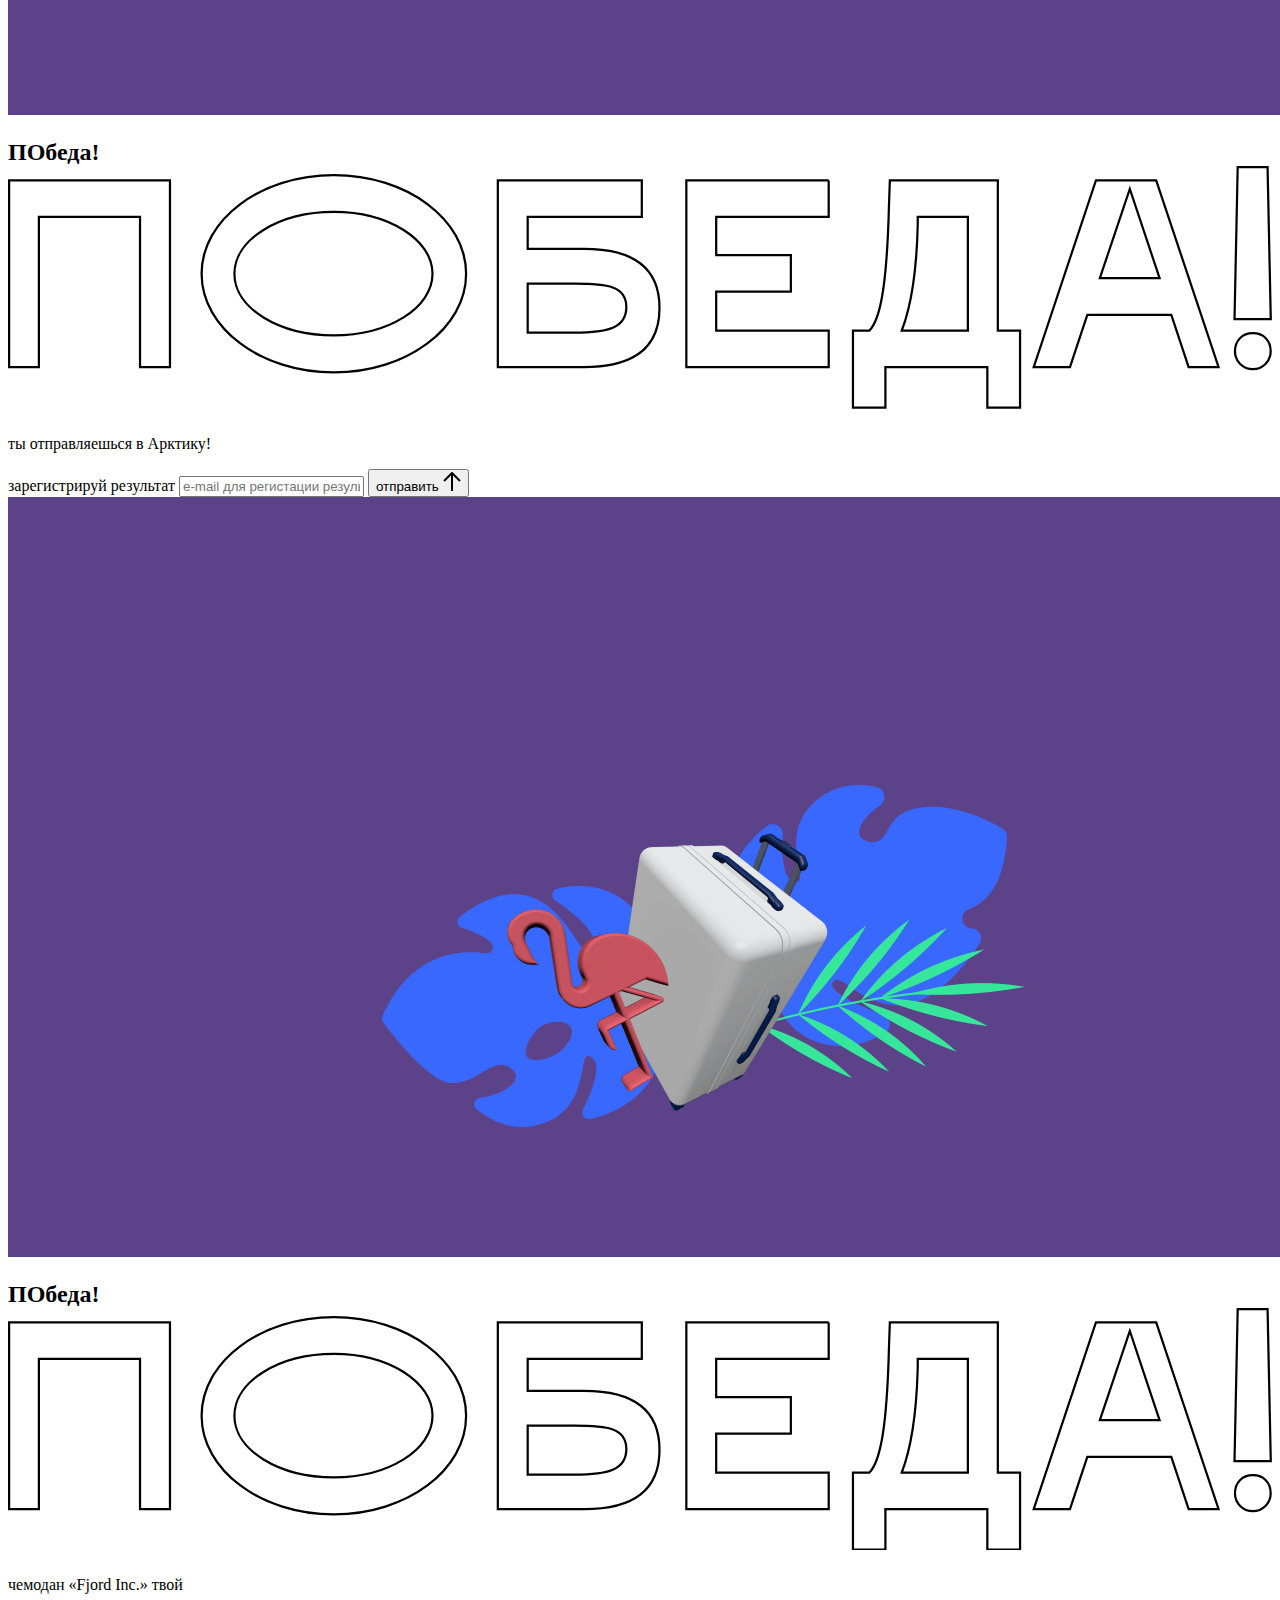
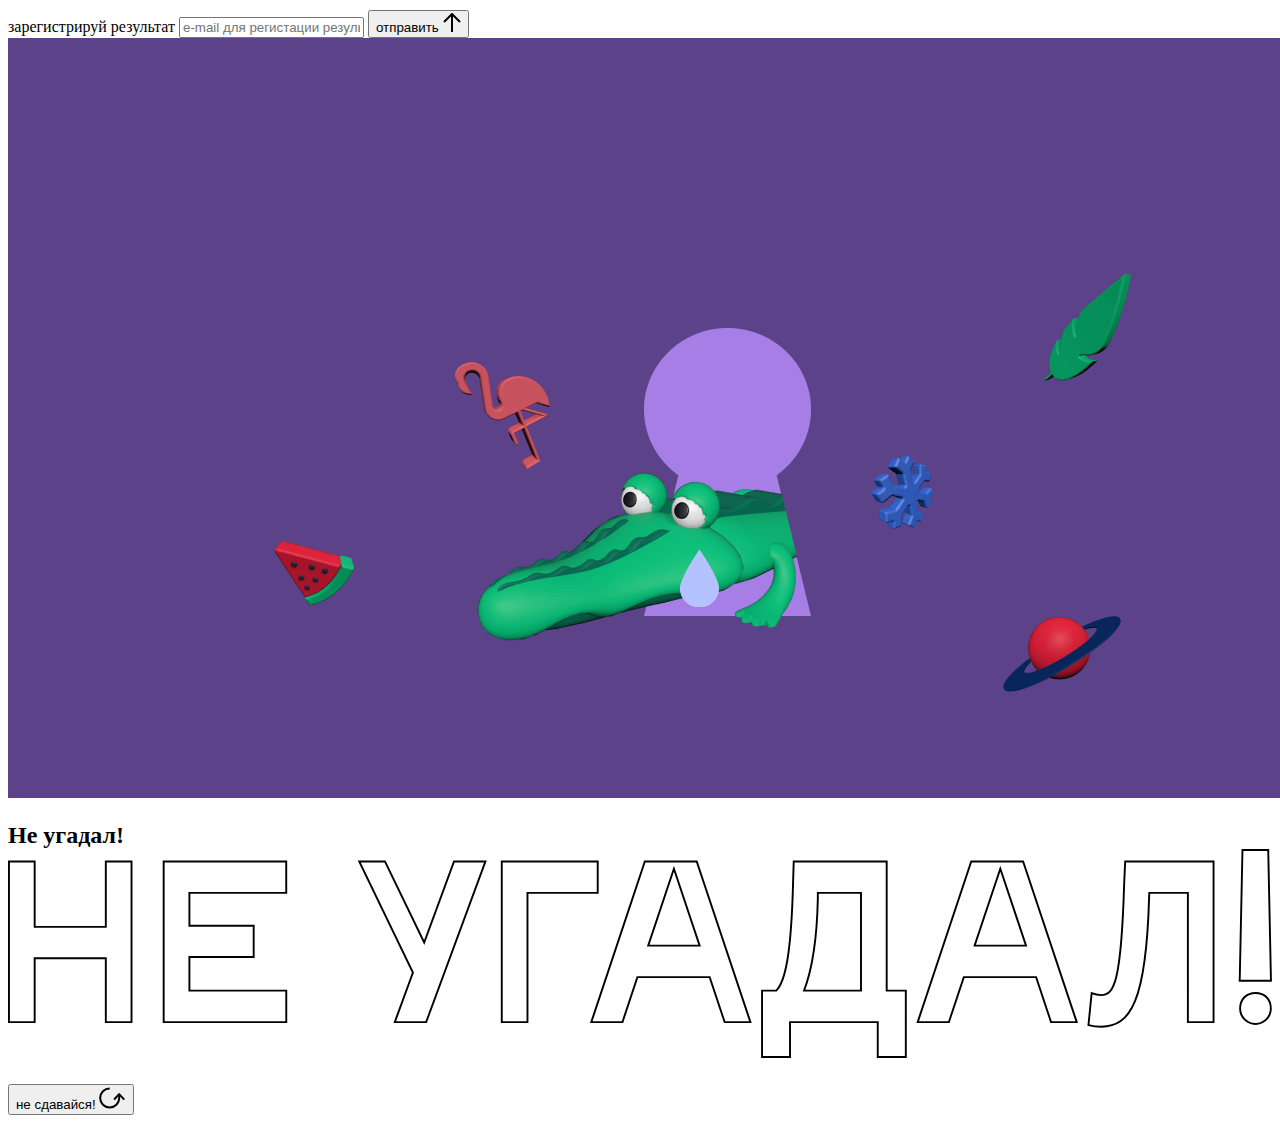
<file: source/index.html>
<!DOCTYPE html>
<html lang="ru">
<head>
  <meta charset="UTF-8">
  <meta name="description" content="">
  <meta name="viewport" content="width=device-width, initial-scale=1.0">
  <meta http-equiv="X-UA-Compatible" content="ie=edge">
  <title>Mysterious Vacation</title>
</head>
<body>

  <header class="page-header js-header">
    <div class="page-header__wrapper">
      <a href="#" class="page-header__logo" aria-label="Перейти на страницу FJORD.Inc">
        <svg width="100" height="15" viewBox="0 0 100 15" fill="none" xmlns="http://www.w3.org/2000/svg">
          <path d="M0.26 1.4V14H2.276V8.906H7.334V6.44H2.276V3.848H9.872V1.4H0.26ZM12.733 14.36C15.127 14.36 16.243 12.65 16.243 9.5V1.4H14.263V8.96C14.263 11.21 13.723 11.876 12.733 11.876C11.833 11.876 11.473 11.3 11.347 10.58L9.36702 10.94C9.63702 13.046 10.663 14.36 12.733 14.36ZM18.3918 7.7C18.3918 11.372 22.3878 14.36 27.3198 14.36C32.2518 14.36 36.2478 11.372 36.2478 7.7C36.2478 4.028 32.2518 1.04 27.3198 1.04C22.3878 1.04 18.3918 4.028 18.3918 7.7ZM20.6058 7.7C20.6058 5.378 23.6118 3.524 27.3198 3.524C30.9918 3.524 33.9798 5.378 33.9798 7.7C33.9798 10.004 30.9918 11.858 27.3198 11.858C23.6118 11.858 20.6058 10.004 20.6058 7.7ZM40.403 14V8.906H40.799L49.079 14.702V12.38L44.039 8.906H44.201C47.999 8.906 49.277 7.304 49.277 5.162C49.277 3.092 47.999 1.4 44.201 1.4H38.387V14H40.403ZM43.535 3.722C45.785 3.722 47.045 4.136 47.045 5.432C47.045 6.764 45.785 7.034 43.535 7.034H40.403V3.722H43.535ZM51.6936 1.382V14H57.8676C62.7456 14 66.7236 11.534 66.7236 7.7C66.7236 3.848 62.7456 1.382 57.8676 1.382H51.6936ZM53.7096 11.624V3.722H57.5436C61.5396 3.722 64.4916 5.018 64.4916 7.7C64.4916 10.238 61.5396 11.624 57.5436 11.624H53.7096ZM73.1832 14.018H74.9832V5H73.1832V14.018ZM72.9132 1.976C72.9132 2.57 73.3992 3.092 74.0832 3.092C74.7492 3.092 75.2352 2.57 75.2352 1.976C75.2352 1.382 74.7672 0.805999 74.0832 0.805999C73.3812 0.805999 72.9132 1.382 72.9132 1.976ZM76.7867 14H78.5687V9.104C78.7487 8.006 79.5947 6.962 81.0887 6.962C82.1147 6.962 83.2667 7.448 83.2667 9.554V14H85.0487V9.014C85.0487 6.152 83.2307 4.73 81.3587 4.73C79.9187 4.73 79.0727 5.558 78.5687 6.854V5H76.7867V14ZM90.9898 14.27C93.5098 14.27 95.3818 12.506 95.7238 10.328H94.0498C93.7258 11.3 92.6998 12.02 90.9898 12.02C88.8478 12.02 87.7678 10.922 87.7678 9.59C87.7678 8.24 88.8478 6.962 90.9898 6.962C92.7538 6.962 93.7978 7.844 94.0858 8.924H95.7418C95.4358 6.71 93.6178 4.73 90.9898 4.73C88.0918 4.73 86.1298 7.124 86.1298 9.59C86.1298 12.074 88.1278 14.27 90.9898 14.27ZM97.0693 12.938C97.0693 13.658 97.5553 14.144 98.2753 14.144C98.9953 14.144 99.4813 13.658 99.4813 12.938C99.4813 12.2 98.9953 11.714 98.2753 11.714C97.5553 11.714 97.0693 12.2 97.0693 12.938Z" fill="currentColor"/>
        </svg>
      </a>
      <button class="page-header__toggler js-menu-toggler" type="button" aria-label="Управление мобильным меню"><span>Меню</span></button>
      <nav class="page-header__nav">
        <div class="page-header__menu js-menu" id="menu">
          <ul>
            <li>
              <a class="js-menu-link active" href="#top" data-href="top">главная</a>
            </li>
            <li>
              <a class="js-menu-link" href="#story" data-href="story">история</a>
            </li>
            <li>
              <a class="js-menu-link" href="#prizes" data-href="prizes">призы</a>
            </li>
            <li>
              <a class="js-menu-link" href="#rules" data-href="rules">правила</a>
            </li>
            <li>
              <a class="js-menu-link" href="#game" data-href="game">игра</a>
            </li>
          </ul>
        </div>
        <div class="page-header__social">
          <div class="social-block js-social-block">
            <button class="social-block__toggler" aria-label="Управлять блоком с социальными кнопками">
              <svg width="26" height="22" viewBox="0 0 27 22" fill="none" xmlns="http://www.w3.org/2000/svg">
                <path d="M19.6721 7.43664C21.6273 7.43664 23.213 5.85095 23.213 3.89566C23.213 1.94037 21.6273 0.354675 19.6721 0.354675C17.7168 0.354675 16.1311 1.94037 16.1311 3.89566C16.1311 4.19968 16.1728 4.49178 16.2458 4.77345L7.21751 8.95527C6.57519 8.05214 5.52303 7.46049 4.33078 7.46049C2.37549 7.46049 0.789795 9.04618 0.789795 11.0015C0.789795 12.9568 2.37549 14.5425 4.33078 14.5425C5.52303 14.5425 6.57668 13.9508 7.21751 13.0477L16.2458 17.2295C16.1743 17.5112 16.1311 17.8033 16.1311 18.1073C16.1311 20.0626 17.7168 21.6483 19.6721 21.6483C21.6273 21.6483 23.213 20.0626 23.213 18.1073C23.213 16.152 21.6273 14.5663 19.6721 14.5663C18.4798 14.5663 17.4262 15.158 16.7853 16.0611L7.75701 11.8793C7.82854 11.5976 7.87176 11.3055 7.87176 11.0015C7.87176 10.6974 7.83003 10.4053 7.75701 10.1237L16.7853 5.94186C17.4262 6.84499 18.4783 7.43664 19.6721 7.43664Z" fill="currentColor"/>
              </svg>
            </button>
            <ul class="social-block__list">
              <li>
                <a class="social-block__link social-block__link--fb" href="#" aria-label="Мы на Facebook">
                  <svg width="8" height="17" viewBox="0 0 8 17" fill="none" xmlns="http://www.w3.org/2000/svg">
                    <path d="M4.24646 16.9899H1.09275L1.05793 8.49828H0V5.30707H1.05793V3.81124C1.05793 1.42084 2.57654 0 5.21735 0H7.41758V3.18585H5.30841C4.28262 3.18585 4.2478 3.48582 4.2478 4.24914V5.30707H7.42964L7.16716 8.49828H4.2478V16.9899H4.24646Z" fill="currentColor"/>
                  </svg>
                </a>
              </li>
              <li>
                <a class="social-block__link social-block__link--insta" href="#" aria-label="Мы в Instagram">
                  <svg width="15" height="15" viewBox="0 0 15 15" fill="none" xmlns="http://www.w3.org/2000/svg">
                    <path d="M11.0197 0H4.19806C2.14246 0 0.471191 1.66993 0.471191 3.72285V10.5499C0.471191 12.6082 2.14112 14.2727 4.19806 14.2727H11.0197C13.0753 14.2727 14.7466 12.6082 14.7466 10.5499V3.72285C14.7466 1.67127 13.0753 0 11.0197 0ZM11.0197 12.4849H4.19806C3.13076 12.4849 2.26432 11.6158 2.26432 10.5512V3.72419C2.26432 2.65956 3.13076 1.79715 4.19806 1.79715H11.0197C12.087 1.79715 12.9535 2.6609 12.9535 3.72419V10.5512C12.9535 11.6145 12.087 12.4849 11.0197 12.4849Z" fill="currentColor"/>
                    <path d="M7.60887 3.11084C5.38989 3.11084 3.58203 4.9187 3.58203 7.14036C3.58203 9.35532 5.38989 11.1645 7.60887 11.1645C9.83053 11.1645 11.6357 9.35666 11.6357 7.14036C11.6357 4.9187 9.83053 3.11084 7.60887 3.11084ZM7.60887 9.36871C6.37551 9.36871 5.37784 8.37372 5.37784 7.14036C5.37784 5.90699 6.37551 4.90665 7.60887 4.90665C8.83822 4.90665 9.84259 5.90833 9.84259 7.14036C9.84392 8.37238 8.83822 9.36871 7.60887 9.36871Z" fill="currentColor"/>
                    <path d="M11.3573 2.35962C10.8256 2.35962 10.3931 2.79752 10.3931 3.32381C10.3931 3.85546 10.8256 4.29336 11.3573 4.29336C11.8862 4.29336 12.3215 3.85546 12.3215 3.32381C12.3215 2.79752 11.8862 2.35962 11.3573 2.35962Z" fill="currentColor"/>
                  </svg>
                </a>
              </li>
              <li>
                <a class="social-block__link social-block__link--vk" href="#" aria-label="Мы ВКонтакте">
                  <svg width="17" height="10" viewBox="0 0 17 10" fill="none" xmlns="http://www.w3.org/2000/svg">
                    <path d="M14.1234 4.9002C14.1234 4.9002 16.3623 1.72708 16.5866 0.680242C16.6595 0.312285 16.4947 0.103188 16.1069 0.103188C16.1069 0.103188 14.8193 0.103188 14.168 0.103188C13.7235 0.103188 13.5587 0.293278 13.4235 0.579768C13.4235 0.579768 12.3724 2.82553 11.0969 4.24712C10.6861 4.70333 10.4781 4.84318 10.2511 4.84318C10.0646 4.84318 9.98625 4.6911 9.98625 4.27834V0.649016C9.98625 0.147997 9.92545 0.00135496 9.5066 0.00135496H6.39628C6.15578 0.00135496 6.0085 0.134417 6.0085 0.324506C6.0085 0.801084 6.73406 0.908351 6.73406 2.20231V4.87305C6.73406 5.40529 6.70569 5.61575 6.45303 5.61575C5.78016 5.61575 4.19528 3.30618 3.30623 0.678887C3.12923 0.145282 2.93737 0 2.43475 0H0.486409C0.205373 0 0 0.190085 0 0.476576C0 0.991172 0.60666 3.40801 2.99277 6.64358C4.59927 8.8201 6.70569 10 8.60269 10C9.76196 10 10.0416 9.80312 10.0416 9.31432V7.63883C10.0416 7.22607 10.2065 7.04956 10.4429 7.04956C10.7078 7.04956 11.1847 7.13238 12.2805 8.22268C13.5843 9.47862 13.6762 10 14.3896 10H16.5676C16.7919 10 17 9.89273 17 9.52342C17 9.02919 16.3623 8.15343 15.384 7.10659C14.9801 6.56755 14.3302 5.98914 14.1248 5.72301C13.8275 5.40801 13.9154 5.23014 14.1234 4.9002Z" fill="currentColor"/>
                  </svg>
                </a>
              </li>
            </ul>
          </div>
        </div>
      </nav>
    </div>
  </header>

  <main class="page-content">

    <section class="animation-screen"></section>

    <section class="screen screen--hidden screen--intro" id="top">
      <div class="screen__wrapper">
        <div class="intro">
          <h1 class="intro__title">Таинственный отпуск</h1>
          <div class="intro__content">
            <div class="intro__info">
              <p class="intro__label">Даты проведения конкурса:</p>
              <p class="intro__date">01 — 31.05 / 2020</p>
            </div>
            <div class="intro__message">
              <p>
                Отгадай первым место назначения и&nbsp;отправься в&nbsp;путешествие в&nbsp;любое время или получи один из многочисленных призов
                <svg width="16" height="16" viewBox="0 0 10 10" fill="none" xmlns="http://www.w3.org/2000/svg">
                  <path d="M0 6.35337L3.90271 4.99012L0 3.64663L1.34615 1.32374L4.44287 4.01073L3.67364 0H6.34615L5.57692 4.01073L8.65385 1.32374L10 3.64663L6.13405 4.99012L10 6.35337L8.65385 8.65651L5.57692 5.98927L6.34615 10H3.67364L4.44287 5.96952L1.34615 8.65651L0 6.35337Z" fill="currentColor"/>
                </svg>
              </p>
            </div>
          </div>
        </div>
      </div>
      <div class="screen__footer js-footer">
        <button class="screen__footer-enlarge js-footer-toggler" type="button" aria-label="Показать сообщение">
          <svg width="10" height="10" viewBox="0 0 10 10" fill="none" xmlns="http://www.w3.org/2000/svg">
            <path d="M0 6.35337L3.90271 4.99012L0 3.64663L1.34615 1.32374L4.44287 4.01073L3.67364 0H6.34615L5.57692 4.01073L8.65385 1.32374L10 3.64663L6.13405 4.99012L10 6.35337L8.65385 8.65651L5.57692 5.98927L6.34615 10H3.67364L4.44287 5.96952L1.34615 8.65651L0 6.35337Z" fill="currentColor"/>
          </svg>
        </button>
        <button class="screen__footer-collapse js-footer-toggler" type="button" aria-label="Скрыть сообщение">
          <svg width="13" height="13" viewBox="0 0 13 13" fill="none" xmlns="http://www.w3.org/2000/svg">
            <line x1="12.3536" y1="0.353553" x2="0.738349" y2="11.9688" stroke="currentColor"/>
            <line x1="0.738319" y1="0.539925" x2="12.3535" y2="12.1551" stroke="currentColor"/>
          </svg>
        </button>
        <div class="screen__footer-wrapper">
          <div class="screen__footer-announce">
            <p class="screen__footer-label">Даты проведения конкурса:</p>
            <p class="screen__footer-date">01 — 31.05 / 2020</p>
          </div>
          <div class="screen__footer-note">
            <p>
              <svg width="10" height="10" viewBox="0 0 10 10" fill="none" xmlns="http://www.w3.org/2000/svg">
                <path d="M0 6.35337L3.90271 4.99012L0 3.64663L1.34615 1.32374L4.44287 4.01073L3.67364 0H6.34615L5.57692 4.01073L8.65385 1.32374L10 3.64663L6.13405 4.99012L10 6.35337L8.65385 8.65651L5.57692 5.98927L6.34615 10H3.67364L4.44287 5.96952L1.34615 8.65651L0 6.35337Z" fill="currentColor"/>
              </svg>
              <span>Победители могут выбрать любые 14 дней подряд в&nbsp;течение двух лет с&nbsp;даты окончания конкурса. Победители могут воспользоваться путевкой сами или подарить другому лицу.</span>
            </p>
          </div>
        </div>
      </div>
    </section>

    <section class="screen screen--hidden screen--story" id="story">

      <div class="slider swiper-container js-slider">

        <div class="swiper-wrapper">

          <div class="slider__item swiper-slide">
            <h2 class="slider__item-title">История</h2>
            <p class="slider__item-text">Джеймс Таргет был основателем компании &laquo;Fjord Inc.&raquo;. С&nbsp;1965 года &laquo;Fjord Inc.&raquo; прославилась надёжными и&nbsp;удобными чемоданами и&nbsp;аксессуарами для туристов.</p>
          </div>

          <div class="slider__item swiper-slide">
            <p class="slider__item-text">Когда Джеймсу было 7&nbsp;лет, в&nbsp;их&nbsp;доме гостил дядюшка и&nbsp;развлекал детей рассказами о&nbsp;своей поездке в&nbsp;место, показавшееся малышу Таргету невероятным. Тогда Джеймс решил, что однажды посетит его, но&nbsp;не&nbsp;будет рассказывать о&nbsp;мечте, пока не&nbsp;осуществит.</p>
          </div>

          <div class="slider__item swiper-slide">
            <p class="slider__item-text">Джеймс Таргет стал увлеченным путешественником. Он&nbsp;посетил 5&nbsp;континентов, 126&nbsp;стран.</p>
          </div>

          <div class="slider__item swiper-slide">
            <p class="slider__item-text">Он&nbsp;сплавлялся по&nbsp;Амазонке и&nbsp;погружался в&nbsp;пещеры Франции, медитировал в&nbsp;горах Тибета и&nbsp;пожимал руку вождя племени Акугауа.</p>
          </div>

          <div class="slider__item swiper-slide">
            <p class="slider__item-text">Из&nbsp;своих поездок Джеймс Таргет привозил идеи, как сделать свои чемоданы &laquo;Fjord Inc.&raquo; удобными и&nbsp;приспособленными к&nbsp;разным дорожным условиям.</p>
          </div>

          <div class="slider__item swiper-slide">
            <p class="slider__item-text">Всё это время Джеймс не&nbsp;оставлял идею поездки своей мечты. Однако, как только он&nbsp;брался за&nbsp;планирование, возникали препятствия, не&nbsp;позволяющие отправиться туда.</p>
          </div>

          <div class="slider__item swiper-slide">
            <p class="slider__item-text">В&nbsp;возрасте 67&nbsp;лет Джеймс Таргет попал под лавину и&nbsp;погиб. В&nbsp;своём завещании он&nbsp;поручил отправить в&nbsp;заветное путешествие трёх смельчаков, единых с&nbsp;ним духом.</p>
          </div>

          <div class="slider__item swiper-slide">
            <p class="slider__item-text">Тех, кто сможет узнать таинственное место, задавая вопросы специально обученному ИИ&nbsp;&laquo;Соне&raquo;, ждет фантастическое путешествие.</p>
          </div>
        </div>
        <div class="slider__controls">
          <button class="slider__control slider__control--prev js-control-prev" type="button" aria-label="Показать предыдущую историю">
            <svg width="12" height="22" viewBox="0 0 12 22" fill="none" xmlns="http://www.w3.org/2000/svg">
              <path d="M11 1L1 11L11 21" stroke="currentColor" stroke-width="2" stroke-linejoin="round"/>
            </svg>
          </button>
          <button class="slider__control slider__control--next js-control-next" type="button" aria-label="Показать следующую историю">
            <svg width="12" height="22" viewBox="0 0 12 22" fill="none" xmlns="http://www.w3.org/2000/svg">
              <path d="M1 1L11 11L1 21" stroke="currentColor" stroke-width="2" stroke-linejoin="round"/>
            </svg>
          </button>
        </div>
        <div class="slider__pagination swiper-pagination"></div>
      </div>
    </section>

    <section class="screen screen--hidden screen--prizes" id="prizes">
      <div class="screen__wrapper">
        <div class="prizes">
          <h2 class="prizes__title">ПРизы</h2>
          <div class="prizes__lead">
            <p>Найди ответ и&nbsp;получи один из&nbsp;призов:</p>
          </div>
          <ul class="prizes__list">
            <li class="prizes__item prizes__item--journeys">
              <div class="prizes__icon">
                <picture>
                  <source srcset="img/prize1-mob.svg" media="(orientation: portrait)">
                  <img src="img/prize1.svg" alt="">
                </picture>
              </div>
              <p class="prizes__desc">
                <b>3</b>
                <span>загадочных путешествия</span>
              </p>
            </li>
            <li class="prizes__item prizes__item--cases">
              <div class="prizes__icon">
                <picture>
                  <source srcset="img/prize2-mob.svg" media="(orientation: portrait)">
                  <img src="img/prize2.svg" alt="">
                </picture>
              </div>
              <p class="prizes__desc">
                <b>7</b>
                <span>надежных чемоданов</span>
              </p>
            </li>
            <li class="prizes__item prizes__item--codes">
              <div class="prizes__icon">
                <picture>
                  <source srcset="img/prize3-mob.svg" media="(orientation: portrait)">
                  <img src="img/prize3.svg" alt="">
                </picture>
              </div>
              <p class="prizes__desc">
                <b>900</b>
                <span>
                  промокодов на&nbsp;скидку 15%
                  <svg width="10" height="10" viewBox="0 0 10 10" fill="none" xmlns="http://www.w3.org/2000/svg">
                    <path d="M0 6.35337L3.90271 4.99012L0 3.64663L1.34615 1.32374L4.44287 4.01073L3.67364 0H6.34615L5.57692 4.01073L8.65385 1.32374L10 3.64663L6.13405 4.99012L10 6.35337L8.65385 8.65651L5.57692 5.98927L6.34615 10H3.67364L4.44287 5.96952L1.34615 8.65651L0 6.35337Z" fill="currentColor"/>
                  </svg>
                </span>
              </p>
            </li>
          </ul>
        </div>
      </div>
      <div class="screen__footer js-footer">
        <button class="screen__footer-enlarge js-footer-toggler" type="button" aria-label="Показать сообщение">
          <svg width="10" height="10" viewBox="0 0 10 10" fill="none" xmlns="http://www.w3.org/2000/svg">
            <path d="M0 6.35337L3.90271 4.99012L0 3.64663L1.34615 1.32374L4.44287 4.01073L3.67364 0H6.34615L5.57692 4.01073L8.65385 1.32374L10 3.64663L6.13405 4.99012L10 6.35337L8.65385 8.65651L5.57692 5.98927L6.34615 10H3.67364L4.44287 5.96952L1.34615 8.65651L0 6.35337Z" fill="currentColor"/>
          </svg>
        </button>
        <button class="screen__footer-collapse js-footer-toggler" type="button" aria-label="Скрыть сообщение">
          <svg width="13" height="13" viewBox="0 0 13 13" fill="none" xmlns="http://www.w3.org/2000/svg">
            <line x1="12.3536" y1="0.353553" x2="0.738349" y2="11.9688" stroke="currentColor"/>
            <line x1="0.738319" y1="0.539925" x2="12.3535" y2="12.1551" stroke="currentColor"/>
          </svg>
        </button>
        <div class="screen__footer-wrapper">
          <div class="screen__footer-announce">
            <p class="screen__footer-label">Даты проведения конкурса:</p>
            <p class="screen__footer-date">01 — 31.05 / 2020</p>
          </div>
          <div class="screen__footer-note">
            <p>
              <svg width="10" height="10" viewBox="0 0 10 10" fill="none" xmlns="http://www.w3.org/2000/svg">
                <path d="M0 6.35337L3.90271 4.99012L0 3.64663L1.34615 1.32374L4.44287 4.01073L3.67364 0H6.34615L5.57692 4.01073L8.65385 1.32374L10 3.64663L6.13405 4.99012L10 6.35337L8.65385 8.65651L5.57692 5.98927L6.34615 10H3.67364L4.44287 5.96952L1.34615 8.65651L0 6.35337Z" fill="currentColor"/>
              </svg>
              <span>Скидка&nbsp;15% на&nbsp;единоразовое приобретение путёвки с&nbsp;1&nbsp;июня 2020 по&nbsp;31&nbsp;мая 2022&nbsp;года. Суммируется с&nbsp;другими акциями</span>
            </p>
          </div>
        </div>
      </div>
    </section>

    <section class="screen screen--hidden screen--rules" id="rules">
      <div class="screen__wrapper">
        <div class="rules">
          <h2 class="rules__title">Правила</h2>
          <div class="rules__lead">
            <p>Для того чтобы получить наследство Джеймса Таргета, тебе нужно выведать у&nbsp;&laquo;Сони&raquo;, куда предстоит отправиться тебе в&nbsp;случае победы</p>
          </div>
          <ol class="rules__list">
            <li class="rules__item">
              <p>Тебе отводится <br>5&nbsp;минут</p>
            </li>
            <li class="rules__item">
              <p>Задавай любые вопросы в&nbsp;текстовом поле</p>
            </li>
            <li class="rules__item">
              <p>Нажимай кнопку &laquo;Узнать&raquo;, чтобы получить ответ</p>
            </li>
            <li class="rules__item">
              <p>&laquo;Соня&raquo; может отвечать только&nbsp;Да или Нет</p>
            </li>
          </ol>
          <a href="#game" class="rules__link btn">Погнали!</a>
        </div>
      </div>
      <div class="screen__disclaimer">
        <div class="disclaimer">
          <ul>
            <li>
              <a href="#">Правовая информация</a>
            </li>
            <li>
              <a href="#">Подробные правила</a>
            </li>
          </ul>
        </div>
      </div>
    </section>

    <section class="screen screen--hidden screen--game" id="game">
      <div class="screen__wrapper">
        <div class="game">
          <div class="game__header">
            <h2 class="game__title">Игра</h2>
            <div class="game__counter">
              <span>05</span>:<span>00</span>
            </div>
          </div>
          <div class="game__body">
            <div class="chat">
              <div class="chat__body js-chat">
                <ul class="chat__list" id="messages"></ul>
              </div>
              <div class="chat__footer">
                <form action="#" method="post" class="form" id="message-form">
                  <label for="message-field" class="visually-hidden">Поле для ввода вопроса</label>
                  <input type="text" class="form__field" id="message-field" placeholder="задай вопрос">
                  <button class="form__button btn">
                    Узнать
                    <svg width="18" height="19" viewBox="0 0 18 19" fill="none" xmlns="http://www.w3.org/2000/svg">
                      <path stroke="currentColor" stroke-width="2" d="M9 19V1"/>
                      <path d="M1 9l8-8 8 8" stroke="currentColor" stroke-width="2" stroke-linejoin="round"/>
                    </svg>
                  </button>
                </form>
              </div>
            </div>
          </div>
          <!-- временные кнопки для показа результата -->
          <div class="game__buttons">
            <button class="game__button btn js-show-result" type="button" data-target="result">Положительный результат</button>
            <button class="game__button btn js-show-result" type="button" data-target="result2">Положительный результат - 2</button>
            <button class="game__button btn js-show-result" type="button" data-target="result3">Отрицательный результат</button>
          </div>
        </div>
      </div>
    </section>

    <section class="screen screen--hidden screen--result" id="result">
      <div class="screen__wrapper">
        <div class="result result--trip">
          <div class="result__image">
            <picture>
              <source srcset="img/result1-mob.png 1x, img/result1-mob@2x.png 2x" media="(max-width: 768px) and (orientation: portrait)">
              <img src="img/result1.png" srcset="img/result1@2x.png 2x" alt="">
            </picture>
          </div>
          <h2 class="result__title">
            <span class="visually-hidden">ПОбеда!</span>
            <svg xmlns="http://www.w3.org/2000/svg" viewBox="0 0 568.85 109.24">
              <path d="M16,24.44V92H2.6V8H75V92H61.52V24.44H16Z" transform="translate(-2.1 -1.5)" fill="none" stroke="currentColor"/>
              <path
                d="M148.76,5.6c32.88,0,59.52,19.92,59.52,44.4s-26.64,44.4-59.52,44.4S89.24,74.48,89.24,50,115.88,5.6,148.76,5.6Zm0,72.12c24.48,0,44.4-12.36,44.4-27.72s-19.92-27.84-44.4-27.84C124,22.16,104,34.52,104,50S124,77.72,148.76,77.72Z"
                transform="translate(-2.1 -1.5)" fill="none" stroke="currentColor"/>
              <path
                d="M287.36,8V24.44H236v14.4h25.32c25.44,0,34,11.16,34,26.52,0,15.6-8.52,26.64-34,26.64H222.56V8h64.8ZM256.88,76.52c15.12,0,23.52-2,23.52-11.52S272,54.44,256.88,54.44H236V76.52h20.88Z"
                transform="translate(-2.1 -1.5)" fill="none" stroke="currentColor"/>
              <path d="M371.47,8V24.44H320.84V41.6h33.6V58h-33.6V75.56h50.64V92H307.4V8h64.08Z" transform="translate(-2.1 -1.5)"
                    fill="none" stroke="currentColor"/>
              <path
                d="M382.39,110.24V75.56h7.44c4.56-4.68,7.8-18.36,8.76-56L399,8h48.6V75.56h10v34.68H442.87V92H397v18.24H382.39Zm51.72-34.68V24.44H411.55v3.12c-0.48,22.44-3.24,37.68-7.2,48h29.76Z"
                transform="translate(-2.1 -1.5)" fill="none" stroke="currentColor"/>
              <path
                d="M463.75,92l28-84h27.12l28.08,84H533.47l-7.8-23.52h-37.8L480.07,92H463.75Zm56.64-40L507,11.84,493.51,52h26.88Z"
                transform="translate(-2.1 -1.5)" fill="none" stroke="currentColor"/>
              <path
                d="M554.12,70.4L555.55,2H569l1.44,68.4H554.12Zm8.28,6.36c4.8,0,8,3.24,8,8.16a8,8,0,1,1-16.08,0C554.35,80,557.59,76.76,562.39,76.76Z"
                transform="translate(-2.1 -1.5)" fill="none" stroke="currentColor"/>
            </svg>
          </h2>
          <div class="result__text">
            <p>ты&nbsp;отправляешься в&nbsp;Арктику!</p>
          </div>
          <div class="result__form">
            <form action="#" method="post" class="form form--result">
              <label for="email-field" class="form__label">зарегистрируй результат</label>
              <input type="email" class="form__field" id="email-field" placeholder="e-mail для регистации результата и получения приза" required>
              <button class="form__button btn">
                отправить
                <svg width="18" height="19" viewBox="0 0 18 19" fill="none" xmlns="http://www.w3.org/2000/svg">
                  <path stroke="currentColor" stroke-width="2" d="M9 19V1"/>
                  <path d="M1 9l8-8 8 8" stroke="currentColor" stroke-width="2" stroke-linejoin="round"/>
                </svg>
              </button>
            </form>
          </div>
        </div>
      </div>
    </section>

    <section class="screen screen--hidden screen--result" id="result2">
      <div class="screen__wrapper">
        <div class="result result--prize">
          <div class="result__image">
            <picture>
              <source srcset="img/result2-mob.png 1x, img/result2-mob@2x.png 2x" media="(max-width: 768px) and (orientation: portrait)">
              <img src="img/result2.png" srcset="img/result2@2x.png 2x" alt="">
            </picture>
          </div>
          <h2 class="result__title">
            <span class="visually-hidden">ПОбеда!</span>
            <svg xmlns="http://www.w3.org/2000/svg" viewBox="0 0 568.85 109.24">
              <path d="M16,24.44V92H2.6V8H75V92H61.52V24.44H16Z" transform="translate(-2.1 -1.5)" fill="none" stroke="currentColor"/>
              <path
                d="M148.76,5.6c32.88,0,59.52,19.92,59.52,44.4s-26.64,44.4-59.52,44.4S89.24,74.48,89.24,50,115.88,5.6,148.76,5.6Zm0,72.12c24.48,0,44.4-12.36,44.4-27.72s-19.92-27.84-44.4-27.84C124,22.16,104,34.52,104,50S124,77.72,148.76,77.72Z"
                transform="translate(-2.1 -1.5)" fill="none" stroke="currentColor"/>
              <path
                d="M287.36,8V24.44H236v14.4h25.32c25.44,0,34,11.16,34,26.52,0,15.6-8.52,26.64-34,26.64H222.56V8h64.8ZM256.88,76.52c15.12,0,23.52-2,23.52-11.52S272,54.44,256.88,54.44H236V76.52h20.88Z"
                transform="translate(-2.1 -1.5)" fill="none" stroke="currentColor"/>
              <path d="M371.47,8V24.44H320.84V41.6h33.6V58h-33.6V75.56h50.64V92H307.4V8h64.08Z" transform="translate(-2.1 -1.5)"
                    fill="none" stroke="currentColor"/>
              <path
                d="M382.39,110.24V75.56h7.44c4.56-4.68,7.8-18.36,8.76-56L399,8h48.6V75.56h10v34.68H442.87V92H397v18.24H382.39Zm51.72-34.68V24.44H411.55v3.12c-0.48,22.44-3.24,37.68-7.2,48h29.76Z"
                transform="translate(-2.1 -1.5)" fill="none" stroke="currentColor"/>
              <path
                d="M463.75,92l28-84h27.12l28.08,84H533.47l-7.8-23.52h-37.8L480.07,92H463.75Zm56.64-40L507,11.84,493.51,52h26.88Z"
                transform="translate(-2.1 -1.5)" fill="none" stroke="currentColor"/>
              <path
                d="M554.12,70.4L555.55,2H569l1.44,68.4H554.12Zm8.28,6.36c4.8,0,8,3.24,8,8.16a8,8,0,1,1-16.08,0C554.35,80,557.59,76.76,562.39,76.76Z"
                transform="translate(-2.1 -1.5)" fill="none" stroke="currentColor"/>
            </svg>
          </h2>
          <div class="result__text">
            <p>чемодан &laquo;Fjord&nbsp;Inc.&raquo;&nbsp;твой</p>
          </div>
          <div class="result__form">
            <form action="#" method="post" class="form form--result">
              <label for="email-field2" class="form__label">зарегистрируй результат</label>
              <input type="email" class="form__field" id="email-field2" placeholder="e-mail для регистации результата и получения приза" required>
              <button class="form__button btn">
                отправить
                <svg width="18" height="19" viewBox="0 0 18 19" fill="none" xmlns="http://www.w3.org/2000/svg">
                  <path stroke="currentColor" stroke-width="2" d="M9 19V1"/>
                  <path d="M1 9l8-8 8 8" stroke="currentColor" stroke-width="2" stroke-linejoin="round"/>
                </svg>
              </button>
            </form>
          </div>
        </div>
      </div>
    </section>

    <section class="screen screen--hidden screen--result" id="result3">
      <div class="screen__wrapper">
        <div class="result result--negative">
          <div class="result__image">
            <picture>
              <source srcset="img/result3-mob.png 1x, img/result3-mob@2x.png 2x" media="(max-width: 768px) and (orientation: portrait)">
              <img src="img/result3.png" srcset="img/result3@2x.png 2x" alt="">
            </picture>
          </div>
          <h2 class="result__title">
            <span class="visually-hidden">Не угадал!</span>
            <svg xmlns="http://www.w3.org/2000/svg" viewBox="0 0 660.77 109.24">
              <path d="M2.66,92V8H16.1V42.2H53.3V8H66.74V92H53.3V58.64H16.1V92H2.66Z" transform="translate(-2.16 -1.5)"
                    fill="none" stroke="currentColor"/>
              <path d="M147.62,8V24.44H97V41.6h33.6V58H97V75.56h50.64V92H83.54V8h64.08Z" transform="translate(-2.16 -1.5)"
                    fill="none" stroke="currentColor"/>
              <path d="M199.22,8l20.52,42.36L235.34,8h16.44l-31,84H204.38l9.48-25.92L185.78,8h13.44Z"
                    transform="translate(-2.16 -1.5)" fill="none" stroke="currentColor"/>
              <path d="M273.74,24.44V92H260.3V8h50.16V24.44H273.74Z" transform="translate(-2.16 -1.5)" fill="none"
                    stroke="currentColor"/>
              <path
                d="M307.1,92l28-84h27.12l28.08,84H376.82L369,68.48h-37.8L323.42,92H307.1Zm56.64-40L350.3,11.84,336.86,52h26.88Z"
                transform="translate(-2.16 -1.5)" fill="none" stroke="currentColor"/>
              <path
                d="M396.38,110.24V75.56h7.44c4.56-4.68,7.8-18.36,8.76-56L412.94,8h48.6V75.56h10v34.68H456.86V92H411v18.24H396.38ZM448.1,75.56V24.44H425.54v3.12c-0.48,22.44-3.24,37.68-7.2,48H448.1Z"
                transform="translate(-2.16 -1.5)" fill="none" stroke="currentColor"/>
              <path
                d="M477.74,92l28-84h27.12L560.9,92H547.46l-7.8-23.52h-37.8L494.06,92H477.74Zm56.64-40-13.44-40.2L507.5,52h26.88Z"
                transform="translate(-2.16 -1.5)" fill="none" stroke="currentColor"/>
              <path
                d="M568.7,76.88a13.77,13.77,0,0,0,5,1c6.6,0,10.44-6.24,12-58.32L586.22,8h46.2V92H619V24.44H598.82l-0.12,3.12C597.14,81,589,94.4,573.74,94.4a28.55,28.55,0,0,1-6.72-.84Z"
                transform="translate(-2.16 -1.5)" fill="none" stroke="currentColor"/>
              <path
                d="M646.1,70.4L647.54,2H661l1.44,68.4H646.1Zm8.28,6.36c4.8,0,8,3.24,8,8.16a8,8,0,0,1-16.08,0C646.34,80,649.58,76.76,654.38,76.76Z"
                transform="translate(-2.16 -1.5)" fill="none" stroke="currentColor"/>
            </svg>
          </h2>
          <button class="result__button js-play" type="button">
            не сдавайся!
            <span>
              <svg width="27" height="22" viewBox="0 0 27 22" fill="none" xmlns="http://www.w3.org/2000/svg">
                <path d="M10.6899 1.47998C5.42992 1.47998 1.16992 5.73998 1.16992 11C1.16992 16.26 5.42992 20.52 10.6899 20.52C15.9499 20.52 20.2099 16.26 20.2099 11V7.13998" stroke="currentColor" stroke-width="2" stroke-miterlimit="10"/>
                <path d="M15.1099 12.5099L20.1499 7.13989L25.3099 12.6299" stroke="currentColor" stroke-width="2" stroke-miterlimit="10" stroke-linejoin="round"/>
              </svg>
            </span>
          </button>
        </div>
      </div>
    </section>

  </main>

</body>
</html>
</file>
